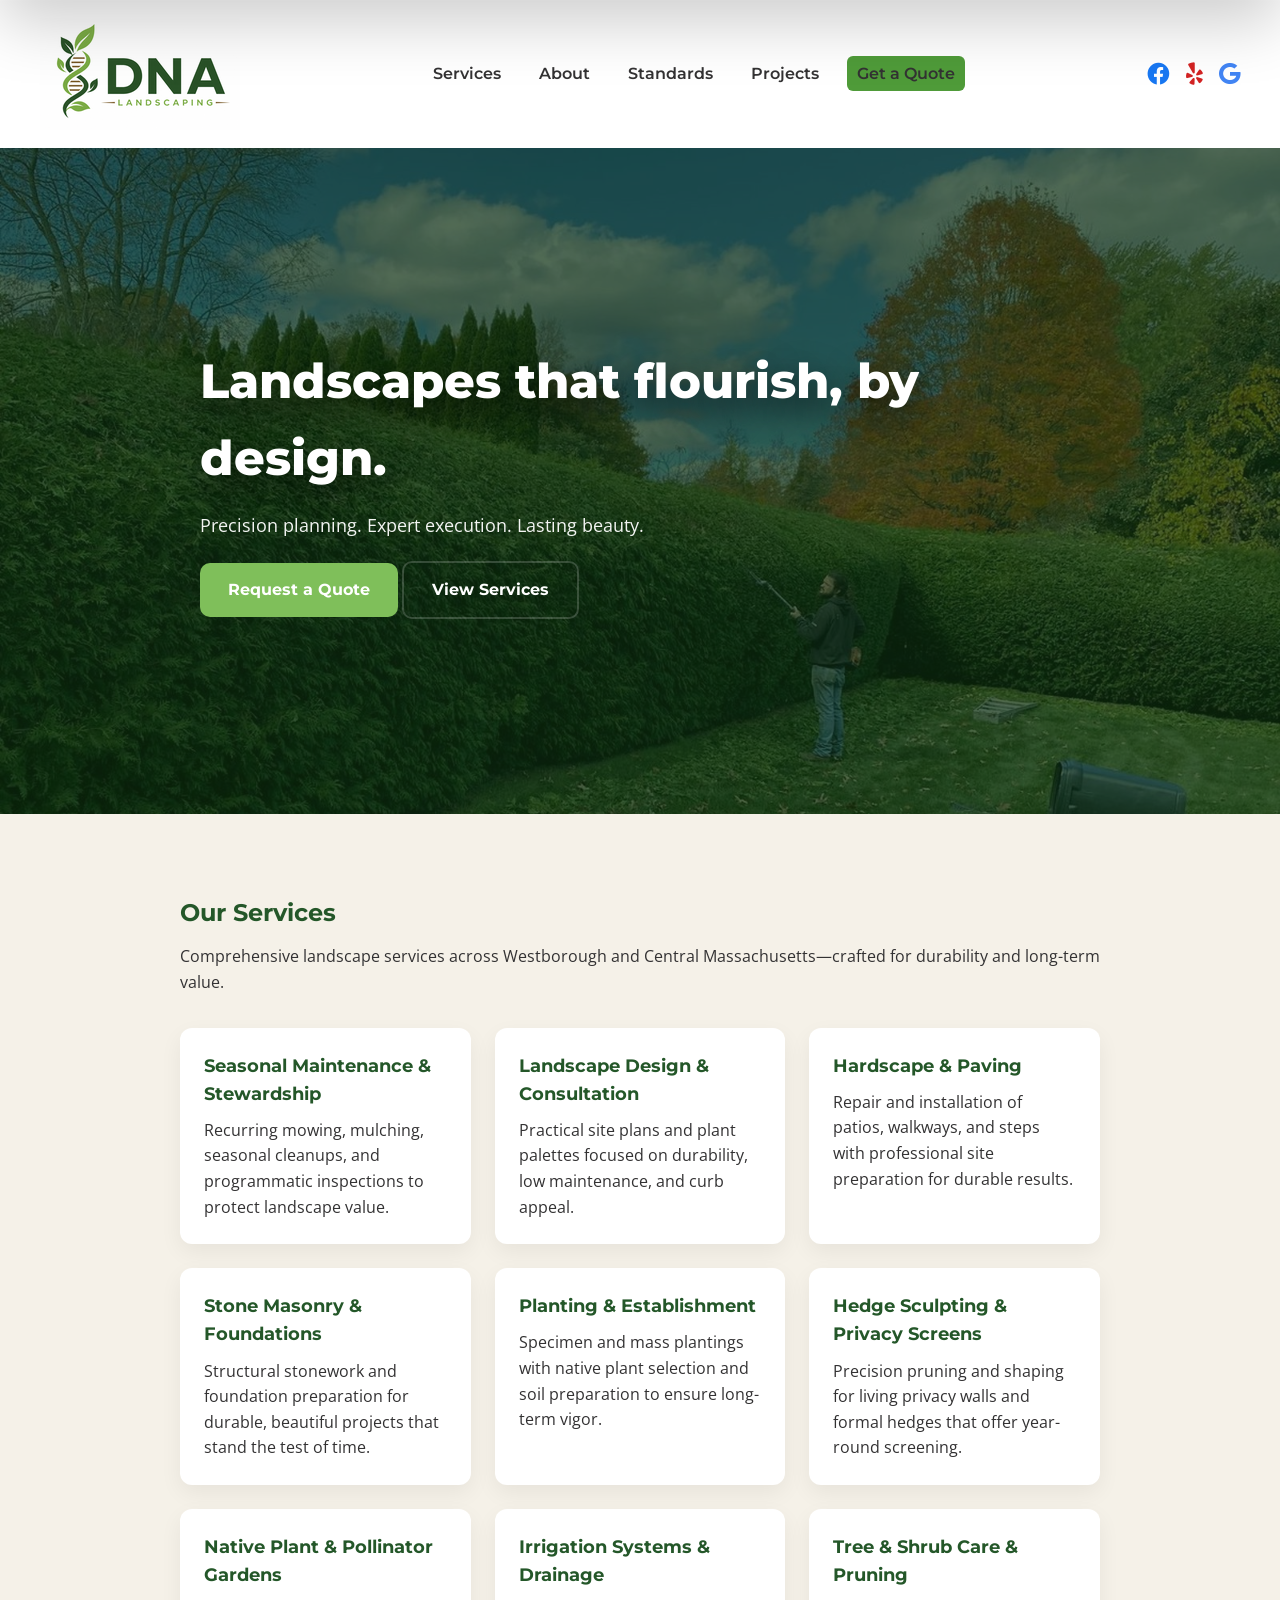
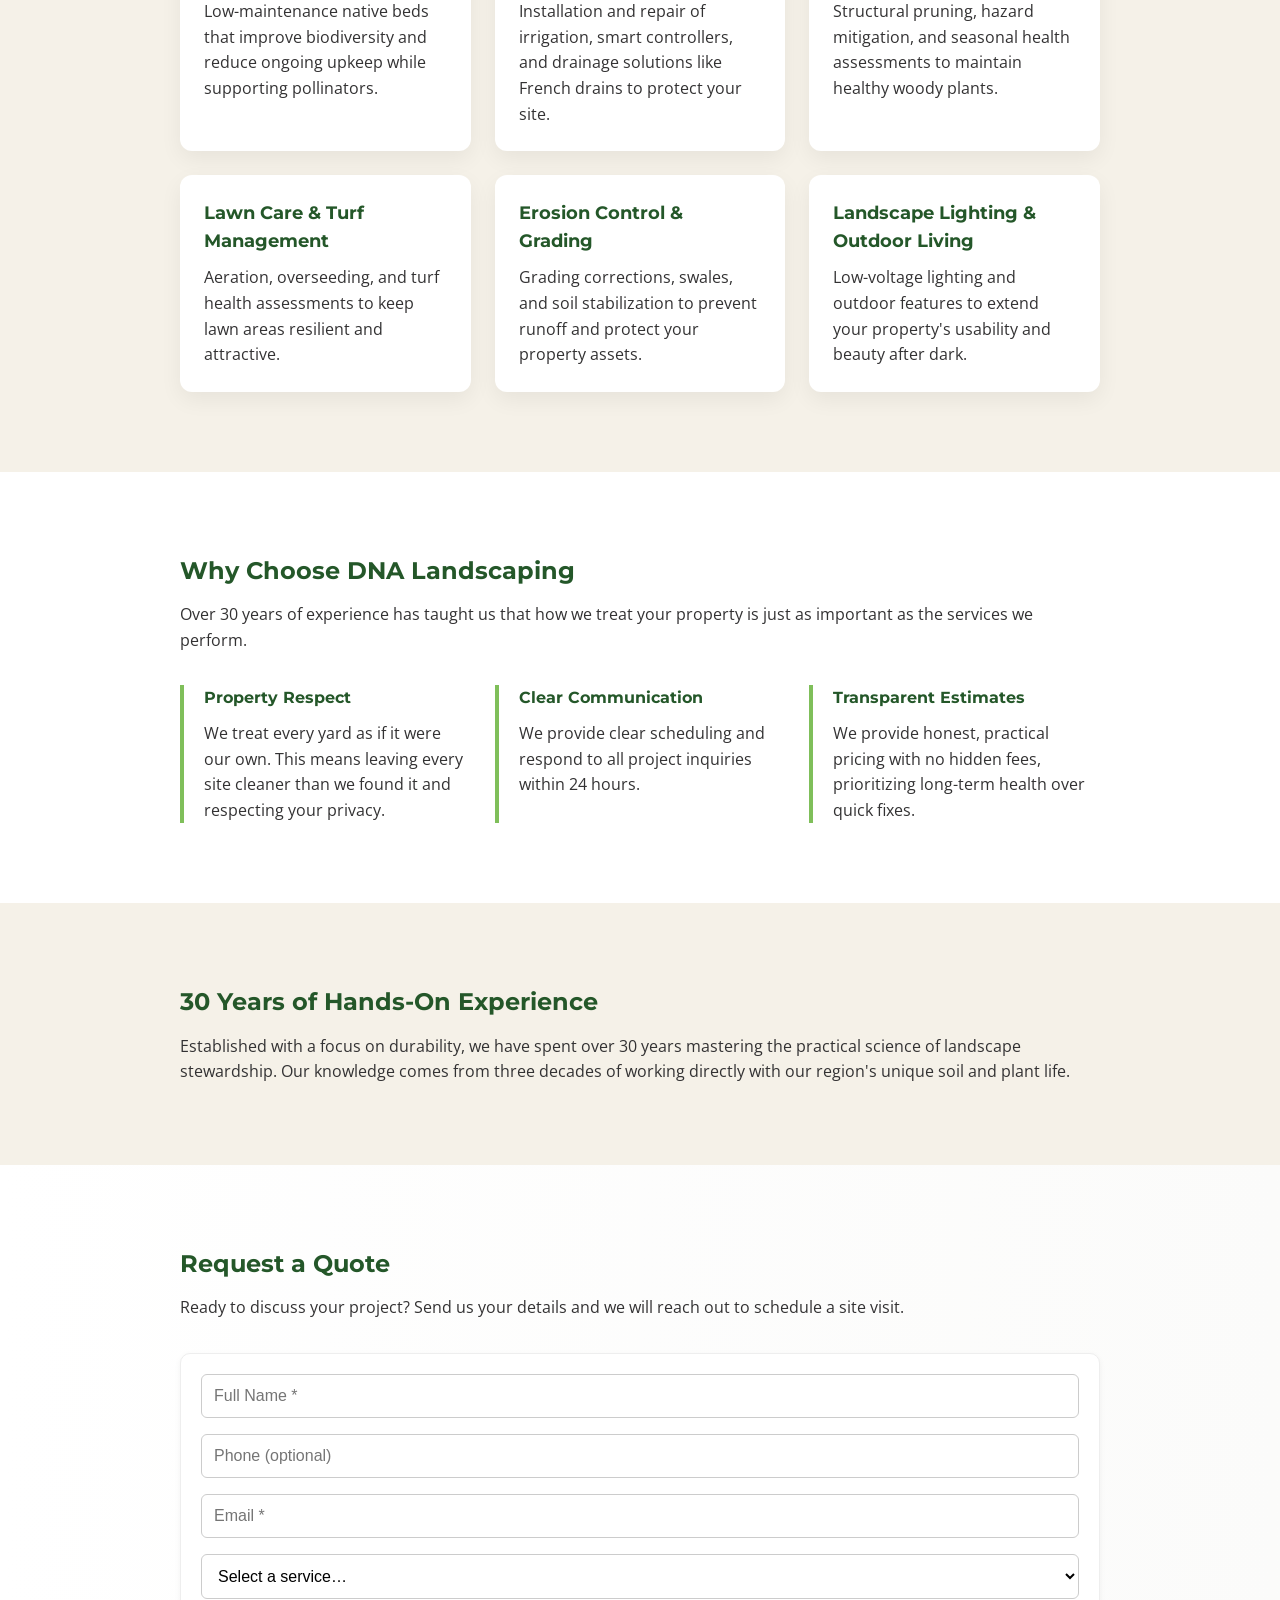
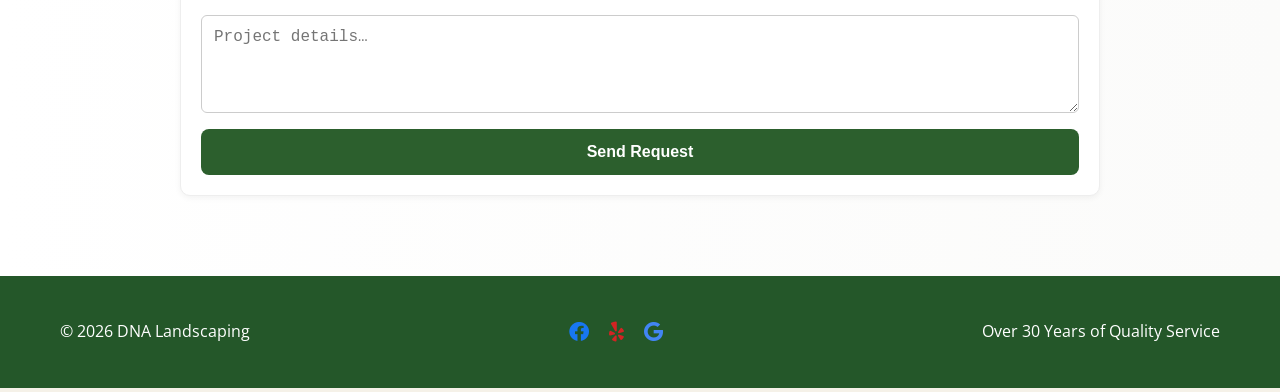
<file: index.html>
<!doctype html>
<html lang="en" class="no-js">
<head>
  <meta charset="utf-8" />
  <meta name="viewport" content="width=device-width, initial-scale=1" />
  <script>document.documentElement.className = document.documentElement.className.replace('no-js','js');</script>
  <title>Landscape Design, Hardscaping & Patios Westborough MA | DNA Landscaping</title>
  <meta name="description" content="DNA Landscaping provides premium landscape design, patio installation, hardscaping, and drainage solutions in Westborough & Central MA. 30+ years of expert service. Request a free quote.">
  <meta name="keywords" content="Landscaping Westborough MA, Stone Masonry Central MA, Hedge Sculpting Massachusetts, Privacy Hedges, Landscape Foundations, Hardscaping Westborough, DNA Landscaping">
  <meta name="author" content="DNA Landscaping">
  <meta name="robots" content="index, follow, max-image-preview:large, max-snippet:-1, max-video-preview:-1">
  <meta name="theme-color" content="#245729">
  <link rel="canonical" href="https://www.dnalandscapingco.com/">
  <meta property="og:type" content="website">
  <meta property="og:site_name" content="DNA Landscaping">
  <meta property="og:locale" content="en_US">
  <meta property="og:title" content="Landscaping &amp; Stone Masonry in Westborough, MA | DNA Landscaping">
  <meta property="og:description" content="Serving Westborough and all of Central Massachusetts with 30+ years of expert masonry, hardscaping, and privacy hedge sculpting.">
  <meta property="og:url" content="https://www.dnalandscapingco.com/">
  <meta property="og:image" content="https://www.dnalandscapingco.com/assets/images/og-cover.jpg">
  <meta property="og:image:width" content="1200">
  <meta property="og:image:height" content="630">
  <meta property="og:image:alt" content="DNA Landscaping — professionally sculpted privacy hedges in Central Massachusetts">
  <meta name="twitter:card" content="summary_large_image">
  <meta name="twitter:title" content="Landscaping &amp; Stone Masonry in Westborough, MA | DNA Landscaping">
  <meta name="twitter:description" content="30+ years of expert masonry, hardscaping, and privacy hedge sculpting across Central Massachusetts.">
  <meta name="twitter:image" content="https://www.dnalandscapingco.com/assets/images/og-cover.jpg">
  <meta name="twitter:image:alt" content="DNA Landscaping — professionally sculpted privacy hedges in Central Massachusetts">
  <link rel="icon" type="image/png" href="/favicons/favicon-96x96.png" sizes="96x96">
  <link rel="icon" type="image/svg+xml" href="/favicons/favicon.svg">
  <link rel="shortcut icon" href="/favicons/favicon.ico">
  <link rel="apple-touch-icon" sizes="180x180" href="/favicons/apple-touch-icon.png">
  <link rel="manifest" href="/favicons/site.webmanifest">
  <link rel="preconnect" href="https://fonts.googleapis.com">
  <link rel="preconnect" href="https://fonts.gstatic.com" crossorigin>
  <link rel="preload" as="image" href="dna_landscaping_brand_assets/web_optimized/hero_1600.webp" type="image/webp">
  <link href="https://fonts.googleapis.com/css2?family=Montserrat:wght@600;700;800&family=Open+Sans:wght@400;600&display=swap" rel="stylesheet">
  <link rel="stylesheet" href="https://cdnjs.cloudflare.com/ajax/libs/font-awesome/6.0.0/css/all.min.css">
  <link rel="stylesheet" href="brand_styles.css" />
  <style>
    .social-icons { display:flex; align-items:center; gap:16px; }
    .social-icons a { color:var(--char); font-size:18px; transition:color 220ms; text-decoration:none; }
    .social-icons a:hover { color:var(--leaf-strong); }
    .social-icons a .fa-facebook { color:#1877F2; }
    .social-icons a .fa-yelp { color:#d32323; }
    .social-icons a .fa-google { color:#4285F4; }
    @media(max-width:640px){ .social-icons { display:none; } }
  </style>
  <script type="application/ld+json">
  {
    "@context": "https://schema.org",
    "@type": "LandscapingBusiness",
    "@id": "https://www.dnalandscapingco.com/#business",
    "name": "DNA Landscaping",
    "url": "https://www.dnalandscapingco.com/",
    "logo": "https://www.dnalandscapingco.com/dna_landscaping_brand_assets/logos/dna_primary_horizontal_400.png",
    "image": "https://www.dnalandscapingco.com/assets/images/og-cover.jpg",
    "telephone": "+1-774-696-7267",
    "email": "andrew@dnalandscapingco.com",
    "priceRange": "$$",
    "foundingDate": "1995",
    "description": "Over 30 years of landscape stewardship in Westborough, MA. Specializing in stone masonry, foundations, hardscaping, and large-scale privacy hedge sculpting.",
    "address": {
      "@type": "PostalAddress",
      "addressLocality": "Westborough",
      "addressRegion": "MA",
      "postalCode": "01581",
      "addressCountry": "US"
    },
    "areaServed": [
      { "@type": "City", "name": "Westborough" },
      { "@type": "AdministrativeArea", "name": "Central Massachusetts" }
    ],
    "knowsAbout": ["Stone Masonry", "Privacy Hedge Sculpting", "Hardscaping", "Landscape Design", "Irrigation", "Lawn Care"],
    "hasOfferCatalog": {
      "@type": "OfferCatalog",
      "name": "Landscaping Services",
      "itemListElement": [
        { "@type": "Offer", "itemOffered": { "@type": "Service", "name": "Stone Masonry & Foundations" } },
        { "@type": "Offer", "itemOffered": { "@type": "Service", "name": "Hedge Sculpting & Privacy Screens" } },
        { "@type": "Offer", "itemOffered": { "@type": "Service", "name": "Hardscape & Paving" } },
        { "@type": "Offer", "itemOffered": { "@type": "Service", "name": "Landscape Design & Consultation" } },
        { "@type": "Offer", "itemOffered": { "@type": "Service", "name": "Seasonal Maintenance & Stewardship" } }
      ]
    },
    "openingHoursSpecification": [
      { "@type": "OpeningHoursSpecification", "dayOfWeek": ["Monday","Tuesday","Wednesday","Thursday","Friday"], "opens": "07:00", "closes": "17:00" },
      { "@type": "OpeningHoursSpecification", "dayOfWeek": "Saturday", "opens": "08:00", "closes": "14:00" }
    ]
  }
  </script>
  <script type="application/ld+json">
  {
    "@context": "https://schema.org",
    "@type": "WebSite",
    "name": "DNA Landscaping",
    "url": "https://www.dnalandscapingco.com/",
    "publisher": { "@id": "https://www.dnalandscapingco.com/#business" }
  }
  </script>
</head>
<body>
  <a class="skip-link" href="#main-content">Skip to main content</a>
  <header class="site-header" id="site-header">
    <div class="container header-row">
      <a class="brand" href="/" aria-label="DNA Landscaping Home">
        <img class="logo" src="dna_landscaping_brand_assets/logos/dna_primary_horizontal_200.png" alt="DNA Landscaping logo" fetchpriority="high" decoding="async">
      </a>
      <nav class="main-nav" aria-label="Main navigation">
        <ul>
          <li><a href="/services/" class="nav-link">Services</a></li>
          <li><a href="#about" class="nav-link">About</a></li>
          <li><a href="#standards" class="nav-link">Standards</a></li>
          <li><a href="projects.html" class="nav-link">Projects</a></li>
          <li><a class="contact-cta nav-link" href="#contact">Get a Quote</a></li>
        </ul>
      </nav>
      <div class="social-icons">
        <a href="https://www.facebook.com/DNAlandscapingco" target="_blank" aria-label="Facebook"><i class="fab fa-facebook fa-lg"></i></a>
        <a href="https://www.yelp.com/biz/dna-landscaping-westborough" target="_blank" aria-label="Yelp"><i class="fab fa-yelp fa-lg"></i></a>
        <a href="https://g.page/r/Cfc1ltPDd40gEBM/review" target="_blank" aria-label="Google Reviews"><i class="fab fa-google fa-lg"></i></a>
      </div>
      <button class="mobile-menu-button" id="mobile-menu-button" aria-controls="mobile-nav" aria-expanded="false" aria-label="Open menu">
        <svg width="28" height="28" viewBox="0 0 24 24" aria-hidden="true" focusable="false">
          <path class="ham-top" d="M3 7h18" stroke="currentColor" stroke-width="2" stroke-linecap="round"></path>
          <path class="ham-mid" d="M3 12h18" stroke="currentColor" stroke-width="2" stroke-linecap="round"></path>
          <path class="ham-btm" d="M3 17h18" stroke="currentColor" stroke-width="2" stroke-linecap="round"></path>
        </svg>
      </button>
    </div>
  </header>

  <div id="mobile-nav" class="mobile-nav" aria-hidden="true" role="dialog" aria-label="Mobile navigation">
    <div class="mobile-overlay" id="mobile-overlay" tabindex="-1" aria-hidden="true"></div>
    <div class="mobile-panel" role="document" aria-modal="true">
      <div class="mobile-panel-inner">
        <button class="mobile-close" id="mobile-close" aria-label="Close menu">&times;</button>
        <ul>
          <li><a href="/services/" class="mobile-nav-link">Services</a></li>
          <li><a href="#about" class="mobile-nav-link">About</a></li>
          <li><a href="#standards" class="mobile-nav-link">Standards</a></li>
          <li><a href="projects.html" class="mobile-nav-link">Projects</a></li>
          <li><a class="mobile-contact" href="#contact">Get a Quote</a></li>
        </ul>
      </div>
    </div>
  </div>

  <main id="main-content">
    <section class="hero" aria-label="Hero">
      <div class="hero-inner container">
        <div class="hero-text reveal-on-load">
          <h1 class="hero-title" data-text="Landscapes that flourish, by design.">Landscapes that flourish, by design.</h1>
          <p class="hero-sub">Precision planning. Expert execution. Lasting beauty.</p>
          <div class="hero-ctas">
            <a class="btn btn-primary" href="#contact">Request a Quote</a>
            <a class="btn btn-ghost" href="#services">View Services</a>
          </div>
        </div>
      </div>
    </section>

    <section id="services" class="content-section">
      <div class="container narrow">
        <h2 class="reveal-on-scroll">Our Services</h2>
        <p class="reveal-on-scroll">Comprehensive landscape services across Westborough and Central Massachusetts—crafted for durability and long-term value.</p>
        <div class="service-cards" aria-label="Service offerings">
          <article class="service-card reveal-on-scroll"><h3>Seasonal Maintenance & Stewardship</h3><p>Recurring mowing, mulching, seasonal cleanups, and programmatic inspections to protect landscape value.</p></article>
          <article class="service-card reveal-on-scroll"><h3>Landscape Design & Consultation</h3><p>Practical site plans and plant palettes focused on durability, low maintenance, and curb appeal.</p></article>
          <article class="service-card reveal-on-scroll"><h3>Hardscape & Paving</h3><p>Repair and installation of patios, walkways, and steps with professional site preparation for durable results.</p></article>
          <article class="service-card reveal-on-scroll"><h3>Stone Masonry & Foundations</h3><p>Structural stonework and foundation preparation for durable, beautiful projects that stand the test of time.</p></article>
          <article class="service-card reveal-on-scroll"><h3>Planting & Establishment</h3><p>Specimen and mass plantings with native plant selection and soil preparation to ensure long-term vigor.</p></article>
          <article class="service-card reveal-on-scroll"><h3>Hedge Sculpting & Privacy Screens</h3><p>Precision pruning and shaping for living privacy walls and formal hedges that offer year-round screening.</p></article>
          <article class="service-card reveal-on-scroll"><h3>Native Plant & Pollinator Gardens</h3><p>Low-maintenance native beds that improve biodiversity and reduce ongoing upkeep while supporting pollinators.</p></article>
          <article class="service-card reveal-on-scroll"><h3>Irrigation Systems & Drainage</h3><p>Installation and repair of irrigation, smart controllers, and drainage solutions like French drains to protect your site.</p></article>
          <article class="service-card reveal-on-scroll"><h3>Tree & Shrub Care & Pruning</h3><p>Structural pruning, hazard mitigation, and seasonal health assessments to maintain healthy woody plants.</p></article>
          <article class="service-card reveal-on-scroll"><h3>Lawn Care & Turf Management</h3><p>Aeration, overseeding, and turf health assessments to keep lawn areas resilient and attractive.</p></article>
          <article class="service-card reveal-on-scroll"><h3>Erosion Control & Grading</h3><p>Grading corrections, swales, and soil stabilization to prevent runoff and protect your property assets.</p></article>
          <article class="service-card reveal-on-scroll"><h3>Landscape Lighting & Outdoor Living</h3><p>Low-voltage lighting and outdoor features to extend your property's usability and beauty after dark.</p></article>
        </div>
      </div>
    </section>

    <section id="standards" class="content-section bg-soft">
      <div class="container narrow">
        <h2 class="reveal-on-scroll">Why Choose DNA Landscaping</h2>
        <p class="reveal-on-scroll" style="margin-bottom:32px;">Over 30 years of experience has taught us that how we treat your property is just as important as the services we perform.</p>
        <div class="service-cards" style="grid-template-columns:repeat(auto-fit, minmax(280px, 1fr));">
          <div class="reveal-on-scroll" style="border-left:4px solid var(--leaf);padding-left:20px;"><h4 style="font-family:'Montserrat';color:var(--forest);margin-bottom:10px;">Property Respect</h4><p>We treat every yard as if it were our own. This means leaving every site cleaner than we found it and respecting your privacy.</p></div>
          <div class="reveal-on-scroll" style="border-left:4px solid var(--leaf);padding-left:20px;"><h4 style="font-family:'Montserrat';color:var(--forest);margin-bottom:10px;">Clear Communication</h4><p>We provide clear scheduling and respond to all project inquiries within 24 hours.</p></div>
          <div class="reveal-on-scroll" style="border-left:4px solid var(--leaf);padding-left:20px;"><h4 style="font-family:'Montserrat';color:var(--forest);margin-bottom:10px;">Transparent Estimates</h4><p>We provide honest, practical pricing with no hidden fees, prioritizing long-term health over quick fixes.</p></div>
        </div>
      </div>
    </section>

    <section id="about" class="content-section">
      <div class="container narrow">
        <h2 class="reveal-on-scroll">30 Years of Hands-On Experience</h2>
        <p class="reveal-on-scroll">Established with a focus on durability, we have spent over 30 years mastering the practical science of landscape stewardship. Our knowledge comes from three decades of working directly with our region's unique soil and plant life.</p>
      </div>
    </section>

    <section id="contact" class="content-section bg-accent">
      <div class="container narrow">
        <h2 class="reveal-on-scroll">Request a Quote</h2>
        <p class="reveal-on-scroll" style="margin-bottom:32px;">Ready to discuss your project? Send us your details and we will reach out to schedule a site visit.</p>
        <form action="https://formsubmit.co/andrew@dnalandscapingco.com" method="POST" style="background:#fff;border-radius:10px;padding:20px;box-shadow:0 2px 6px rgba(0,0,0,0.05);border:1px solid #eee;margin-top:20px;">
          <input type="hidden" name="_cc" value="dennis@dnalandscapingco.com">
          <input type="hidden" name="_subject" value="New DNA Landscaping Quote Request">
          <input type="hidden" name="_next" value="https://www.dnalandscapingco.com/thanks">
          <div style="display:grid;gap:16px;">
            <label for="cf-name" class="visually-hidden">Full Name</label>
            <input id="cf-name" name="name" type="text" autocomplete="name" placeholder="Full Name *" required style="padding:12px;border:1px solid #ccc;border-radius:6px;font-size:1rem;">
            <label for="cf-phone" class="visually-hidden">Phone (optional)</label>
            <input id="cf-phone" name="phone" type="tel" autocomplete="tel" placeholder="Phone (optional)" style="padding:12px;border:1px solid #ccc;border-radius:6px;font-size:1rem;">
            <label for="cf-email" class="visually-hidden">Email</label>
            <input id="cf-email" name="email" type="email" autocomplete="email" placeholder="Email *" required style="padding:12px;border:1px solid #ccc;border-radius:6px;font-size:1rem;">
            <label for="cf-service" class="visually-hidden">Service needed</label>
            <select id="cf-service" name="service" required style="padding:12px;border:1px solid #ccc;border-radius:6px;font-size:1rem;background:#fff;">
              <option value="" disabled selected>Select a service…</option>
              <option value="maintenance">Maintenance</option>
              <option value="hardscape">Hardscape</option>
              <option value="planting">Planting</option>
              <option value="other">Other</option>
            </select>
            <label for="cf-message" class="visually-hidden">Project details</label>
            <textarea id="cf-message" name="message" rows="4" placeholder="Project details…" required style="padding:12px;border:1px solid #ccc;border-radius:6px;font-size:1rem;"></textarea>
            <button type="submit" style="background:#2C5F2D;color:#fff;border:none;padding:14px;border-radius:8px;font-weight:bold;font-size:1rem;cursor:pointer;">Send Request</button>
          </div>
        </form>
      </div>
    </section>
  </main>

  <footer class="site-footer">
    <div class="container footer-row">
      <div class="footer-left">© <span id="year"></span> DNA Landscaping</div>
      <div class="social-icons" style="gap:20px;">
        <a href="https://www.facebook.com/DNAlandscapingco" target="_blank" aria-label="Facebook" style="color:white;font-size:20px;"><i class="fab fa-facebook"></i></a>
        <a href="https://www.yelp.com/biz/dna-landscaping-westborough" target="_blank" aria-label="Yelp" style="color:white;font-size:20px;"><i class="fab fa-yelp"></i></a>
        <a href="https://g.page/r/Cfc1ltPDd40gEBM/review" target="_blank" aria-label="Google Reviews" style="color:white;font-size:20px;"><i class="fab fa-google"></i></a>
      </div>
      <div class="footer-right">Over 30 Years of Quality Service</div>
    </div>
  </footer>

  <script>
    document.getElementById('year').textContent = new Date().getFullYear();
    function scrollToTarget(targetId) {
      const target = document.getElementById(targetId);
      if (!target) return;
      const header = document.getElementById('site-header');
      const headerHeight = header ? header.getBoundingClientRect().height : 0;
      const offsetTop = target.getBoundingClientRect().top + window.pageYOffset - headerHeight - 24;
      window.scrollTo({ top: offsetTop, behavior: 'smooth' });
    }
    document.querySelectorAll('a[href^="#"]').forEach(anchor => {
      anchor.addEventListener('click', function(e) {
        const href = this.getAttribute('href');
        if (href && href.startsWith('#')) { e.preventDefault(); scrollToTarget(href.substring(1)); }
      });
    });
    window.addEventListener('load', () => {
      document.querySelectorAll('.reveal-on-load').forEach(el => el.classList.add('reveal'));
    });
    (function(){
      const observer = new IntersectionObserver((entries) => {
        entries.forEach(entry => { if (entry.isIntersecting) { entry.target.classList.add('reveal'); observer.unobserve(entry.target); } });
      }, { threshold: 0.1 });
      document.querySelectorAll('.reveal-on-scroll').forEach(el => observer.observe(el));
    })();
    (function(){
      const openClass = 'mobile-open';
      const button = document.getElementById('mobile-menu-button');
      const mobileNav = document.getElementById('mobile-nav');
      const overlay = document.getElementById('mobile-overlay');
      const closeBtn = document.getElementById('mobile-close');
      function setOpen(isOpen) {
        button.setAttribute('aria-expanded', String(isOpen));
        mobileNav.setAttribute('aria-hidden', String(!isOpen));
        document.documentElement.classList.toggle(openClass, isOpen);
        document.body.style.overflow = isOpen ? 'hidden' : '';
      }
      button.addEventListener('click', () => setOpen(button.getAttribute('aria-expanded') !== 'true'));
      closeBtn.addEventListener('click', () => setOpen(false));
      overlay.addEventListener('click', () => setOpen(false));
      mobileNav.querySelectorAll('a[href^="#"]').forEach(link => {
        link.addEventListener('click', function(e) {
          const href = this.getAttribute('href');
          if (href && href.startsWith('#')) { e.preventDefault(); setOpen(false); setTimeout(() => scrollToTarget(href.substring(1)), 260); }
        });
      });
    })();
  </script>
</body>
</html>
</file>
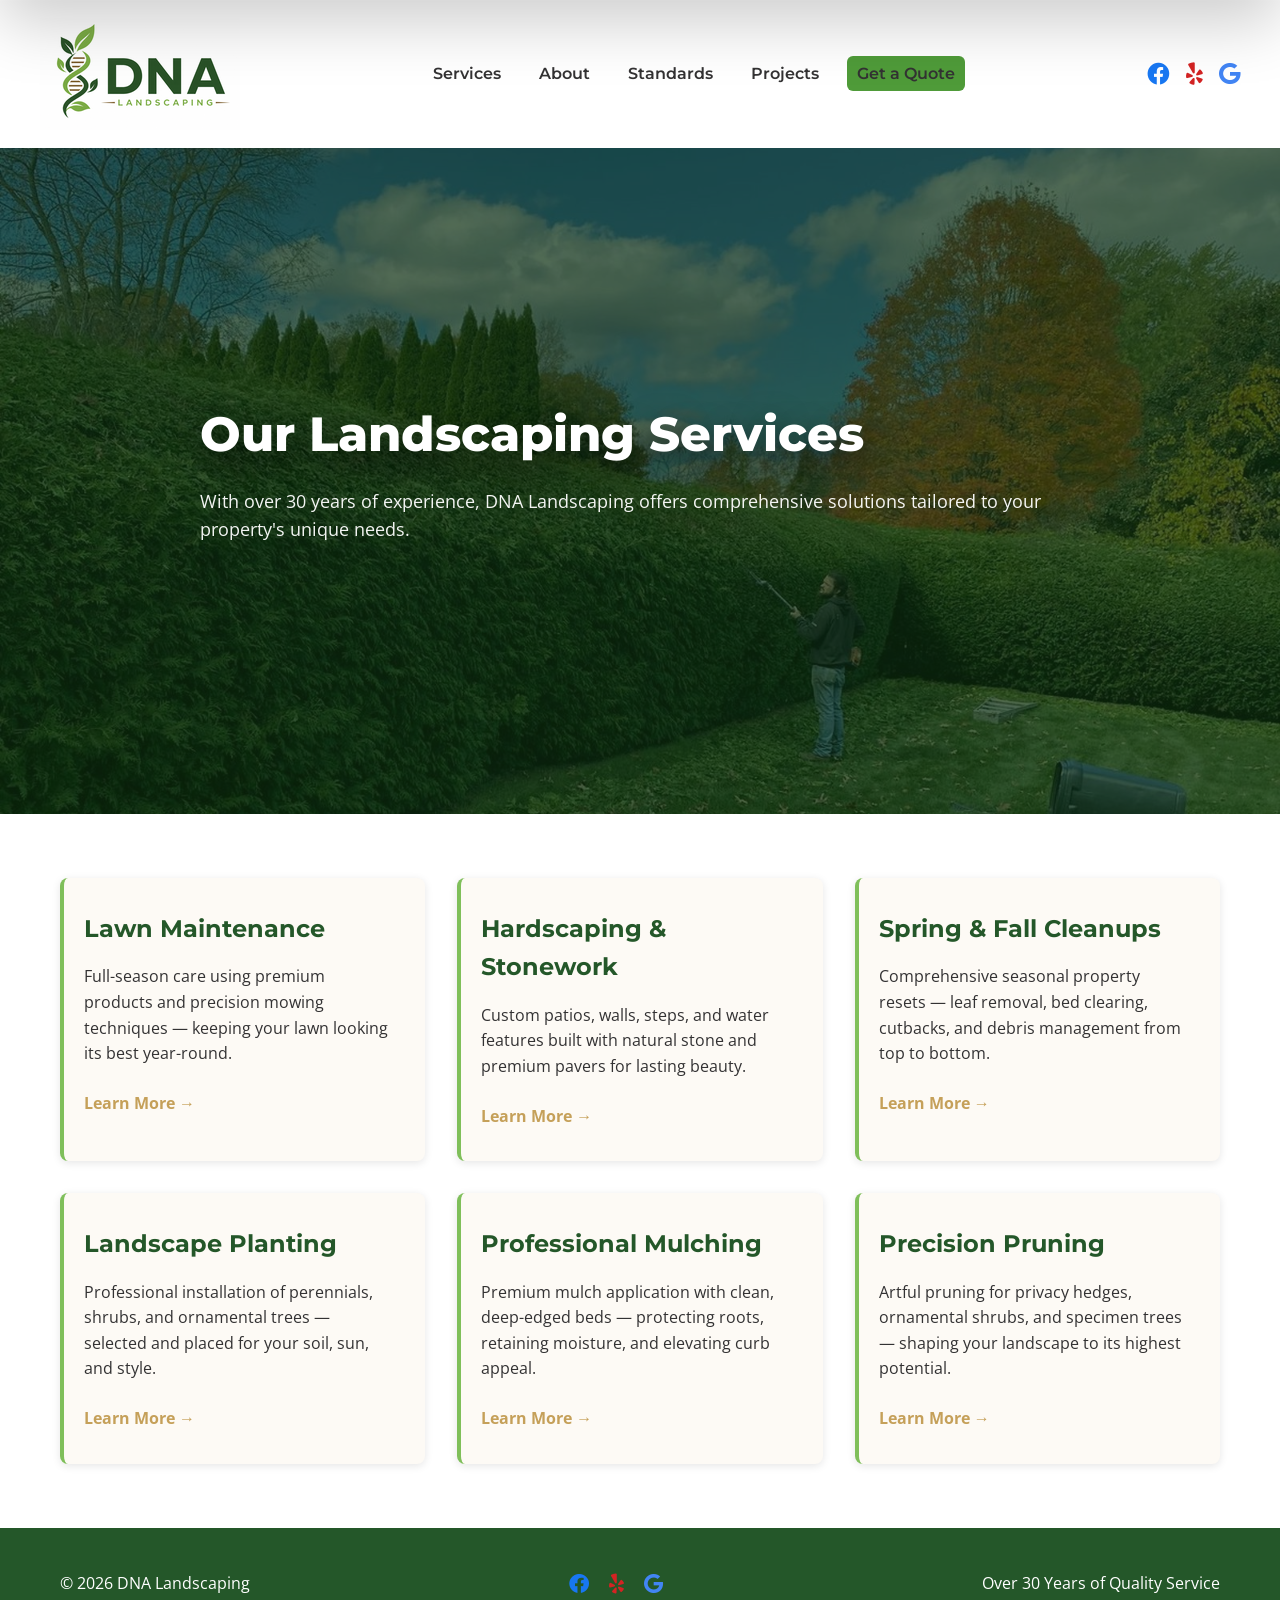
<file: services/index.html>
<!doctype html>
<html lang="en" class="no-js">
<head>
  <meta charset="utf-8" />
  <meta name="viewport" content="width=device-width, initial-scale=1" />
  <script>document.documentElement.className = document.documentElement.className.replace('no-js','js');</script>
  <title>Landscaping Services | DNA Landscaping</title>
  <meta name="author" content="DNA Landscaping">
  <meta name="robots" content="index, follow, max-image-preview:large, max-snippet:-1, max-video-preview:-1">
  <meta name="theme-color" content="#245729">
  <meta property="og:type" content="website">
  <meta property="og:site_name" content="DNA Landscaping">
  <meta property="og:locale" content="en_US">
  <meta property="og:title" content="Landscaping Services | DNA Landscaping">
  <meta property="og:image" content="https://www.dnalandscapingco.com/assets/images/og-cover.jpg">
  <meta property="og:image:width" content="1200">
  <meta property="og:image:height" content="630">
  <meta name="twitter:card" content="summary_large_image">
  <meta name="twitter:title" content="Landscaping Services | DNA Landscaping">
  <meta name="twitter:image" content="https://www.dnalandscapingco.com/assets/images/og-cover.jpg">
  <link rel="icon" type="image/png" href="/favicons/favicon-96x96.png" sizes="96x96">
  <link rel="icon" type="image/svg+xml" href="/favicons/favicon.svg">
  <link rel="shortcut icon" href="/favicons/favicon.ico">
  <link rel="apple-touch-icon" sizes="180x180" href="/favicons/apple-touch-icon.png">
  <link rel="manifest" href="/favicons/site.webmanifest">
  <link rel="preconnect" href="https://fonts.googleapis.com">
  <link rel="preconnect" href="https://fonts.gstatic.com" crossorigin>
  <link href="https://fonts.googleapis.com/css2?family=Montserrat:wght@600;700;800&family=Open+Sans:wght@400;600&display=swap" rel="stylesheet">
  <link rel="stylesheet" href="https://cdnjs.cloudflare.com/ajax/libs/font-awesome/6.0.0/css/all.min.css">
  <link rel="stylesheet" href="/brand_styles.css" />
  <style>
    .social-icons { display:flex; align-items:center; gap:16px; }
    .social-icons a { color:var(--char); font-size:18px; transition:color 220ms; text-decoration:none; }
    .social-icons a:hover { color:var(--leaf-strong); }
    .social-icons a .fa-facebook { color:#1877F2; }
    .social-icons a .fa-yelp { color:#d32323; }
    .social-icons a .fa-google { color:#4285F4; }
    @media(max-width:640px){ .social-icons { display:none; } }
  </style>
</head>
<body>
  <a class="skip-link" href="#main-content">Skip to main content</a>
  <header class="site-header" id="site-header">
    <div class="container header-row">
      <a class="brand" href="/" aria-label="DNA Landscaping Home">
        <img class="logo" src="/dna_landscaping_brand_assets/logos/dna_primary_horizontal_200.png" alt="DNA Landscaping logo" fetchpriority="high" decoding="async">
      </a>
      <nav class="main-nav" aria-label="Main navigation">
        <ul>
          <li><a href="/services/" class="nav-link">Services</a></li>
          <li><a href="/index.html#about" class="nav-link">About</a></li>
          <li><a href="/index.html#standards" class="nav-link">Standards</a></li>
          <li><a href="/projects.html" class="nav-link">Projects</a></li>
          <li><a class="contact-cta nav-link" href="/index.html#contact">Get a Quote</a></li>
        </ul>
      </nav>
      <div class="social-icons">
        <a href="https://www.facebook.com/DNAlandscapingco" target="_blank" aria-label="Facebook"><i class="fab fa-facebook fa-lg"></i></a>
        <a href="https://www.yelp.com/biz/dna-landscaping-westborough" target="_blank" aria-label="Yelp"><i class="fab fa-yelp fa-lg"></i></a>
        <a href="https://g.page/r/Cfc1ltPDd40gEBM/review" target="_blank" aria-label="Google Reviews"><i class="fab fa-google fa-lg"></i></a>
      </div>
      <button class="mobile-menu-button" id="mobile-menu-button" aria-controls="mobile-nav" aria-expanded="false" aria-label="Open menu">
        <svg width="28" height="28" viewBox="0 0 24 24" aria-hidden="true" focusable="false">
          <path class="ham-top" d="M3 7h18" stroke="currentColor" stroke-width="2" stroke-linecap="round"></path>
          <path class="ham-mid" d="M3 12h18" stroke="currentColor" stroke-width="2" stroke-linecap="round"></path>
          <path class="ham-btm" d="M3 17h18" stroke="currentColor" stroke-width="2" stroke-linecap="round"></path>
        </svg>
      </button>
    </div>
  </header>

  <div id="mobile-nav" class="mobile-nav" aria-hidden="true" role="dialog" aria-label="Mobile navigation">
    <div class="mobile-overlay" id="mobile-overlay" tabindex="-1" aria-hidden="true"></div>
    <div class="mobile-panel" role="document" aria-modal="true">
      <div class="mobile-panel-inner">
        <button class="mobile-close" id="mobile-close" aria-label="Close menu">&times;</button>
        <ul>
          <li><a href="/services/" class="mobile-nav-link">Services</a></li>
          <li><a href="/index.html#about" class="mobile-nav-link">About</a></li>
          <li><a href="/index.html#standards" class="mobile-nav-link">Standards</a></li>
          <li><a href="/projects.html" class="mobile-nav-link">Projects</a></li>
          <li><a class="mobile-contact" href="/index.html#contact">Get a Quote</a></li>
        </ul>
      </div>
    </div>
  </div>

  <main id="main-content">
    <section class="hero" aria-label="Hero">
      <div class="hero-inner container">
        <div class="hero-text reveal-on-load">
          <h1 class="hero-title" data-text="Our Landscaping Services">Our Landscaping Services</h1>
          <p class="hero-sub">With over 30 years of experience, DNA Landscaping offers comprehensive solutions tailored to your property's unique needs.</p>
        </div>
      </div>
    </section>


        <section style="padding: 4rem 0; background: white;">
            <div class="container">
                <div style="display: grid; grid-template-columns: repeat(auto-fit, minmax(300px, 1fr)); gap: 2rem;">

                    <article style="background: #fdfaf5; border-radius: 8px; padding: 2rem; box-shadow: 0 2px 8px rgba(0,0,0,0.1); border-left: 4px solid var(--leaf); padding-left: 20px;">
                        <h2 style="font-family: 'Montserrat'; color: #245729; margin-bottom: 1rem;">Lawn Maintenance</h2>
                        <p style="margin-bottom: 1.5rem; line-height: 1.6;">Full-season care using premium products and precision mowing techniques — keeping your lawn looking its best year-round.</p>
                        <a href="lawn-care.html" style="color: #c5a059; font-weight: bold; text-decoration: none;">Learn More →</a>
                    </article>

                    <article style="background: #fdfaf5; border-radius: 8px; padding: 2rem; box-shadow: 0 2px 8px rgba(0,0,0,0.1); border-left: 4px solid var(--leaf); padding-left: 20px;">
                        <h2 style="font-family: 'Montserrat'; color: #245729; margin-bottom: 1rem;">Hardscaping & Stonework</h2>
                        <p style="margin-bottom: 1.5rem; line-height: 1.6;">Custom patios, walls, steps, and water features built with natural stone and premium pavers for lasting beauty.</p>
                        <a href="hardscaping.html" style="color: #c5a059; font-weight: bold; text-decoration: none;">Learn More →</a>
                    </article>

                    <article style="background: #fdfaf5; border-radius: 8px; padding: 2rem; box-shadow: 0 2px 8px rgba(0,0,0,0.1); border-left: 4px solid var(--leaf); padding-left: 20px;">
                        <h2 style="font-family: 'Montserrat'; color: #245729; margin-bottom: 1rem;">Spring & Fall Cleanups</h2>
                        <p style="margin-bottom: 1.5rem; line-height: 1.6;">Comprehensive seasonal property resets — leaf removal, bed clearing, cutbacks, and debris management from top to bottom.</p>
                        <a href="cleanups.html" style="color: #c5a059; font-weight: bold; text-decoration: none;">Learn More →</a>
                    </article>

                    <article style="background: #fdfaf5; border-radius: 8px; padding: 2rem; box-shadow: 0 2px 8px rgba(0,0,0,0.1); border-left: 4px solid var(--leaf); padding-left: 20px;">
                        <h2 style="font-family: 'Montserrat'; color: #245729; margin-bottom: 1rem;">Landscape Planting</h2>
                        <p style="margin-bottom: 1.5rem; line-height: 1.6;">Professional installation of perennials, shrubs, and ornamental trees — selected and placed for your soil, sun, and style.</p>
                        <a href="planting.html" style="color: #c5a059; font-weight: bold; text-decoration: none;">Learn More →</a>
                    </article>

                    <article style="background: #fdfaf5; border-radius: 8px; padding: 2rem; box-shadow: 0 2px 8px rgba(0,0,0,0.1); border-left: 4px solid var(--leaf); padding-left: 20px;">
                        <h2 style="font-family: 'Montserrat'; color: #245729; margin-bottom: 1rem;">Professional Mulching</h2>
                        <p style="margin-bottom: 1.5rem; line-height: 1.6;">Premium mulch application with clean, deep-edged beds — protecting roots, retaining moisture, and elevating curb appeal.</p>
                        <a href="mulching.html" style="color: #c5a059; font-weight: bold; text-decoration: none;">Learn More →</a>
                    </article>

                    <article style="background: #fdfaf5; border-radius: 8px; padding: 2rem; box-shadow: 0 2px 8px rgba(0,0,0,0.1); border-left: 4px solid var(--leaf); padding-left: 20px;">
                        <h2 style="font-family: 'Montserrat'; color: #245729; margin-bottom: 1rem;">Precision Pruning</h2>
                        <p style="margin-bottom: 1.5rem; line-height: 1.6;">Artful pruning for privacy hedges, ornamental shrubs, and specimen trees — shaping your landscape to its highest potential.</p>
                        <a href="hedge-sculpting.html" style="color: #c5a059; font-weight: bold; text-decoration: none;">Learn More →</a>
                    </article>

                </div>
            </div>
        </section>
    </main>

  <footer class="site-footer">
    <div class="container footer-row">
      <div class="footer-left">&copy; <span id="year"></span> DNA Landscaping</div>
      <div class="social-icons" style="gap:20px;">
        <a href="https://www.facebook.com/DNAlandscapingco" target="_blank" aria-label="Facebook" style="color:white;font-size:20px;"><i class="fab fa-facebook"></i></a>
        <a href="https://www.yelp.com/biz/dna-landscaping-westborough" target="_blank" aria-label="Yelp" style="color:white;font-size:20px;"><i class="fab fa-yelp"></i></a>
        <a href="https://g.page/r/Cfc1ltPDd40gEBM/review" target="_blank" aria-label="Google Reviews" style="color:white;font-size:20px;"><i class="fab fa-google"></i></a>
      </div>
      <div class="footer-right">Over 30 Years of Quality Service</div>
    </div>
  </footer>

  <script>
    document.getElementById('year').textContent = new Date().getFullYear();
    function scrollToTarget(targetId) {
      const target = document.getElementById(targetId);
      if (!target) return;
      const header = document.getElementById('site-header');
      const headerHeight = header ? header.getBoundingClientRect().height : 0;
      const offsetTop = target.getBoundingClientRect().top + window.pageYOffset - headerHeight - 24;
      window.scrollTo({ top: offsetTop, behavior: 'smooth' });
    }
    document.querySelectorAll('a[href^="#"]').forEach(anchor => {
      anchor.addEventListener('click', function(e) {
        const href = this.getAttribute('href');
        if (href && href.startsWith('#')) { e.preventDefault(); scrollToTarget(href.substring(1)); }
      });
    });
    window.addEventListener('load', () => {
      document.querySelectorAll('.reveal-on-load').forEach(el => el.classList.add('reveal'));
    });
    (function(){
      const observer = new IntersectionObserver((entries) => {
        entries.forEach(entry => { if (entry.isIntersecting) { entry.target.classList.add('reveal'); observer.unobserve(entry.target); } });
      }, { threshold: 0.1 });
      document.querySelectorAll('.reveal-on-scroll').forEach(el => observer.observe(el));
    })();
    (function(){
      const openClass = 'mobile-open';
      const button = document.getElementById('mobile-menu-button');
      const mobileNav = document.getElementById('mobile-nav');
      const overlay = document.getElementById('mobile-overlay');
      const closeBtn = document.getElementById('mobile-close');
      if (!button || !mobileNav) return;
      function setOpen(isOpen) {
        button.setAttribute('aria-expanded', String(isOpen));
        mobileNav.setAttribute('aria-hidden', String(!isOpen));
        document.documentElement.classList.toggle(openClass, isOpen);
        document.body.style.overflow = isOpen ? 'hidden' : '';
      }
      button.addEventListener('click', () => setOpen(button.getAttribute('aria-expanded') !== 'true'));
      closeBtn.addEventListener('click', () => setOpen(false));
      overlay.addEventListener('click', () => setOpen(false));
      mobileNav.querySelectorAll('a[href^="#"]').forEach(link => {
        link.addEventListener('click', function(e) {
          const href = this.getAttribute('href');
          if (href && href.startsWith('#')) { e.preventDefault(); setOpen(false); setTimeout(() => scrollToTarget(href.substring(1)), 260); }
        });
      });
    })();
  </script>
</body>
</html>
</file>
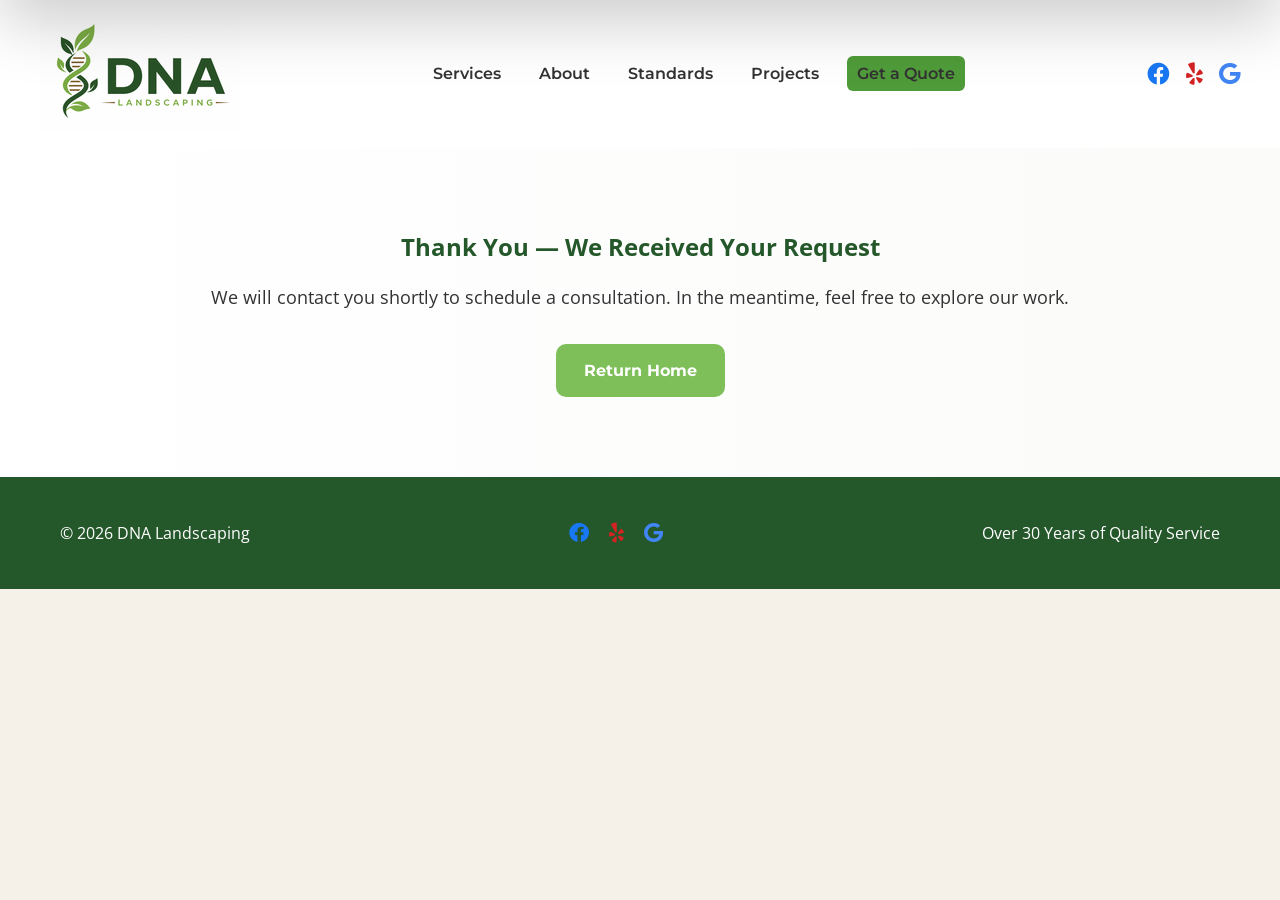
<file: thanks/index.html>
<!doctype html>
<html lang="en" class="no-js">
<head>
  <meta charset="utf-8" />
  <meta name="viewport" content="width=device-width, initial-scale=1" />
  <script>document.documentElement.className = document.documentElement.className.replace('no-js','js');</script>
  <title>Thank You | DNA Landscaping</title>
  <meta name="description" content="Thank you for contacting DNA Landscaping. We received your request and will be in touch shortly.">
  <meta name="author" content="DNA Landscaping">
  <meta name="robots" content="noindex, nofollow">
  <meta name="theme-color" content="#245729">
  <meta property="og:type" content="website">
  <meta property="og:site_name" content="DNA Landscaping">
  <meta property="og:locale" content="en_US">
  <meta property="og:title" content="Thank You | DNA Landscaping">
  <meta property="og:description" content="Thank you for contacting DNA Landscaping. We will be in touch shortly.">
  <link rel="icon" type="image/png" href="/favicons/favicon-96x96.png" sizes="96x96">
  <link rel="icon" type="image/svg+xml" href="/favicons/favicon.svg">
  <link rel="shortcut icon" href="/favicons/favicon.ico">
  <link rel="apple-touch-icon" sizes="180x180" href="/favicons/apple-touch-icon.png">
  <link rel="manifest" href="/favicons/site.webmanifest">
  <link rel="preconnect" href="https://fonts.googleapis.com">
  <link rel="preconnect" href="https://fonts.gstatic.com" crossorigin>
  <link href="https://fonts.googleapis.com/css2?family=Montserrat:wght@600;700;800&family=Open+Sans:wght@400;600&display=swap" rel="stylesheet">
  <link rel="stylesheet" href="https://cdnjs.cloudflare.com/ajax/libs/font-awesome/6.0.0/css/all.min.css">
  <link rel="stylesheet" href="/brand_styles.css" />
  <style>
    .social-icons { display:flex; align-items:center; gap:16px; }
    .social-icons a { color:var(--char); font-size:18px; transition:color 220ms; text-decoration:none; }
    .social-icons a:hover { color:var(--leaf-strong); }
    .social-icons a .fa-facebook { color:#1877F2; }
    .social-icons a .fa-yelp { color:#d32323; }
    .social-icons a .fa-google { color:#4285F4; }
    @media(max-width:640px){ .social-icons { display:none; } }
  </style>
</head>
<body>
  <a class="skip-link" href="#main-content">Skip to main content</a>
  <header class="site-header" id="site-header">
    <div class="container header-row">
      <a class="brand" href="/" aria-label="DNA Landscaping Home">
        <img class="logo" src="/dna_landscaping_brand_assets/logos/dna_primary_horizontal_200.png" alt="DNA Landscaping logo" fetchpriority="high" decoding="async">
      </a>
      <nav class="main-nav" aria-label="Main navigation">
        <ul>
          <li><a href="/services/" class="nav-link">Services</a></li>
          <li><a href="/index.html#about" class="nav-link">About</a></li>
          <li><a href="/index.html#standards" class="nav-link">Standards</a></li>
          <li><a href="/projects.html" class="nav-link">Projects</a></li>
          <li><a class="contact-cta nav-link" href="/index.html#contact">Get a Quote</a></li>
        </ul>
      </nav>
      <div class="social-icons">
        <a href="https://www.facebook.com/DNAlandscapingco" target="_blank" aria-label="Facebook"><i class="fab fa-facebook fa-lg"></i></a>
        <a href="https://www.yelp.com/biz/dna-landscaping-westborough" target="_blank" aria-label="Yelp"><i class="fab fa-yelp fa-lg"></i></a>
        <a href="https://g.page/r/Cfc1ltPDd40gEBM/review" target="_blank" aria-label="Google Reviews"><i class="fab fa-google fa-lg"></i></a>
      </div>
      <button class="mobile-menu-button" id="mobile-menu-button" aria-controls="mobile-nav" aria-expanded="false" aria-label="Open menu">
        <svg width="28" height="28" viewBox="0 0 24 24" aria-hidden="true" focusable="false">
          <path class="ham-top" d="M3 7h18" stroke="currentColor" stroke-width="2" stroke-linecap="round"></path>
          <path class="ham-mid" d="M3 12h18" stroke="currentColor" stroke-width="2" stroke-linecap="round"></path>
          <path class="ham-btm" d="M3 17h18" stroke="currentColor" stroke-width="2" stroke-linecap="round"></path>
        </svg>
      </button>
    </div>
  </header>

  <div id="mobile-nav" class="mobile-nav" aria-hidden="true" role="dialog" aria-label="Mobile navigation">
    <div class="mobile-overlay" id="mobile-overlay" tabindex="-1" aria-hidden="true"></div>
    <div class="mobile-panel" role="document" aria-modal="true">
      <div class="mobile-panel-inner">
        <button class="mobile-close" id="mobile-close" aria-label="Close menu">&times;</button>
        <ul>
          <li><a href="/services/" class="mobile-nav-link">Services</a></li>
          <li><a href="/index.html#about" class="mobile-nav-link">About</a></li>
          <li><a href="/index.html#standards" class="mobile-nav-link">Standards</a></li>
          <li><a href="/projects.html" class="mobile-nav-link">Projects</a></li>
          <li><a class="mobile-contact" href="/index.html#contact">Get a Quote</a></li>
        </ul>
      </div>
    </div>
  </div>

  <main id="main-content">
    <section class="content-section bg-accent" style="text-align:center; padding:5rem 0;">
      <div class="container narrow">
        <h1 class="reveal-on-load" style="color:var(--forest); margin-bottom:1rem;">Thank You — We Received Your Request</h1>
        <p class="reveal-on-load" style="font-size:1.15rem; margin-bottom:2rem;">We will contact you shortly to schedule a consultation. In the meantime, feel free to explore our work.</p>
        <div class="reveal-on-load">
          <a class="btn btn-primary" href="/">Return Home</a>
        </div>
      </div>
    </section>
  </main>

  <footer class="site-footer">
    <div class="container footer-row">
      <div class="footer-left">&copy; <span id="year"></span> DNA Landscaping</div>
      <div class="social-icons" style="gap:20px;">
        <a href="https://www.facebook.com/DNAlandscapingco" target="_blank" aria-label="Facebook" style="color:white;font-size:20px;"><i class="fab fa-facebook"></i></a>
        <a href="https://www.yelp.com/biz/dna-landscaping-westborough" target="_blank" aria-label="Yelp" style="color:white;font-size:20px;"><i class="fab fa-yelp"></i></a>
        <a href="https://g.page/r/Cfc1ltPDd40gEBM/review" target="_blank" aria-label="Google Reviews" style="color:white;font-size:20px;"><i class="fab fa-google"></i></a>
      </div>
      <div class="footer-right">Over 30 Years of Quality Service</div>
    </div>
  </footer>

  <script>
    document.getElementById('year').textContent = new Date().getFullYear();
    window.addEventListener('load', () => {
      document.querySelectorAll('.reveal-on-load').forEach(el => el.classList.add('reveal'));
    });
    (function(){
      const openClass = 'mobile-open';
      const button = document.getElementById('mobile-menu-button');
      const mobileNav = document.getElementById('mobile-nav');
      const overlay = document.getElementById('mobile-overlay');
      const closeBtn = document.getElementById('mobile-close');
      if (!button || !mobileNav) return;
      function setOpen(isOpen) {
        button.setAttribute('aria-expanded', String(isOpen));
        mobileNav.setAttribute('aria-hidden', String(!isOpen));
        document.documentElement.classList.toggle(openClass, isOpen);
        document.body.style.overflow = isOpen ? 'hidden' : '';
      }
      button.addEventListener('click', () => setOpen(button.getAttribute('aria-expanded') !== 'true'));
      closeBtn.addEventListener('click', () => setOpen(false));
      overlay.addEventListener('click', () => setOpen(false));
    })();
  </script>
</body>
</html>
</file>
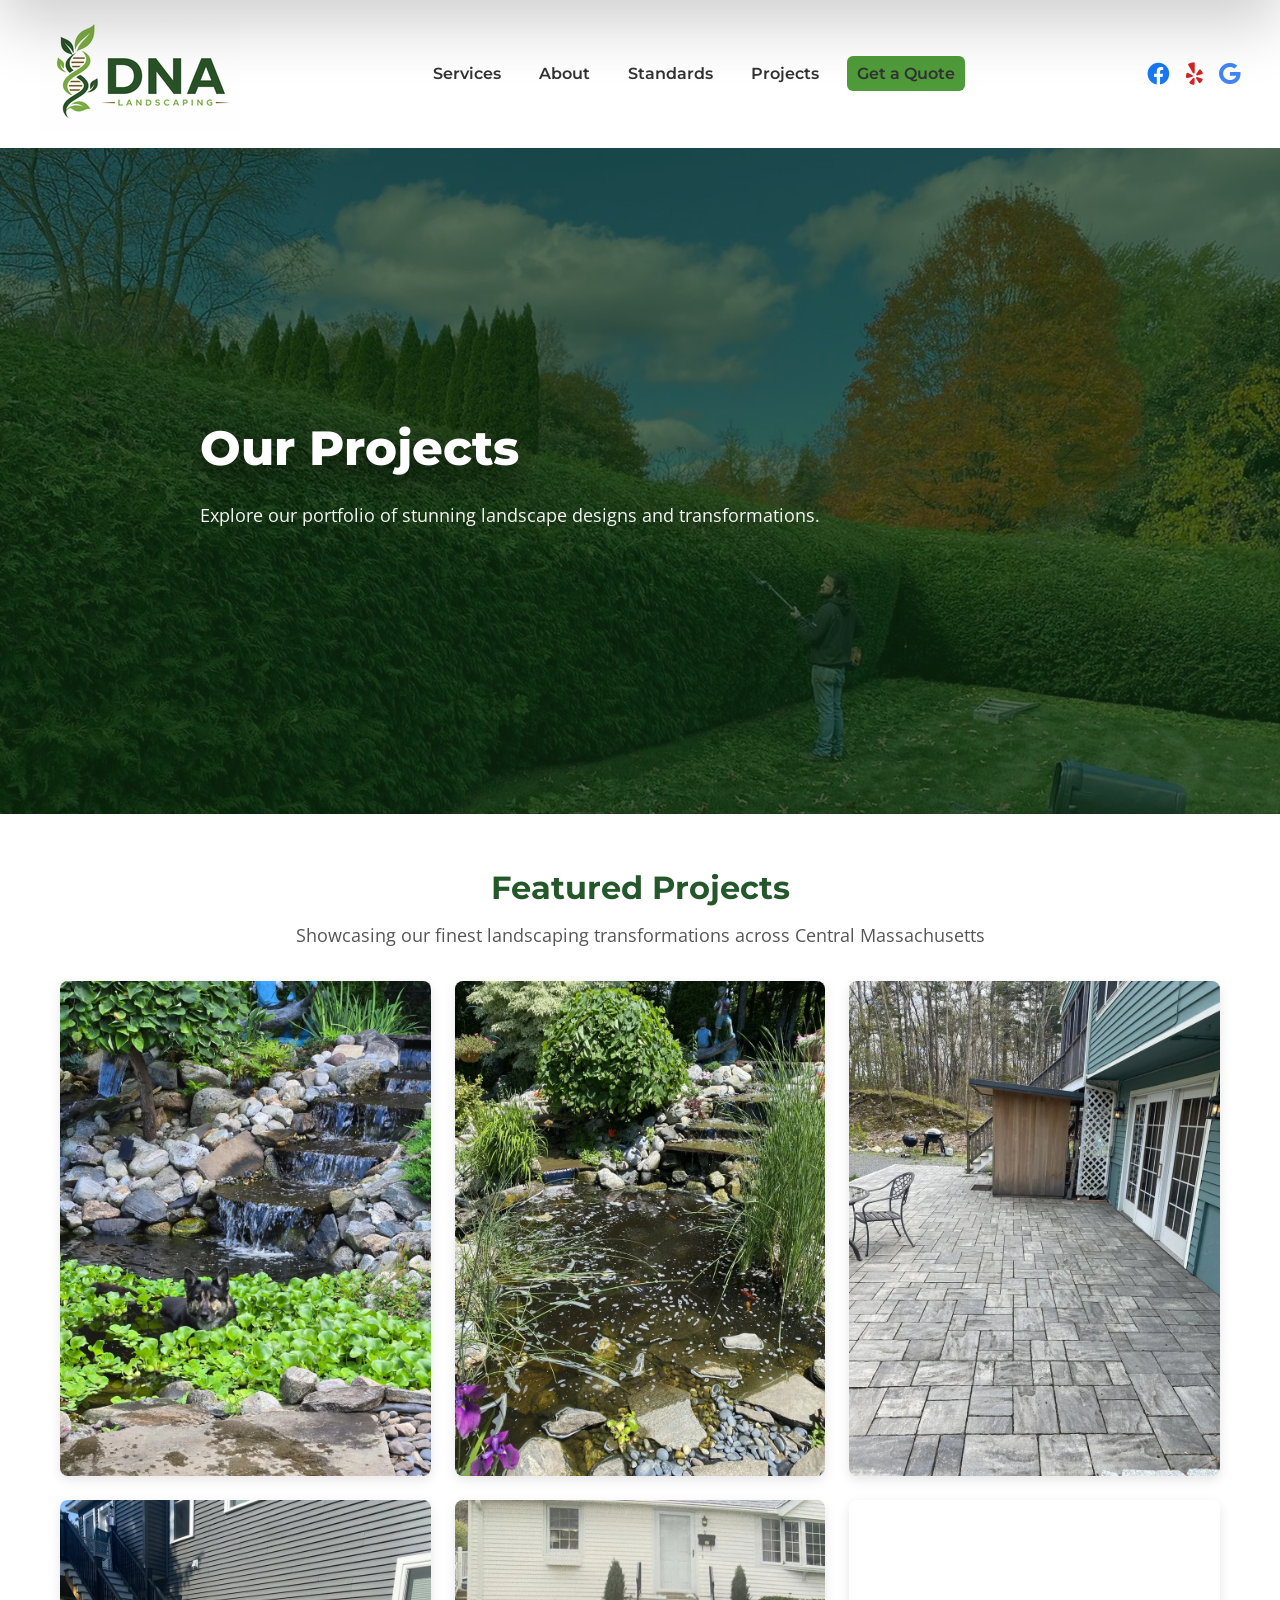
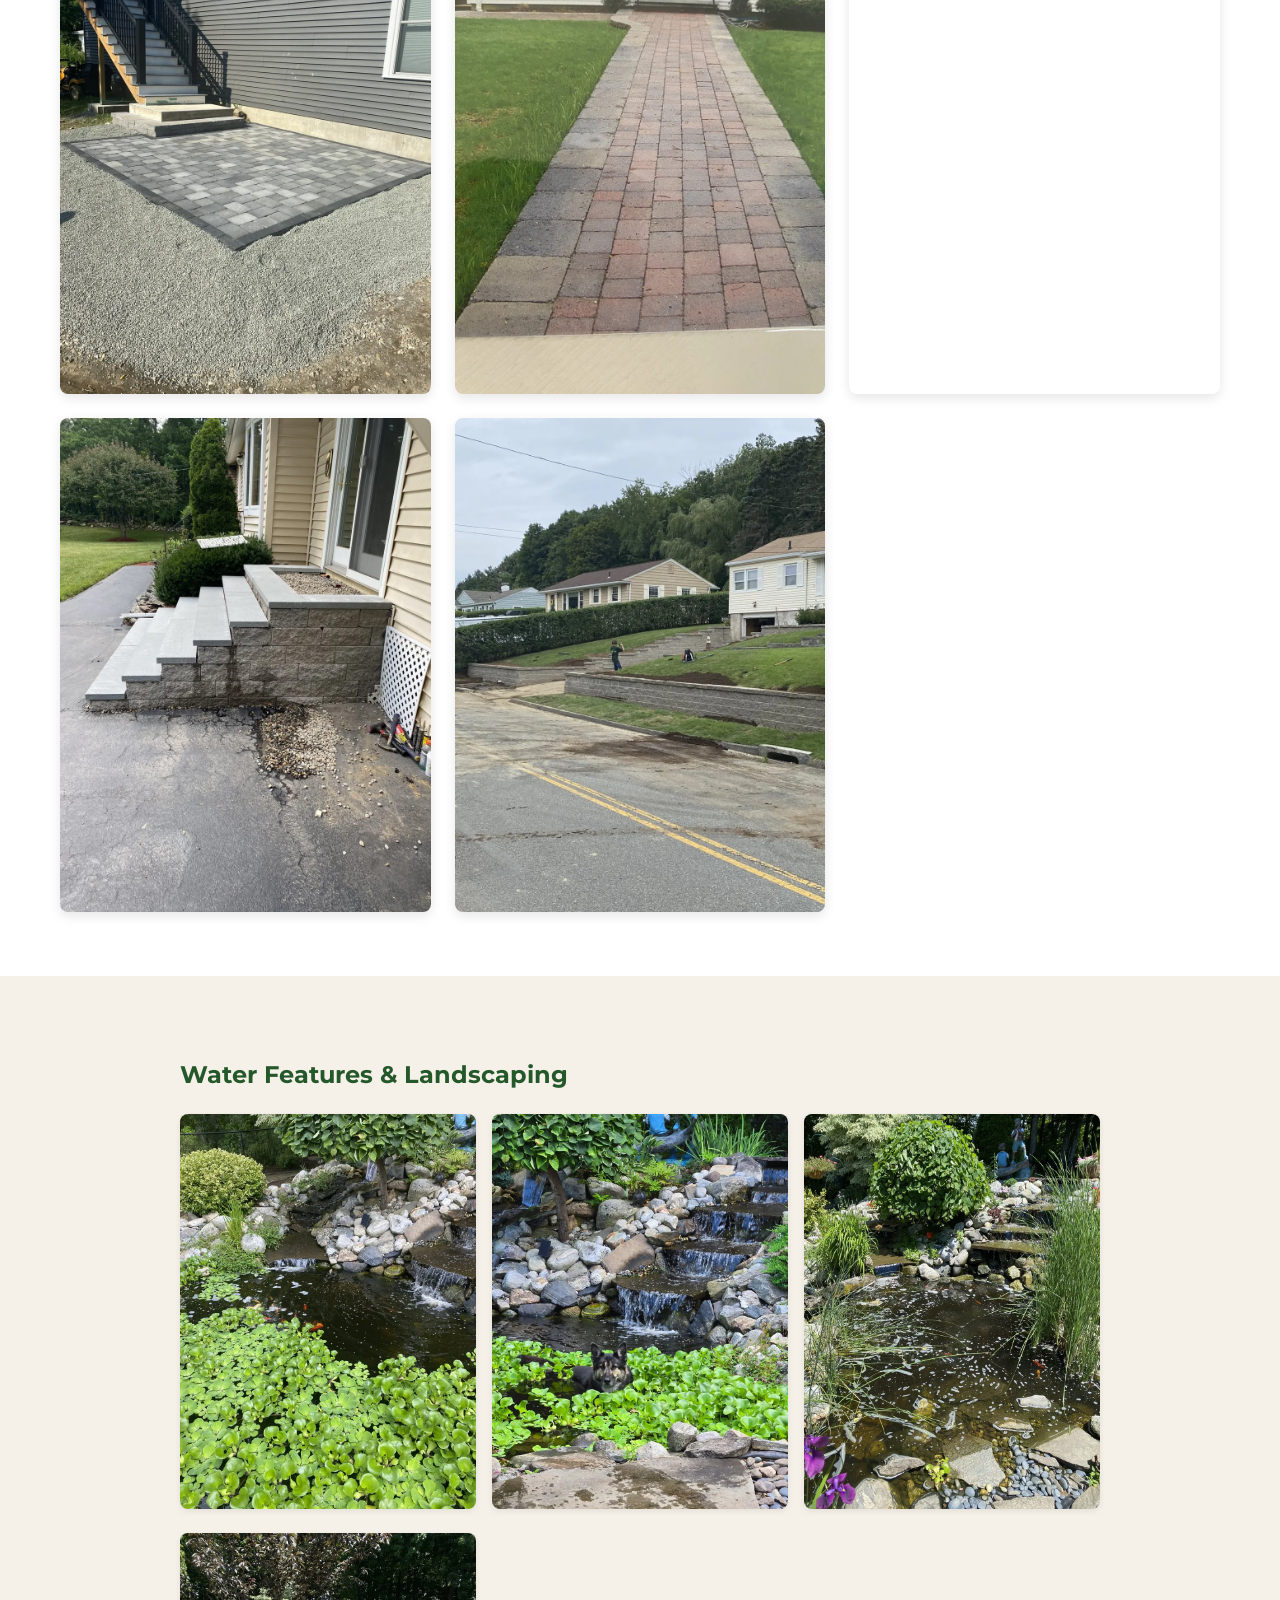
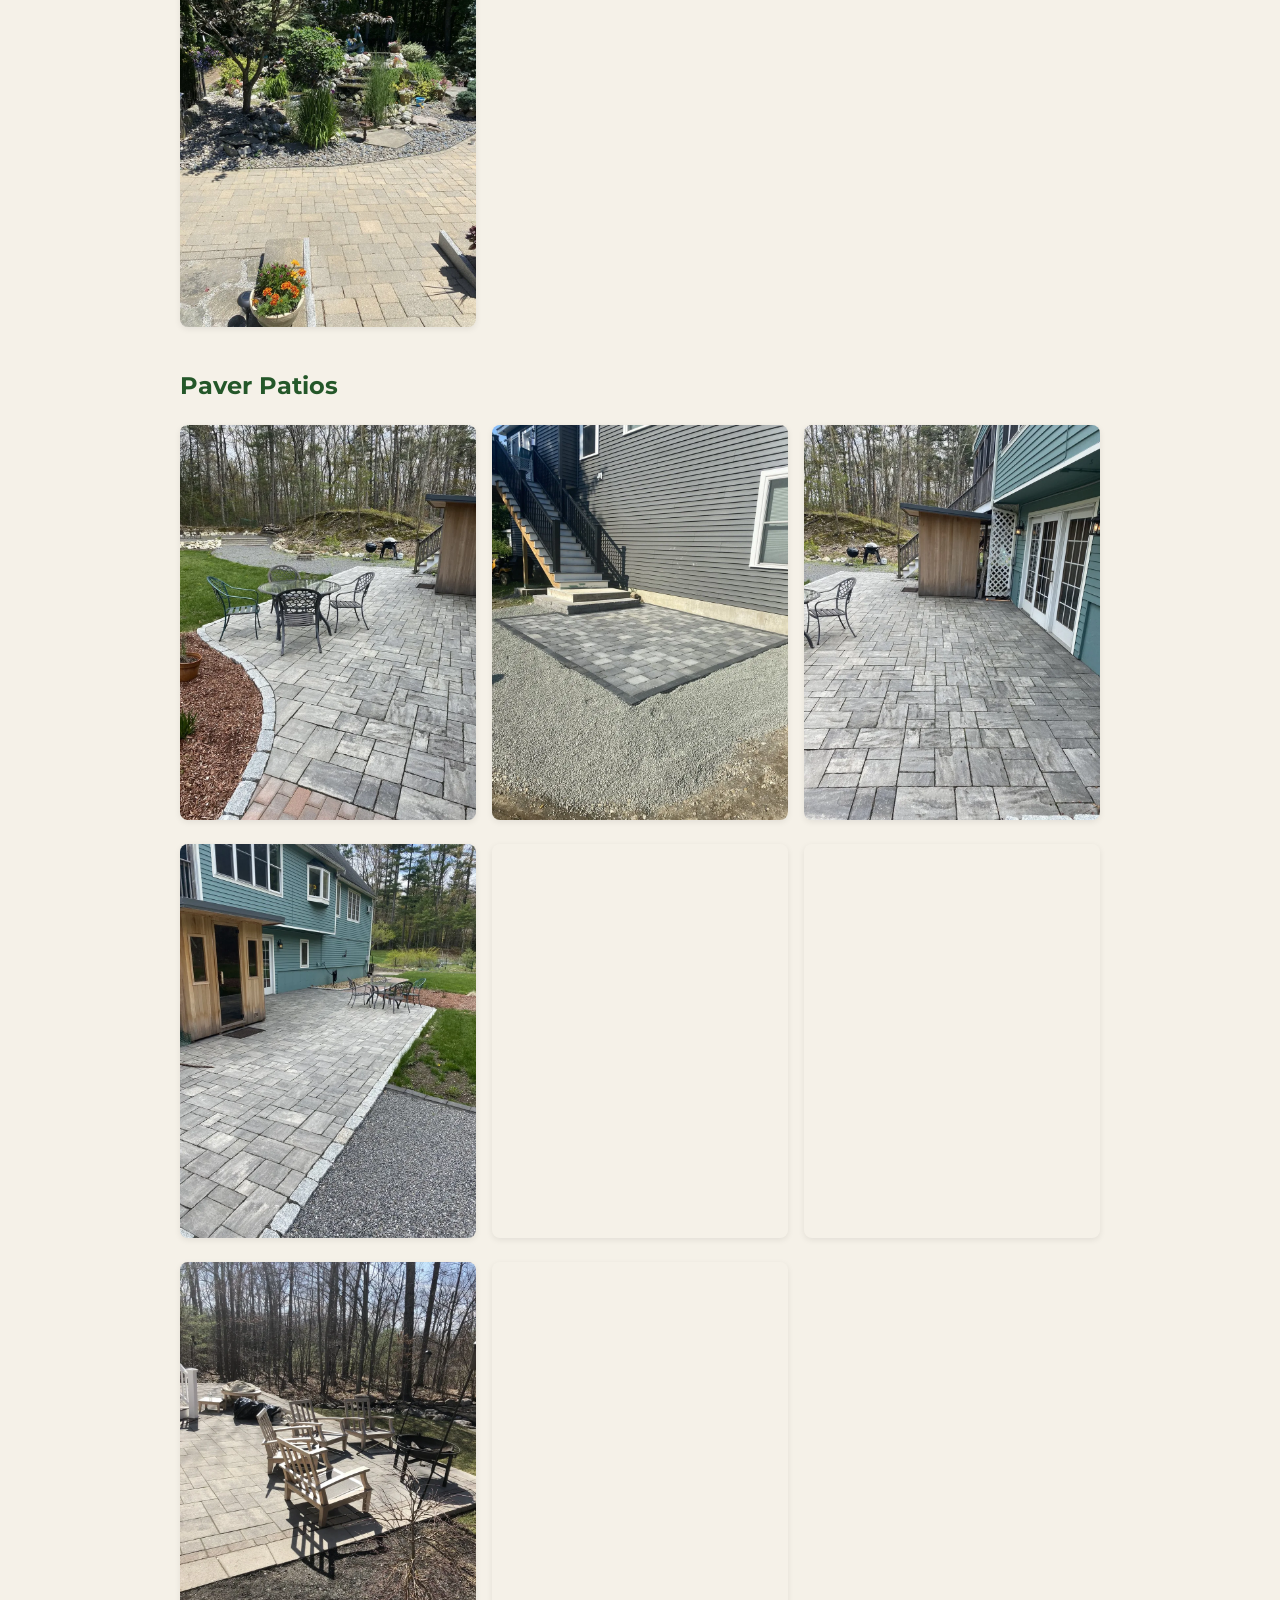
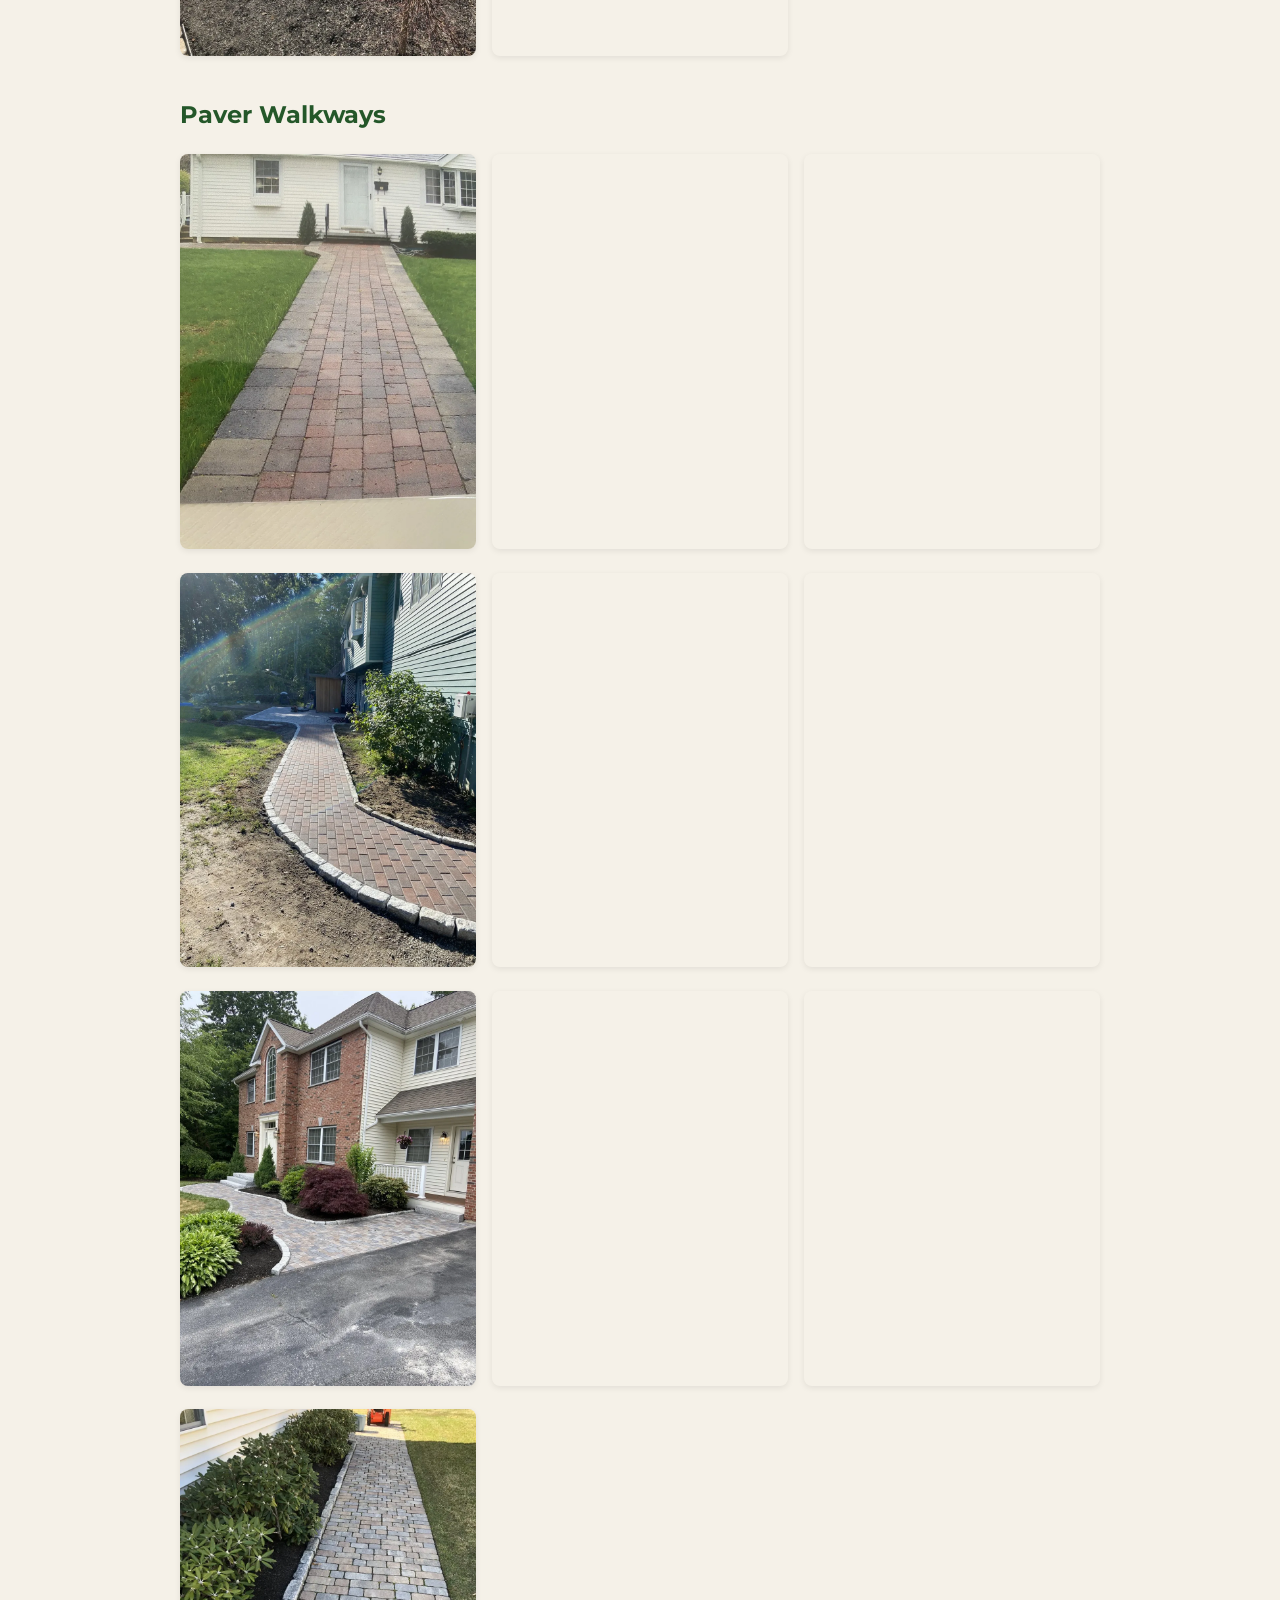
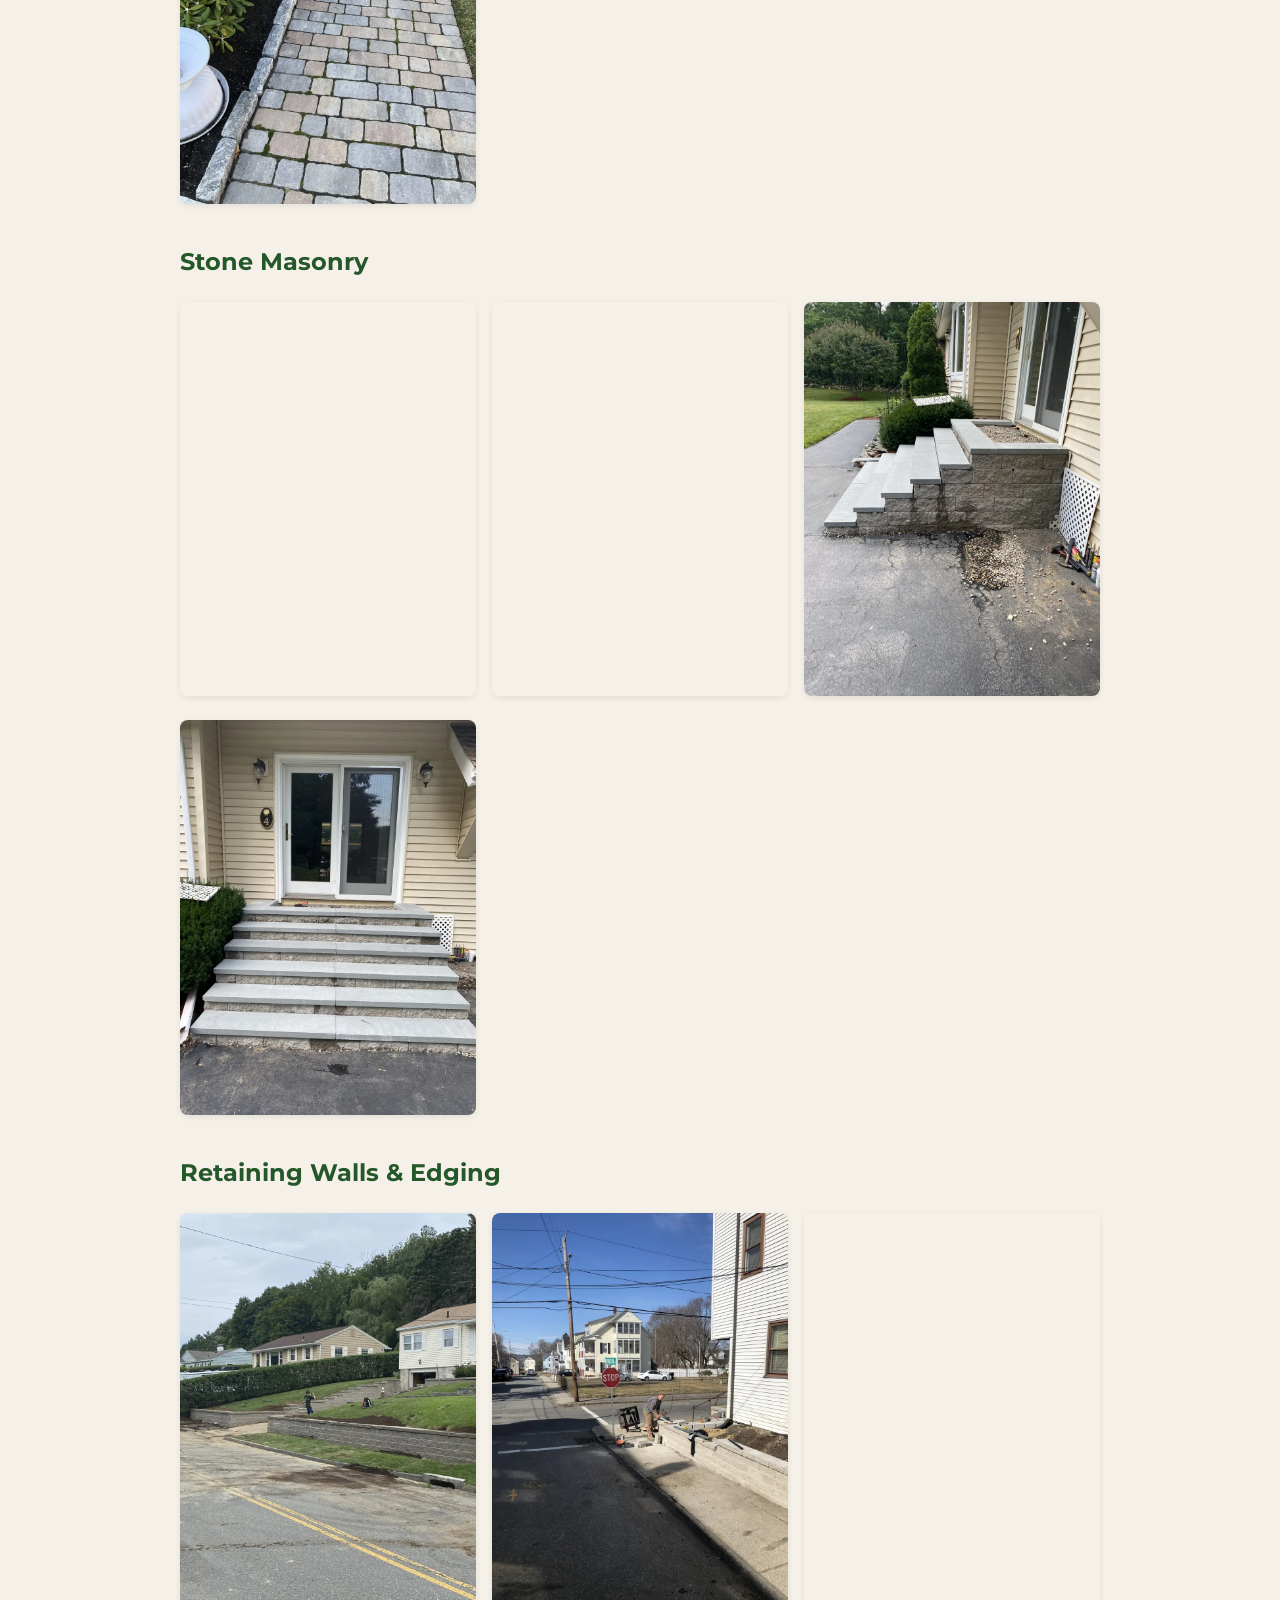
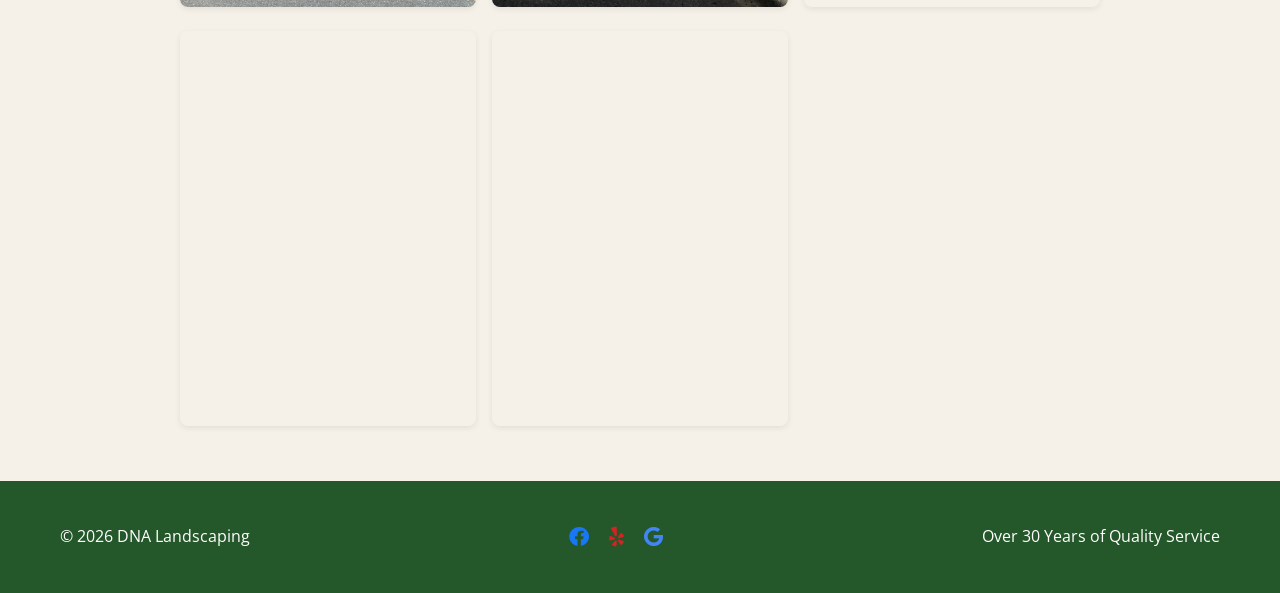
<file: projects.html>
<!DOCTYPE html>
<html lang="en" class="no-js">
<head>
  <meta charset="utf-8" />
  <meta name="viewport" content="width=device-width, initial-scale=1" />
  <script>document.documentElement.className = document.documentElement.className.replace('no-js','js');</script>
  <title>Project Portfolio &#8211; Masonry &amp; Hedge Sculpting | DNA Landscaping</title>
  <meta name="description" content="View DNA Landscaping's portfolio of stone masonry, foundations, and large-scale privacy hedge sculpting projects across Westborough and Central Massachusetts.">
  <meta name="keywords" content="Landscaping portfolio Westborough MA, Stone masonry projects, Privacy hedge sculpting Massachusetts, DNA Landscaping projects">
  <meta name="author" content="DNA Landscaping">
  <meta name="robots" content="index, follow, max-image-preview:large, max-snippet:-1">
  <meta name="theme-color" content="#245729">
  <link rel="canonical" href="https://www.dnalandscapingco.com/projects.html">
  <meta property="og:type" content="website">
  <meta property="og:site_name" content="DNA Landscaping">
  <meta property="og:locale" content="en_US">
  <meta property="og:title" content="Project Portfolio &#8211; Masonry &amp; Hedge Sculpting | DNA Landscaping">
  <meta property="og:description" content="See why Massachusetts homeowners trust DNA Landscaping for high-end stone masonry and large-scale privacy hedge work.">
  <meta property="og:url" content="https://www.dnalandscapingco.com/projects.html">
  <meta property="og:image" content="https://www.dnalandscapingco.com/assets/images/og-cover.jpg">
  <meta property="og:image:width" content="1200">
  <meta property="og:image:height" content="630">
  <meta name="twitter:card" content="summary_large_image">
  <meta name="twitter:title" content="Project Portfolio &#8211; Masonry &amp; Hedge Sculpting | DNA Landscaping">
  <meta name="twitter:description" content="High-end stone masonry and large-scale privacy hedge work across Central Massachusetts.">
  <meta name="twitter:image" content="https://www.dnalandscapingco.com/assets/images/og-cover.jpg">
  <link rel="icon" type="image/png" href="/favicons/favicon-96x96.png" sizes="96x96">
  <link rel="icon" type="image/svg+xml" href="/favicons/favicon.svg">
  <link rel="shortcut icon" href="/favicons/favicon.ico">
  <link rel="apple-touch-icon" sizes="180x180" href="/favicons/apple-touch-icon.png">
  <link rel="manifest" href="/favicons/site.webmanifest">
  <link rel="preconnect" href="https://fonts.googleapis.com">
  <link rel="preconnect" href="https://fonts.gstatic.com" crossorigin>
  <link href="https://fonts.googleapis.com/css2?family=Montserrat:wght@600;700;800&family=Open+Sans:wght@400;600&display=swap" rel="stylesheet">
  <link rel="stylesheet" href="https://cdnjs.cloudflare.com/ajax/libs/font-awesome/6.0.0/css/all.min.css">
  <link rel="stylesheet" href="brand_styles.css" />
  <style>
    .social-icons { display:flex; align-items:center; gap:16px; }
    .social-icons a { color:var(--char); font-size:18px; transition:color 220ms; text-decoration:none; }
    .social-icons a:hover { color:var(--leaf-strong); }
    .social-icons a .fa-facebook { color:#1877F2; }
    .social-icons a .fa-yelp { color:#d32323; }
    .social-icons a .fa-google { color:#4285F4; }
    @media(max-width:640px){ .social-icons { display:none; } }
    .project-images {
      display: grid;
      grid-template-columns: repeat(auto-fit, minmax(260px, 1fr));
      gap: 16px;
      margin-top: 20px;
    }
    .project-images img {
      width: 100%;
      height: auto;
      object-fit: cover;
      border-radius: 8px;
      box-shadow: 0 2px 6px rgba(0,0,0,0.08);
    }
    .project h2 { margin-top: 32px; }
  </style>
  <script type="application/ld+json">
  {
    "@context": "https://schema.org",
    "@type": "BreadcrumbList",
    "itemListElement": [
      { "@type": "ListItem", "position": 1, "name": "Home", "item": "https://www.dnalandscapingco.com/" },
      { "@type": "ListItem", "position": 2, "name": "Projects", "item": "https://www.dnalandscapingco.com/projects.html" }
    ]
  }
  </script>
</head>
<body>
  <a class="skip-link" href="#main-content">Skip to main content</a>
  <header class="site-header" id="site-header">
    <div class="container header-row">
      <a class="brand" href="/" aria-label="DNA Landscaping Home">
        <img class="logo" src="dna_landscaping_brand_assets/logos/dna_primary_horizontal_200.png" alt="DNA Landscaping logo" fetchpriority="high" decoding="async">
      </a>
      <nav class="main-nav" aria-label="Main navigation">
        <ul>
          <li><a href="/services/" class="nav-link">Services</a></li>
          <li><a href="index.html#about" class="nav-link">About</a></li>
          <li><a href="index.html#standards" class="nav-link">Standards</a></li>
          <li><a href="projects.html" class="nav-link">Projects</a></li>
          <li><a class="contact-cta nav-link" href="index.html#contact">Get a Quote</a></li>
        </ul>
      </nav>
      <div class="social-icons">
        <a href="https://www.facebook.com/DNAlandscapingco" target="_blank" aria-label="Facebook"><i class="fab fa-facebook fa-lg"></i></a>
        <a href="https://www.yelp.com/biz/dna-landscaping-westborough" target="_blank" aria-label="Yelp"><i class="fab fa-yelp fa-lg"></i></a>
        <a href="https://g.page/r/Cfc1ltPDd40gEBM/review" target="_blank" aria-label="Google Reviews"><i class="fab fa-google fa-lg"></i></a>
      </div>
      <button class="mobile-menu-button" id="mobile-menu-button" aria-controls="mobile-nav" aria-expanded="false" aria-label="Open menu">
        <svg width="28" height="28" viewBox="0 0 24 24" aria-hidden="true" focusable="false">
          <path class="ham-top" d="M3 7h18" stroke="currentColor" stroke-width="2" stroke-linecap="round"></path>
          <path class="ham-mid" d="M3 12h18" stroke="currentColor" stroke-width="2" stroke-linecap="round"></path>
          <path class="ham-btm" d="M3 17h18" stroke="currentColor" stroke-width="2" stroke-linecap="round"></path>
        </svg>
      </button>
    </div>
  </header>

  <div id="mobile-nav" class="mobile-nav" aria-hidden="true" role="dialog" aria-label="Mobile navigation">
    <div class="mobile-overlay" id="mobile-overlay" tabindex="-1" aria-hidden="true"></div>
    <div class="mobile-panel" role="document" aria-modal="true">
      <div class="mobile-panel-inner">
        <button class="mobile-close" id="mobile-close" aria-label="Close menu">&times;</button>
        <ul>
          <li><a href="/services/" class="mobile-nav-link">Services</a></li>
          <li><a href="index.html#about" class="mobile-nav-link">About</a></li>
          <li><a href="index.html#standards" class="mobile-nav-link">Standards</a></li>
          <li><a href="projects.html" class="mobile-nav-link">Projects</a></li>
          <li><a class="mobile-contact" href="index.html#contact">Get a Quote</a></li>
        </ul>
      </div>
    </div>
  </div>

  <main id="main-content">
    <section class="hero" aria-label="Hero">
      <div class="hero-inner container">
        <div class="hero-text reveal-on-load">
          <h1 class="hero-title" data-text="Our Projects">Our Projects</h1>
          <p class="hero-sub">Explore our portfolio of stunning landscape designs and transformations.</p>
        </div>
      </div>
    </section>

    <section class="content-section bg-soft" style="padding: 3rem 0 1rem;">
      <div class="container">
        <div class="reveal-on-scroll" style="text-align: center; margin-bottom: 2rem;">
          <h2 style="color: var(--forest); font-size: 2rem; margin-bottom: 0.5rem;">Featured Projects</h2>
          <p style="color: #555; font-size: 1.1rem;">Showcasing our finest landscaping transformations across Central Massachusetts</p>
        </div>
        <div style="display: grid; grid-template-columns: repeat(auto-fit, minmax(280px, 1fr)); gap: 1.5rem; margin-bottom: 3rem;">
          <figure class="reveal-on-scroll" style="margin:0; border-radius: 8px; overflow: hidden; box-shadow: 0 4px 12px rgba(0,0,0,0.1);"><picture><source type="image/webp" srcset="assets/images/projects/dna_project_03.webp"><img src="assets/images/projects/dna_project_03.jpg" alt="Custom water feature with natural stone landscaping in Central Massachusetts" width="1200" height="900" loading="lazy" decoding="async" style="width: 100%; height: auto; display: block;"></picture></figure>
          <figure class="reveal-on-scroll" style="margin:0; border-radius: 8px; overflow: hidden; box-shadow: 0 4px 12px rgba(0,0,0,0.1);"><picture><source type="image/webp" srcset="assets/images/projects/dna_project_16.webp"><img src="assets/images/projects/dna_project_16.jpg" alt="Custom water feature with natural stone landscaping in Central Massachusetts" width="1200" height="900" loading="lazy" decoding="async" style="width: 100%; height: auto; display: block;"></picture></figure>
          <figure class="reveal-on-scroll" style="margin:0; border-radius: 8px; overflow: hidden; box-shadow: 0 4px 12px rgba(0,0,0,0.1);"><picture><source type="image/webp" srcset="assets/images/projects/dna_project_10.webp"><img src="assets/images/projects/dna_project_10.jpg" alt="Paver patio installation by DNA Landscaping in Westborough, Massachusetts" width="1200" height="900" loading="lazy" decoding="async" style="width: 100%; height: auto; display: block;"></picture></figure>
          <figure class="reveal-on-scroll" style="margin:0; border-radius: 8px; overflow: hidden; box-shadow: 0 4px 12px rgba(0,0,0,0.1);"><picture><source type="image/webp" srcset="assets/images/projects/dna_project_09.webp"><img src="assets/images/projects/dna_project_09.jpg" alt="Paver patio installation by DNA Landscaping in Westborough, Massachusetts" width="1200" height="900" loading="lazy" decoding="async" style="width: 100%; height: auto; display: block;"></picture></figure>
          <figure class="reveal-on-scroll" style="margin:0; border-radius: 8px; overflow: hidden; box-shadow: 0 4px 12px rgba(0,0,0,0.1);"><picture><source type="image/webp" srcset="assets/images/projects/dna_project_04.webp"><img src="assets/images/projects/dna_project_04.jpg" alt="Paver walkway with professional edging in Central Massachusetts" width="1200" height="900" loading="lazy" decoding="async" style="width: 100%; height: auto; display: block;"></picture></figure>
          <figure class="reveal-on-scroll" style="margin:0; border-radius: 8px; overflow: hidden; box-shadow: 0 4px 12px rgba(0,0,0,0.1);"><picture><source type="image/webp" srcset="assets/images/projects/dna_project_05.webp"><img src="assets/images/projects/dna_project_05.jpg" alt="Paver walkway with professional edging in Central Massachusetts" width="1200" height="900" loading="lazy" decoding="async" style="width: 100%; height: auto; display: block;"></picture></figure>
          <figure class="reveal-on-scroll" style="margin:0; border-radius: 8px; overflow: hidden; box-shadow: 0 4px 12px rgba(0,0,0,0.1);"><picture><source type="image/webp" srcset="assets/images/projects/dna_project_22.webp"><img src="assets/images/projects/dna_project_22.jpg" alt="Natural stone masonry by DNA Landscaping in Westborough, Massachusetts" width="1200" height="900" loading="lazy" decoding="async" style="width: 100%; height: auto; display: block;"></picture></figure>
          <figure class="reveal-on-scroll" style="margin:0; border-radius: 8px; overflow: hidden; box-shadow: 0 4px 12px rgba(0,0,0,0.1);"><picture><source type="image/webp" srcset="assets/images/projects/dna_project_12.webp"><img src="assets/images/projects/dna_project_12.jpg" alt="Retaining wall and landscape edging in Central Massachusetts" width="1200" height="900" loading="lazy" decoding="async" style="width: 100%; height: auto; display: block;"></picture></figure>
        </div>
      </div>
    </section>

    <section class="content-section" style="padding: 3rem 0;">
      <div class="container narrow">
        <div class="project reveal-on-scroll">
          <h2>Water Features &amp; Landscaping</h2>
          <div class="project-images">
            <figure style="margin:0"><picture><source type="image/webp" srcset="assets/images/projects/dna_project_02.webp"><img src="assets/images/projects/dna_project_02.jpg" alt="Custom water feature with natural stone landscaping in Central Massachusetts" width="1200" height="900" loading="lazy" decoding="async"></picture></figure>
            <figure style="margin:0"><picture><source type="image/webp" srcset="assets/images/projects/dna_project_03.webp"><img src="assets/images/projects/dna_project_03.jpg" alt="Custom water feature with natural stone landscaping in Central Massachusetts" width="1200" height="900" loading="lazy" decoding="async"></picture></figure>
            <figure style="margin:0"><picture><source type="image/webp" srcset="assets/images/projects/dna_project_16.webp"><img src="assets/images/projects/dna_project_16.jpg" alt="Custom water feature with natural stone landscaping in Central Massachusetts" width="1200" height="900" loading="lazy" decoding="async"></picture></figure>
            <figure style="margin:0"><picture><source type="image/webp" srcset="assets/images/projects/dna_project_17.webp"><img src="assets/images/projects/dna_project_17.jpg" alt="Custom water feature with natural stone landscaping in Central Massachusetts" width="1200" height="900" loading="lazy" decoding="async"></picture></figure>
          </div>
        </div>
        <div class="project reveal-on-scroll">
          <h2>Paver Patios</h2>
          <div class="project-images">
            <figure style="margin:0"><picture><source type="image/webp" srcset="assets/images/projects/dna_project_08.webp"><img src="assets/images/projects/dna_project_08.jpg" alt="Paver patio installation by DNA Landscaping in Westborough, Massachusetts" width="1200" height="900" loading="lazy" decoding="async"></picture></figure>
            <figure style="margin:0"><picture><source type="image/webp" srcset="assets/images/projects/dna_project_09.webp"><img src="assets/images/projects/dna_project_09.jpg" alt="Paver patio installation by DNA Landscaping in Westborough, Massachusetts" width="1200" height="900" loading="lazy" decoding="async"></picture></figure>
            <figure style="margin:0"><picture><source type="image/webp" srcset="assets/images/projects/dna_project_10.webp"><img src="assets/images/projects/dna_project_10.jpg" alt="Paver patio installation by DNA Landscaping in Westborough, Massachusetts" width="1200" height="900" loading="lazy" decoding="async"></picture></figure>
            <figure style="margin:0"><picture><source type="image/webp" srcset="assets/images/projects/dna_project_11.webp"><img src="assets/images/projects/dna_project_11.jpg" alt="Paver patio installation by DNA Landscaping in Westborough, Massachusetts" width="1200" height="900" loading="lazy" decoding="async"></picture></figure>
            <figure style="margin:0"><picture><source type="image/webp" srcset="assets/images/projects/dna_project_15.webp"><img src="assets/images/projects/dna_project_15.jpg" alt="Paver patio installation by DNA Landscaping in Westborough, Massachusetts" width="1200" height="900" loading="lazy" decoding="async"></picture></figure>
            <figure style="margin:0"><picture><source type="image/webp" srcset="assets/images/projects/dna_project_25.webp"><img src="assets/images/projects/dna_project_25.jpg" alt="Paver patio installation by DNA Landscaping in Westborough, Massachusetts" width="1200" height="900" loading="lazy" decoding="async"></picture></figure>
            <figure style="margin:0"><picture><source type="image/webp" srcset="assets/images/projects/dna_project_36.webp"><img src="assets/images/projects/dna_project_36.jpg" alt="Paver patio installation by DNA Landscaping in Westborough, Massachusetts" width="1200" height="900" loading="lazy" decoding="async"></picture></figure>
            <figure style="margin:0"><picture><source type="image/webp" srcset="assets/images/projects/dna_project_37.webp"><img src="assets/images/projects/dna_project_37.jpg" alt="Paver patio installation by DNA Landscaping in Westborough, Massachusetts" width="1200" height="900" loading="lazy" decoding="async"></picture></figure>
          </div>
        </div>
        <div class="project reveal-on-scroll">
          <h2>Paver Walkways</h2>
          <div class="project-images">
            <figure style="margin:0"><picture><source type="image/webp" srcset="assets/images/projects/dna_project_04.webp"><img src="assets/images/projects/dna_project_04.jpg" alt="Paver walkway with professional edging in Central Massachusetts" width="1200" height="900" loading="lazy" decoding="async"></picture></figure>
            <figure style="margin:0"><picture><source type="image/webp" srcset="assets/images/projects/dna_project_05.webp"><img src="assets/images/projects/dna_project_05.jpg" alt="Paver walkway with professional edging in Central Massachusetts" width="1200" height="900" loading="lazy" decoding="async"></picture></figure>
            <figure style="margin:0"><picture><source type="image/webp" srcset="assets/images/projects/dna_project_07.webp"><img src="assets/images/projects/dna_project_07.jpg" alt="Paver walkway with professional edging in Central Massachusetts" width="1200" height="900" loading="lazy" decoding="async"></picture></figure>
            <figure style="margin:0"><picture><source type="image/webp" srcset="assets/images/projects/dna_project_13.webp"><img src="assets/images/projects/dna_project_13.jpg" alt="Paver walkway with professional edging in Central Massachusetts" width="1200" height="900" loading="lazy" decoding="async"></picture></figure>
            <figure style="margin:0"><picture><source type="image/webp" srcset="assets/images/projects/dna_project_14.webp"><img src="assets/images/projects/dna_project_14.jpg" alt="Paver walkway with professional edging in Central Massachusetts" width="1200" height="900" loading="lazy" decoding="async"></picture></figure>
            <figure style="margin:0"><picture><source type="image/webp" srcset="assets/images/projects/dna_project_20.webp"><img src="assets/images/projects/dna_project_20.jpg" alt="Paver walkway with professional edging in Central Massachusetts" width="1200" height="900" loading="lazy" decoding="async"></picture></figure>
            <figure style="margin:0"><picture><source type="image/webp" srcset="assets/images/projects/dna_project_26.webp"><img src="assets/images/projects/dna_project_26.jpg" alt="Paver walkway with professional edging in Central Massachusetts" width="1200" height="900" loading="lazy" decoding="async"></picture></figure>
            <figure style="margin:0"><picture><source type="image/webp" srcset="assets/images/projects/dna_project_27.webp"><img src="assets/images/projects/dna_project_27.jpg" alt="Paver walkway with professional edging in Central Massachusetts" width="1200" height="900" loading="lazy" decoding="async"></picture></figure>
            <figure style="margin:0"><picture><source type="image/webp" srcset="assets/images/projects/dna_project_29.webp"><img src="assets/images/projects/dna_project_29.jpg" alt="Paver walkway with professional edging in Central Massachusetts" width="1200" height="900" loading="lazy" decoding="async"></picture></figure>
            <figure style="margin:0"><picture><source type="image/webp" srcset="assets/images/projects/dna_project_35.webp"><img src="assets/images/projects/dna_project_35.jpg" alt="Paver walkway with professional edging in Central Massachusetts" width="1200" height="900" loading="lazy" decoding="async"></picture></figure>
          </div>
        </div>
        <div class="project reveal-on-scroll">
          <h2>Stone Masonry</h2>
          <div class="project-images">
            <figure style="margin:0"><picture><source type="image/webp" srcset="assets/images/projects/dna_project_06.webp"><img src="assets/images/projects/dna_project_06.jpg" alt="Natural stone masonry by DNA Landscaping in Westborough, Massachusetts" width="1200" height="900" loading="lazy" decoding="async"></picture></figure>
            <figure style="margin:0"><picture><source type="image/webp" srcset="assets/images/projects/dna_project_18.webp"><img src="assets/images/projects/dna_project_18.jpg" alt="Natural stone masonry by DNA Landscaping in Westborough, Massachusetts" width="1200" height="900" loading="lazy" decoding="async"></picture></figure>
            <figure style="margin:0"><picture><source type="image/webp" srcset="assets/images/projects/dna_project_22.webp"><img src="assets/images/projects/dna_project_22.jpg" alt="Natural stone masonry by DNA Landscaping in Westborough, Massachusetts" width="1200" height="900" loading="lazy" decoding="async"></picture></figure>
            <figure style="margin:0"><picture><source type="image/webp" srcset="assets/images/projects/dna_project_23.webp"><img src="assets/images/projects/dna_project_23.jpg" alt="Natural stone masonry by DNA Landscaping in Westborough, Massachusetts" width="1200" height="900" loading="lazy" decoding="async"></picture></figure>
          </div>
        </div>
        <div class="project reveal-on-scroll">
          <h2>Retaining Walls &amp; Edging</h2>
          <div class="project-images">
            <figure style="margin:0"><picture><source type="image/webp" srcset="assets/images/projects/dna_project_12.webp"><img src="assets/images/projects/dna_project_12.jpg" alt="Retaining wall and landscape edging in Central Massachusetts" width="1200" height="900" loading="lazy" decoding="async"></picture></figure>
            <figure style="margin:0"><picture><source type="image/webp" srcset="assets/images/projects/dna_project_31.webp"><img src="assets/images/projects/dna_project_31.jpg" alt="Retaining wall and landscape edging in Central Massachusetts" width="1200" height="900" loading="lazy" decoding="async"></picture></figure>
            <figure style="margin:0"><picture><source type="image/webp" srcset="assets/images/projects/dna_project_33.webp"><img src="assets/images/projects/dna_project_33.jpg" alt="Retaining wall and landscape edging in Central Massachusetts" width="1200" height="900" loading="lazy" decoding="async"></picture></figure>
            <figure style="margin:0"><picture><source type="image/webp" srcset="assets/images/projects/dna_project_34.webp"><img src="assets/images/projects/dna_project_34.jpg" alt="Retaining wall and landscape edging in Central Massachusetts" width="1200" height="900" loading="lazy" decoding="async"></picture></figure>
            <figure style="margin:0"><picture><source type="image/webp" srcset="assets/images/projects/dna_project_38.webp"><img src="assets/images/projects/dna_project_38.jpg" alt="Retaining wall and landscape edging in Central Massachusetts" width="1200" height="900" loading="lazy" decoding="async"></picture></figure>
          </div>
        </div>
      </div>
    </section>
  </main>

  <footer class="site-footer">
    <div class="container footer-row">
      <div class="footer-left">&copy; <span id="year"></span> DNA Landscaping</div>
      <div class="social-icons" style="gap:20px;">
        <a href="https://www.facebook.com/DNAlandscapingco" target="_blank" aria-label="Facebook" style="color:white;font-size:20px;"><i class="fab fa-facebook"></i></a>
        <a href="https://www.yelp.com/biz/dna-landscaping-westborough" target="_blank" aria-label="Yelp" style="color:white;font-size:20px;"><i class="fab fa-yelp"></i></a>
        <a href="https://g.page/r/Cfc1ltPDd40gEBM/review" target="_blank" aria-label="Google Reviews" style="color:white;font-size:20px;"><i class="fab fa-google"></i></a>
      </div>
      <div class="footer-right">Over 30 Years of Quality Service</div>
    </div>
  </footer>

  <script>
    document.getElementById('year').textContent = new Date().getFullYear();
    (function(){
      const openClass = 'mobile-open';
      const button = document.getElementById('mobile-menu-button');
      const mobileNav = document.getElementById('mobile-nav');
      const overlay = document.getElementById('mobile-overlay');
      const closeBtn = document.getElementById('mobile-close');
      function setOpen(isOpen) {
        button.setAttribute('aria-expanded', String(isOpen));
        mobileNav.setAttribute('aria-hidden', String(!isOpen));
        document.documentElement.classList.toggle(openClass, isOpen);
        document.body.style.overflow = isOpen ? 'hidden' : '';
      }
      button.addEventListener('click', () => setOpen(button.getAttribute('aria-expanded') !== 'true'));
      closeBtn.addEventListener('click', () => setOpen(false));
      overlay.addEventListener('click', () => setOpen(false));
    })();
    window.addEventListener("load", () => {
      document.querySelectorAll(".reveal-on-load").forEach((el) => el.classList.add("reveal"));
    });
    (function () {
      var els = document.querySelectorAll(".reveal-on-scroll");
      if (!("IntersectionObserver" in window)) { els.forEach(function (el) { el.classList.add("reveal"); }); return; }
      var observer = new IntersectionObserver(function (entries) {
        entries.forEach(function (entry) {
          if (entry.isIntersecting) { entry.target.classList.add("reveal"); observer.unobserve(entry.target); }
        });
      }, { threshold: 0.05, rootMargin: "0px 0px -5% 0px" });
      els.forEach(function (el) { observer.observe(el); });
    })();
  </script>
</body>
</html>
</file>
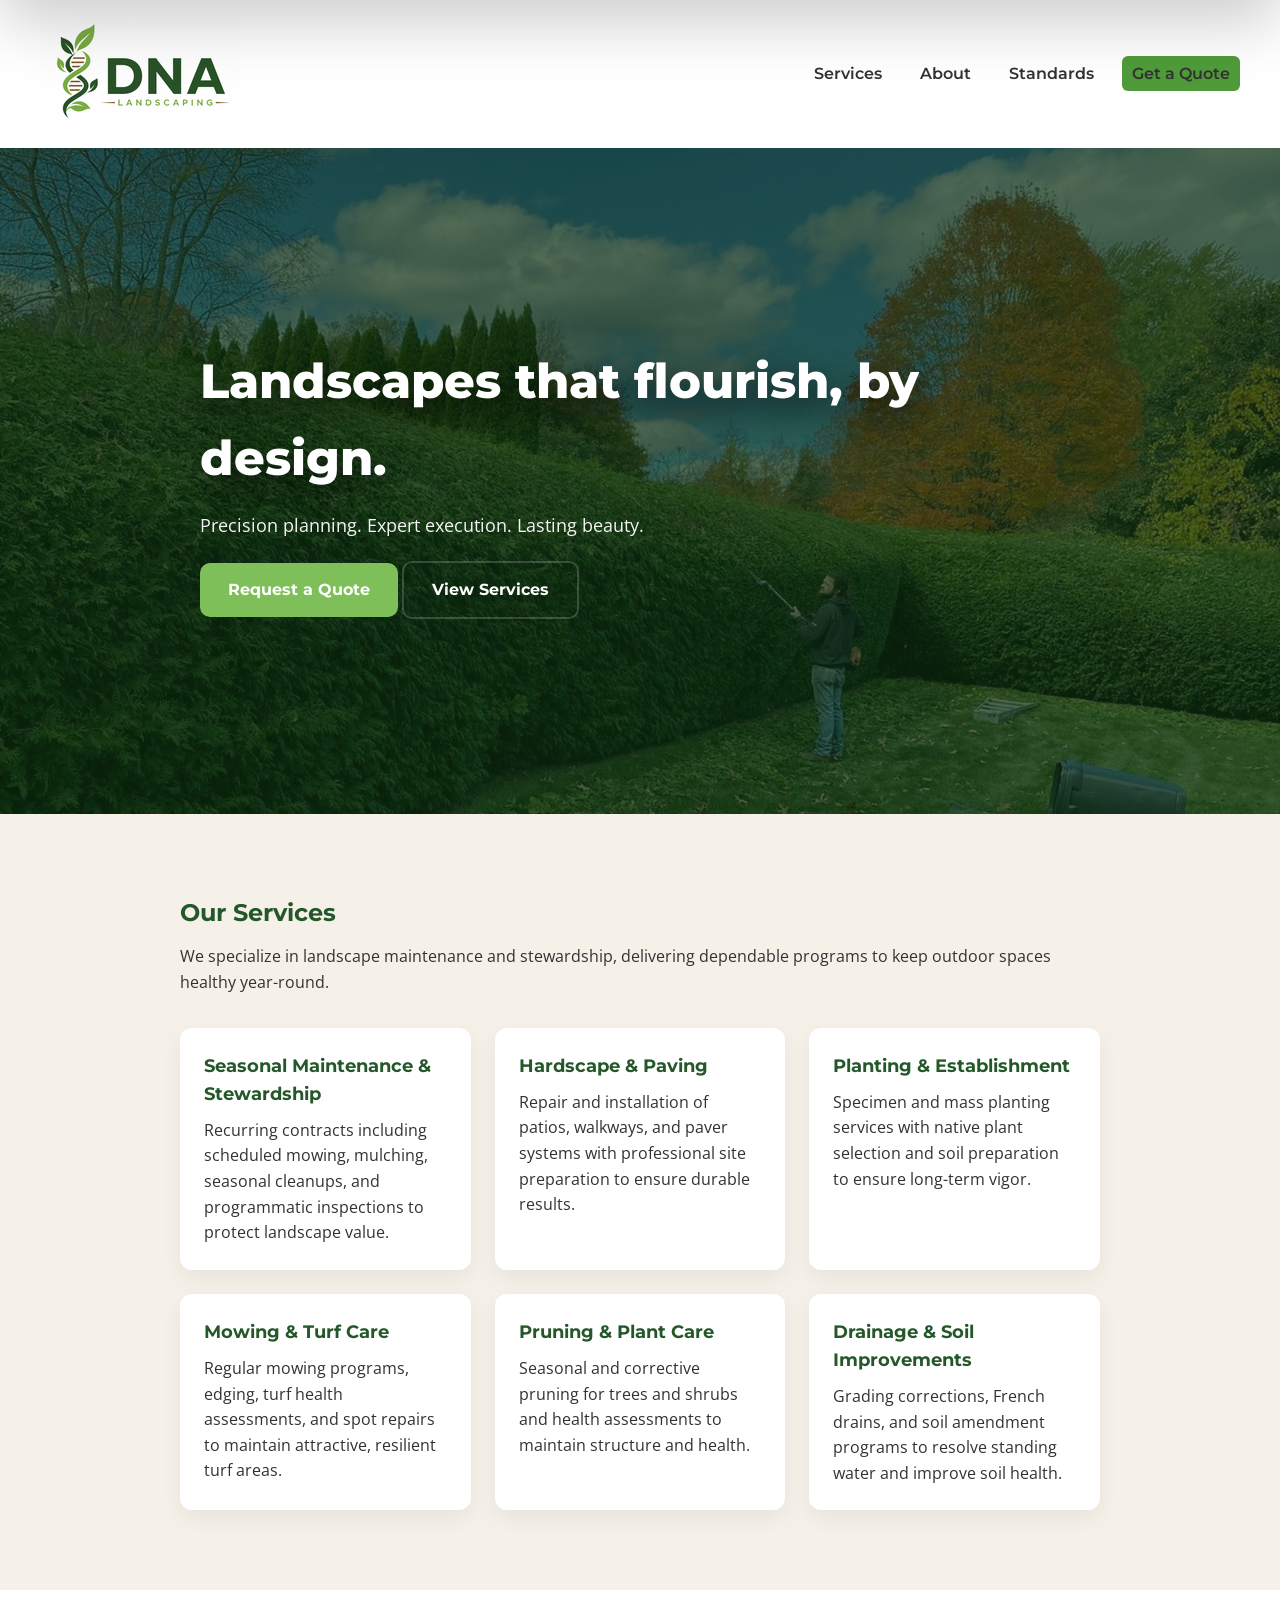
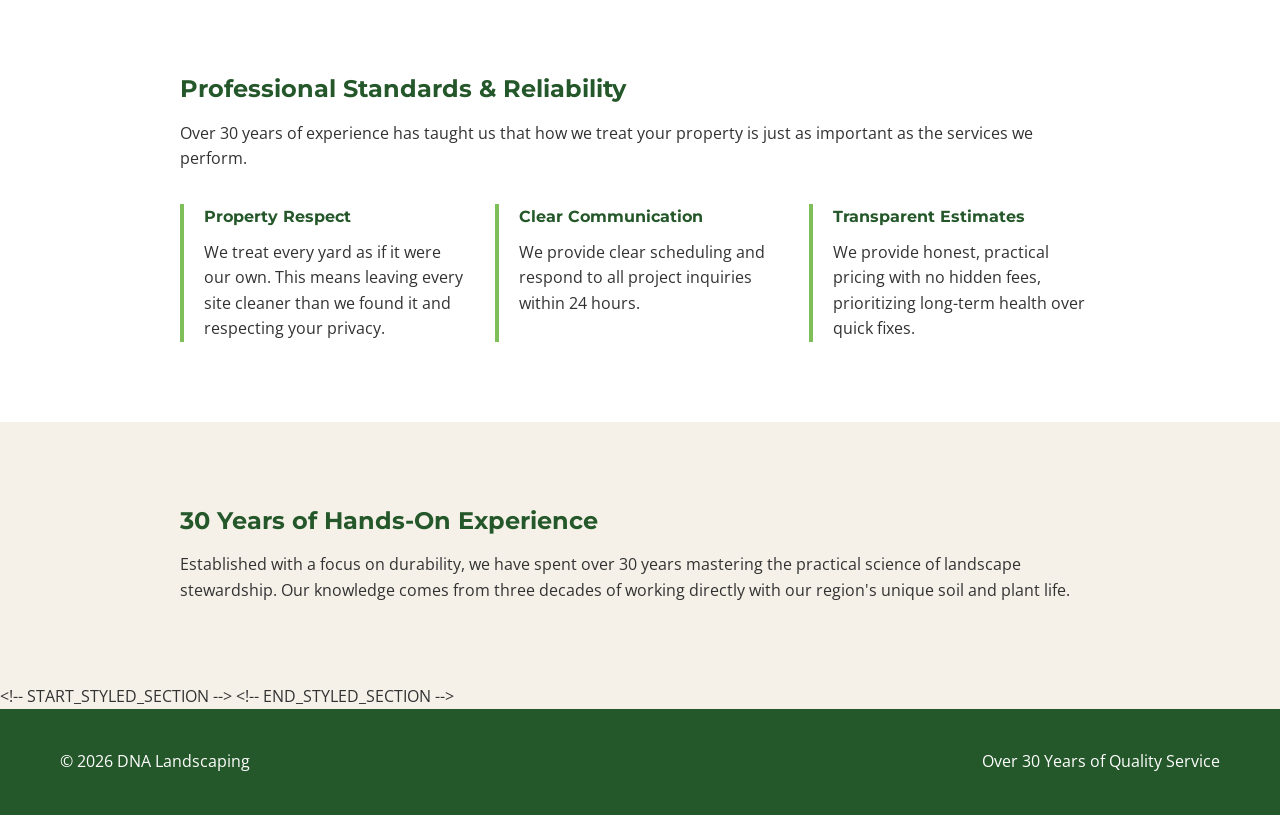
<file: temp_index.html>
<!doctype html>
<html lang="en">
<head>
  <meta charset="utf-8" />
  <meta name="viewport" content="width=device-width,initial-scale=1" />
  <title>DNA Landscaping</title>

  <!-- Google Fonts -->
  <link href="https://fonts.googleapis.com/css2?family=Montserrat:wght@600;700;800&family=Open+Sans:wght@400;600&display=swap" rel="stylesheet">

  <link rel="stylesheet" href="brand_styles.css" />
  <link rel="icon" href="dna_landscaping_brand_assets/logos/dna_favicon.ico" type="image/x-icon" />
</head>
<body>
  <header class="site-header" id="site-header">
    <div class="container header-row">
      <a class="brand" href="/" aria-label="DNA Landscaping Home">
        <img class="logo" src="dna_landscaping_brand_assets/logos/dna_primary_horizontal_200.png" alt="DNA Landscaping">
      </a>

      <nav class="main-nav" aria-label="Main navigation">
        <ul>
          <li><a href="#services" class="nav-link">Services</a></li>
          <li><a href="#about" class="nav-link">About</a></li>
          <li><a href="#standards" class="nav-link">Standards</a></li>
          <li><a class="contact-cta nav-link" href="#contact">Get a Quote</a></li>
        </ul>
      </nav>

      <button class="mobile-menu-button" id="mobile-menu-button" aria-controls="mobile-nav" aria-expanded="false" aria-label="Open menu">
        <svg width="28" height="28" viewBox="0 0 24 24" aria-hidden="true" focusable="false">
          <path class="ham-top" d="M3 7h18" stroke="currentColor" stroke-width="2" stroke-linecap="round"></path>
          <path class="ham-mid" d="M3 12h18" stroke="currentColor" stroke-width="2" stroke-linecap="round"></path>
          <path class="ham-btm" d="M3 17h18" stroke="currentColor" stroke-width="2" stroke-linecap="round"></path>
        </svg>
      </button>
    </div>
  </header>

  <div id="mobile-nav" class="mobile-nav" aria-hidden="true" role="dialog" aria-label="Mobile navigation">
    <div class="mobile-overlay" id="mobile-overlay" tabindex="-1" aria-hidden="true"></div>
    <div class="mobile-panel" role="document" aria-modal="true">
      <div class="mobile-panel-inner">
        <button class="mobile-close" id="mobile-close" aria-label="Close menu">&times;</button>
        <ul>
          <li><a href="#services" class="mobile-nav-link">Services</a></li>
          <li><a href="#about" class="mobile-nav-link">About</a></li>
          <li><a href="#standards" class="mobile-nav-link">Standards</a></li>
          <li><a class="mobile-contact" href="#contact">Get a Quote</a></li>
        </ul>
      </div>
    </div>
  </div>

  <main>
    <section class="hero" aria-label="Hero">
      <div class="hero-inner container">
        <div class="hero-text reveal-on-load">
          <h1 class="hero-title" data-text="Landscapes that flourish, by design.">Landscapes that flourish, by design.</h1>
          <p class="hero-sub">Precision planning. Expert execution. Lasting beauty.</p>
          <div class="hero-ctas">
            <a class="btn btn-primary" href="#contact">Request a Quote</a>
            <a class="btn btn-ghost" href="#services">View Services</a>
          </div>
        </div>
      </div>
    </section>

    <section id="services" class="content-section">
      <div class="container narrow">
        <h2 class="reveal-on-scroll">Our Services</h2>
        <p class="reveal-on-scroll">We specialize in landscape maintenance and stewardship, delivering dependable programs to keep outdoor spaces healthy year-round.</p>

        <div class="service-cards" aria-label="Service offerings">
          <article class="service-card reveal-on-scroll">
            <h3>Seasonal Maintenance & Stewardship</h3>
            <p>Recurring contracts including scheduled mowing, mulching, seasonal cleanups, and programmatic inspections to protect landscape value.</p>
          </article>

          <article class="service-card reveal-on-scroll">
            <h3>Hardscape & Paving</h3>
            <p>Repair and installation of patios, walkways, and paver systems with professional site preparation to ensure durable results.</p>
          </article>

          <article class="service-card reveal-on-scroll">
            <h3>Planting & Establishment</h3>
            <p>Specimen and mass planting services with native plant selection and soil preparation to ensure long-term vigor.</p>
          </article>

          <article class="service-card reveal-on-scroll">
            <h3>Mowing & Turf Care</h3>
            <p>Regular mowing programs, edging, turf health assessments, and spot repairs to maintain attractive, resilient turf areas.</p>
          </article>

          <article class="service-card reveal-on-scroll">
            <h3>Pruning & Plant Care</h3>
            <p>Seasonal and corrective pruning for trees and shrubs and health assessments to maintain structure and health.</p>
          </article>

          <article class="service-card reveal-on-scroll">
            <h3>Drainage & Soil Improvements</h3>
            <p>Grading corrections, French drains, and soil amendment programs to resolve standing water and improve soil health.</p>
          </article>
        </div>
      </div>
    </section>

    <section id="standards" class="content-section bg-soft">
      <div class="container narrow">
        <h2 class="reveal-on-scroll">Professional Standards & Reliability</h2>
        <p class="reveal-on-scroll" style="margin-bottom: 32px;">Over 30 years of experience has taught us that how we treat your property is just as important as the services we perform.</p>
        
        <div class="service-cards" style="grid-template-columns: repeat(auto-fit, minmax(280px, 1fr));">
           <div class="reveal-on-scroll" style="border-left: 4px solid var(--leaf); padding-left: 20px;">
              <h4 style="font-family:'Montserrat'; color:var(--forest); margin-bottom:10px;">Property Respect</h4>
              <p>We treat every yard as if it were our own. This means leaving every site cleaner than we found it and respecting your privacy.</p>
           </div>
           <div class="reveal-on-scroll" style="border-left: 4px solid var(--leaf); padding-left: 20px;">
              <h4 style="font-family:'Montserrat'; color:var(--forest); margin-bottom:10px;">Clear Communication</h4>
              <p>We provide clear scheduling and respond to all project inquiries within 24 hours.</p>
           </div>
           <div class="reveal-on-scroll" style="border-left: 4px solid var(--leaf); padding-left: 20px;">
              <h4 style="font-family:'Montserrat'; color:var(--forest); margin-bottom:10px;">Transparent Estimates</h4>
              <p>We provide honest, practical pricing with no hidden fees, prioritizing long-term health over quick fixes.</p>
           </div>
        </div>
      </div>
    </section>

    <section id="about" class="content-section">
      <div class="container narrow">
        <h2 class="reveal-on-scroll">30 Years of Hands-On Experience</h2>
        <p class="reveal-on-scroll">Established with a focus on durability, we have spent over 30 years mastering the practical science of landscape stewardship. Our knowledge comes from three decades of working directly with our region's unique soil and plant life.</p>
      </div>
    </section>

<​!-- START_STYLED_SECTION -->
<​!-- END_STYLED_SECTION -->
  </main>

  <footer class="site-footer">
    <div class="container footer-row">
      <div class="footer-left">© <span id="year"></span> DNA Landscaping</div>
      <div class="footer-right">Over 30 Years of Quality Service</div>
    </div>
  </footer>

  <script>
    document.getElementById('year').textContent = new Date().getFullYear();

    // Scroll Offset Fix
    function scrollToTarget(targetId) {
      const target = document.getElementById(targetId);
      if (!target) return;
      const header = document.getElementById('site-header');
      const headerHeight = header ? header.getBoundingClientRect().height : 0;
      const offsetTop = target.getBoundingClientRect().top + window.pageYOffset - headerHeight - 24;
      window.scrollTo({ top: offsetTop, behavior: 'smooth' });
    }

    // Smooth Scroll for Nav Links
    document.querySelectorAll('a[href^="#"]').forEach(anchor => {
      anchor.addEventListener('click', function(e) {
        const href = this.getAttribute('href');
        if (href && href.startsWith('#')) {
          e.preventDefault();
          scrollToTarget(href.substring(1));
        }
      });
    });

    // Reveal Animations
    window.addEventListener('load', () => {
      document.querySelectorAll('.reveal-on-load').forEach(el => el.classList.add('reveal'));
    });

    (function(){
      const observer = new IntersectionObserver((entries) => {
        entries.forEach(entry => {
          if (entry.isIntersecting) {
            entry.target.classList.add('reveal');
            observer.unobserve(entry.target);
          }
        });
      }, { threshold: 0.1 });
      document.querySelectorAll('.reveal-on-scroll').forEach(el => observer.observe(el));
    })();

    // Mobile Menu Toggle
    (function(){
      const openClass = 'mobile-open';
      const button = document.getElementById('mobile-menu-button');
      const mobileNav = document.getElementById('mobile-nav');
      const overlay = document.getElementById('mobile-overlay');
      const closeBtn = document.getElementById('mobile-close');

      function setOpen(isOpen) {
        button.setAttribute('aria-expanded', String(isOpen));
        mobileNav.setAttribute('aria-hidden', String(!isOpen));
        document.documentElement.classList.toggle(openClass, isOpen);
        document.body.style.overflow = isOpen ? 'hidden' : '';
      }

      button.addEventListener('click', () => setOpen(button.getAttribute('aria-expanded') !== 'true'));
      closeBtn.addEventListener('click', () => setOpen(false));
      overlay.addEventListener('click', () => setOpen(false));
      
      mobileNav.querySelectorAll('a[href^="#"]').forEach(link => {
        link.addEventListener('click', function(e) {
          const href = this.getAttribute('href');
          if (href && href.startsWith('#')) {
            e.preventDefault();
            setOpen(false);
            setTimeout(() => scrollToTarget(href.substring(1)), 260);
          }
        });
      });
    })();
  </script>
</body>
</html>
</file>
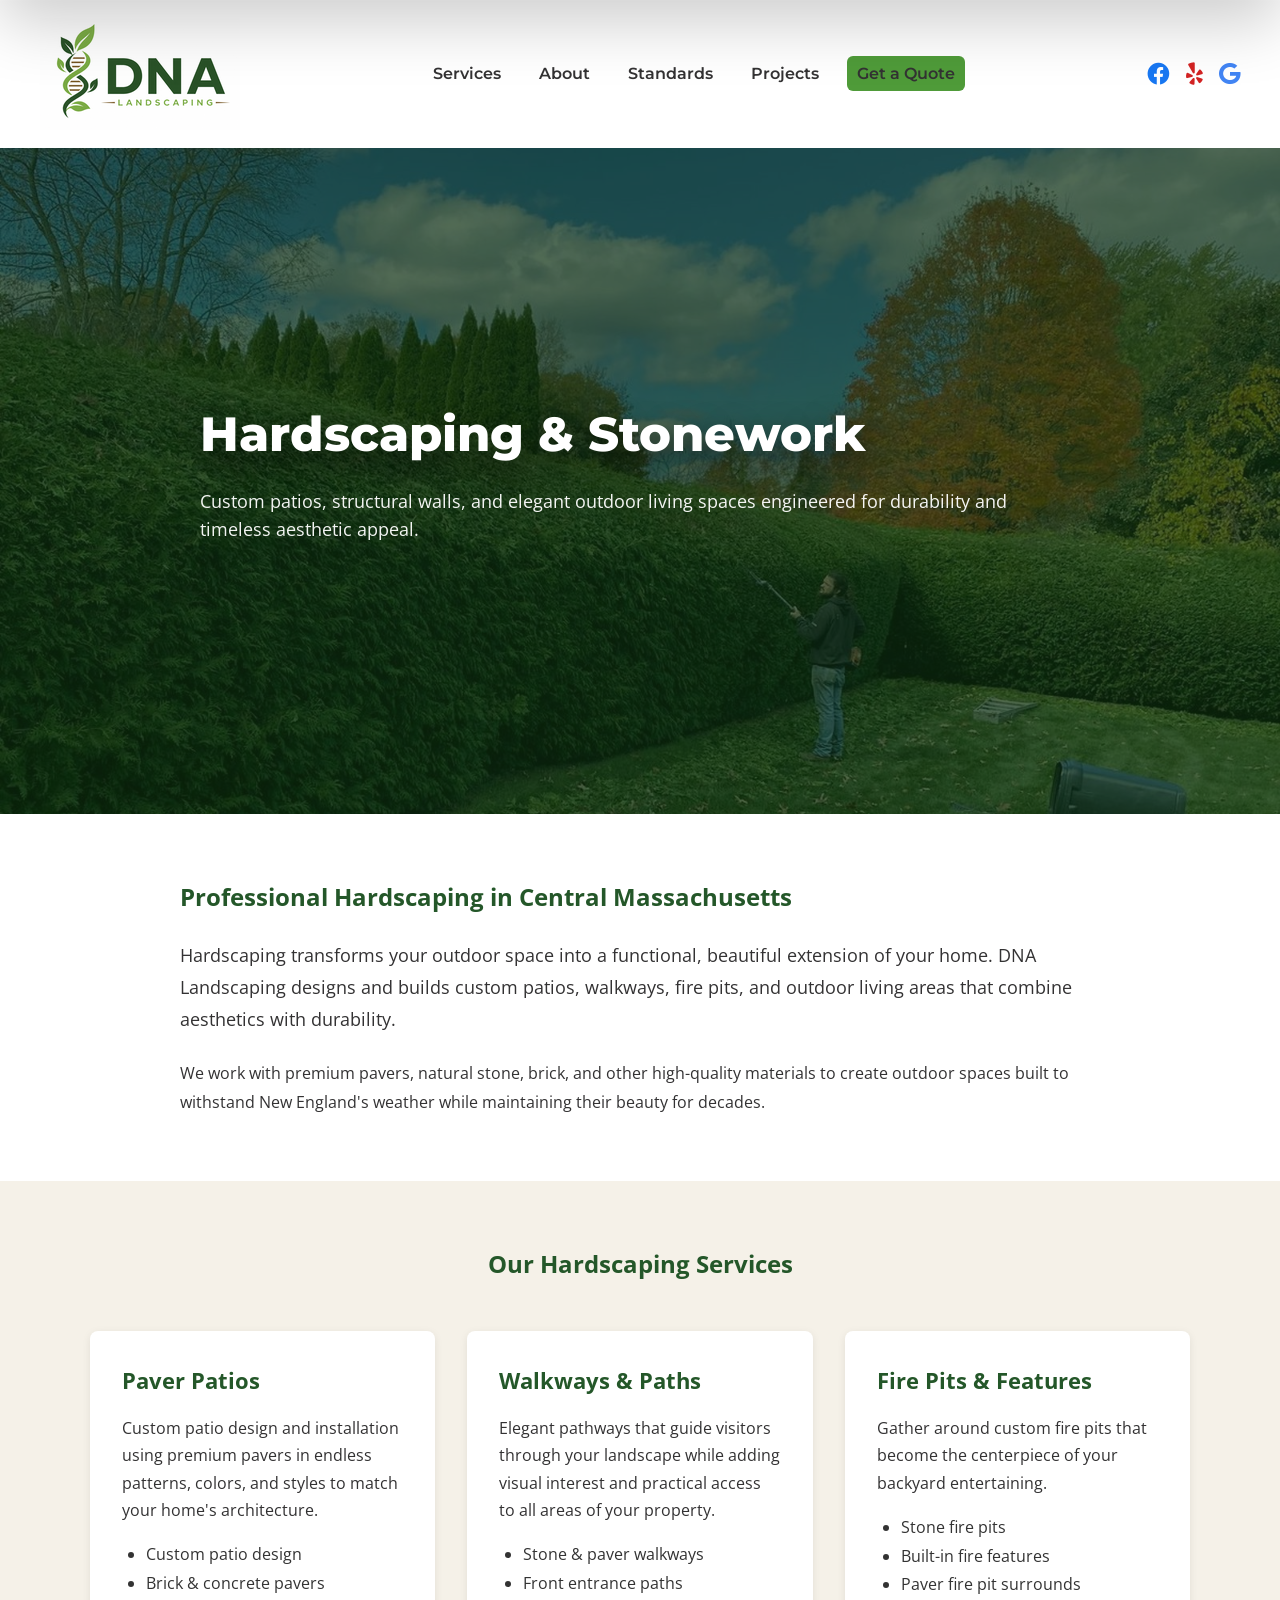
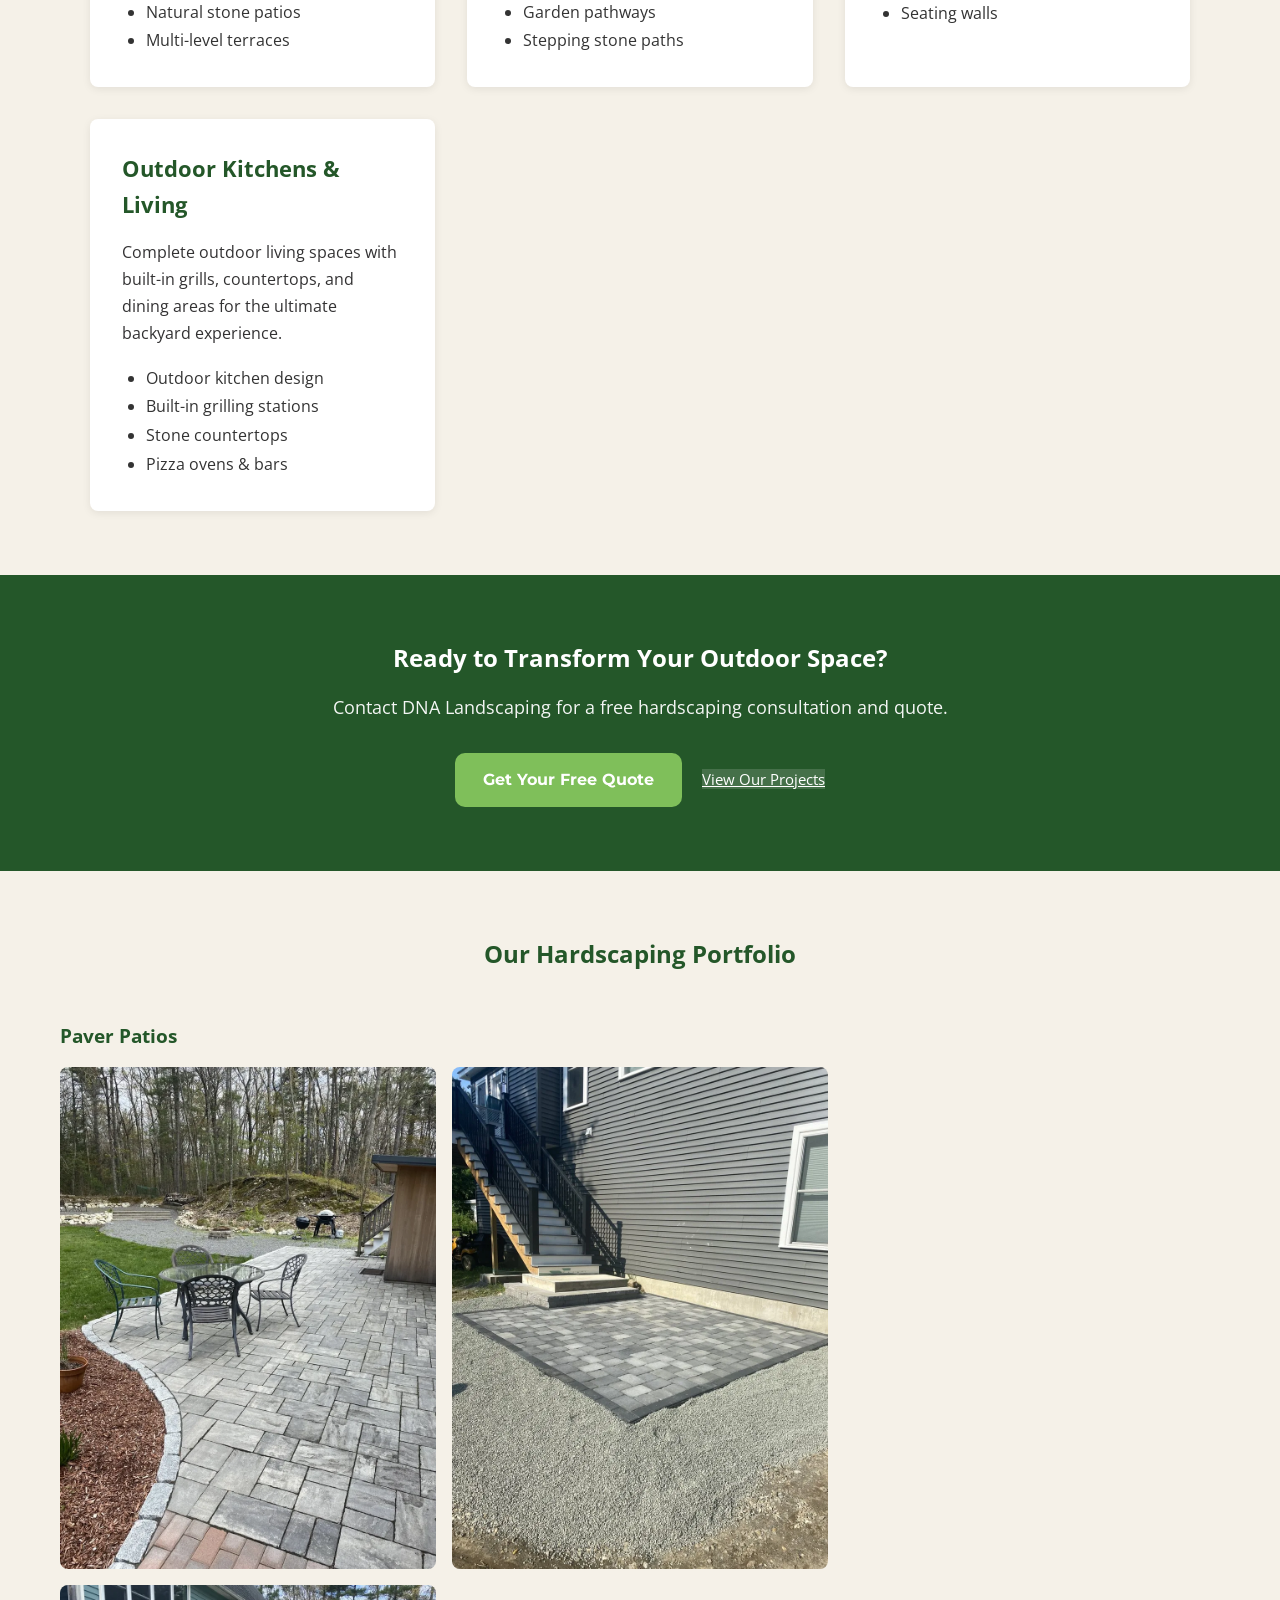
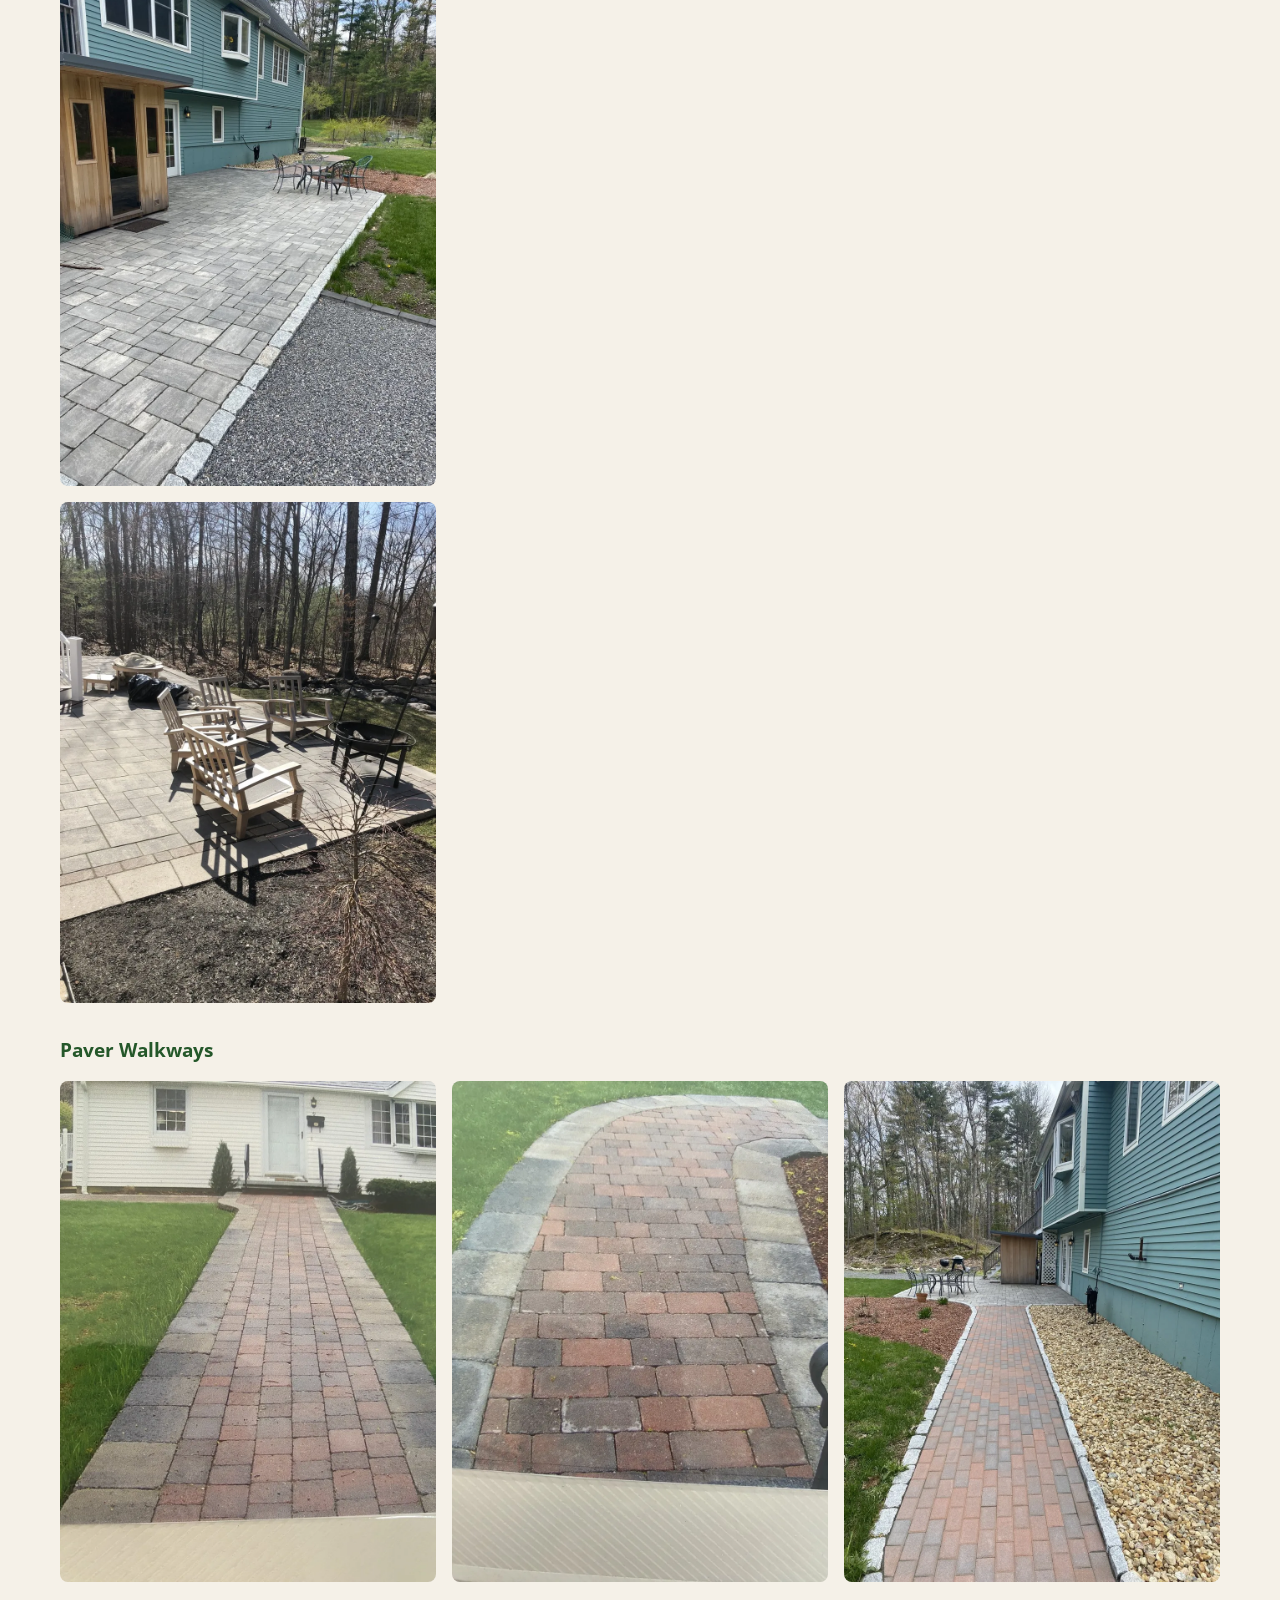
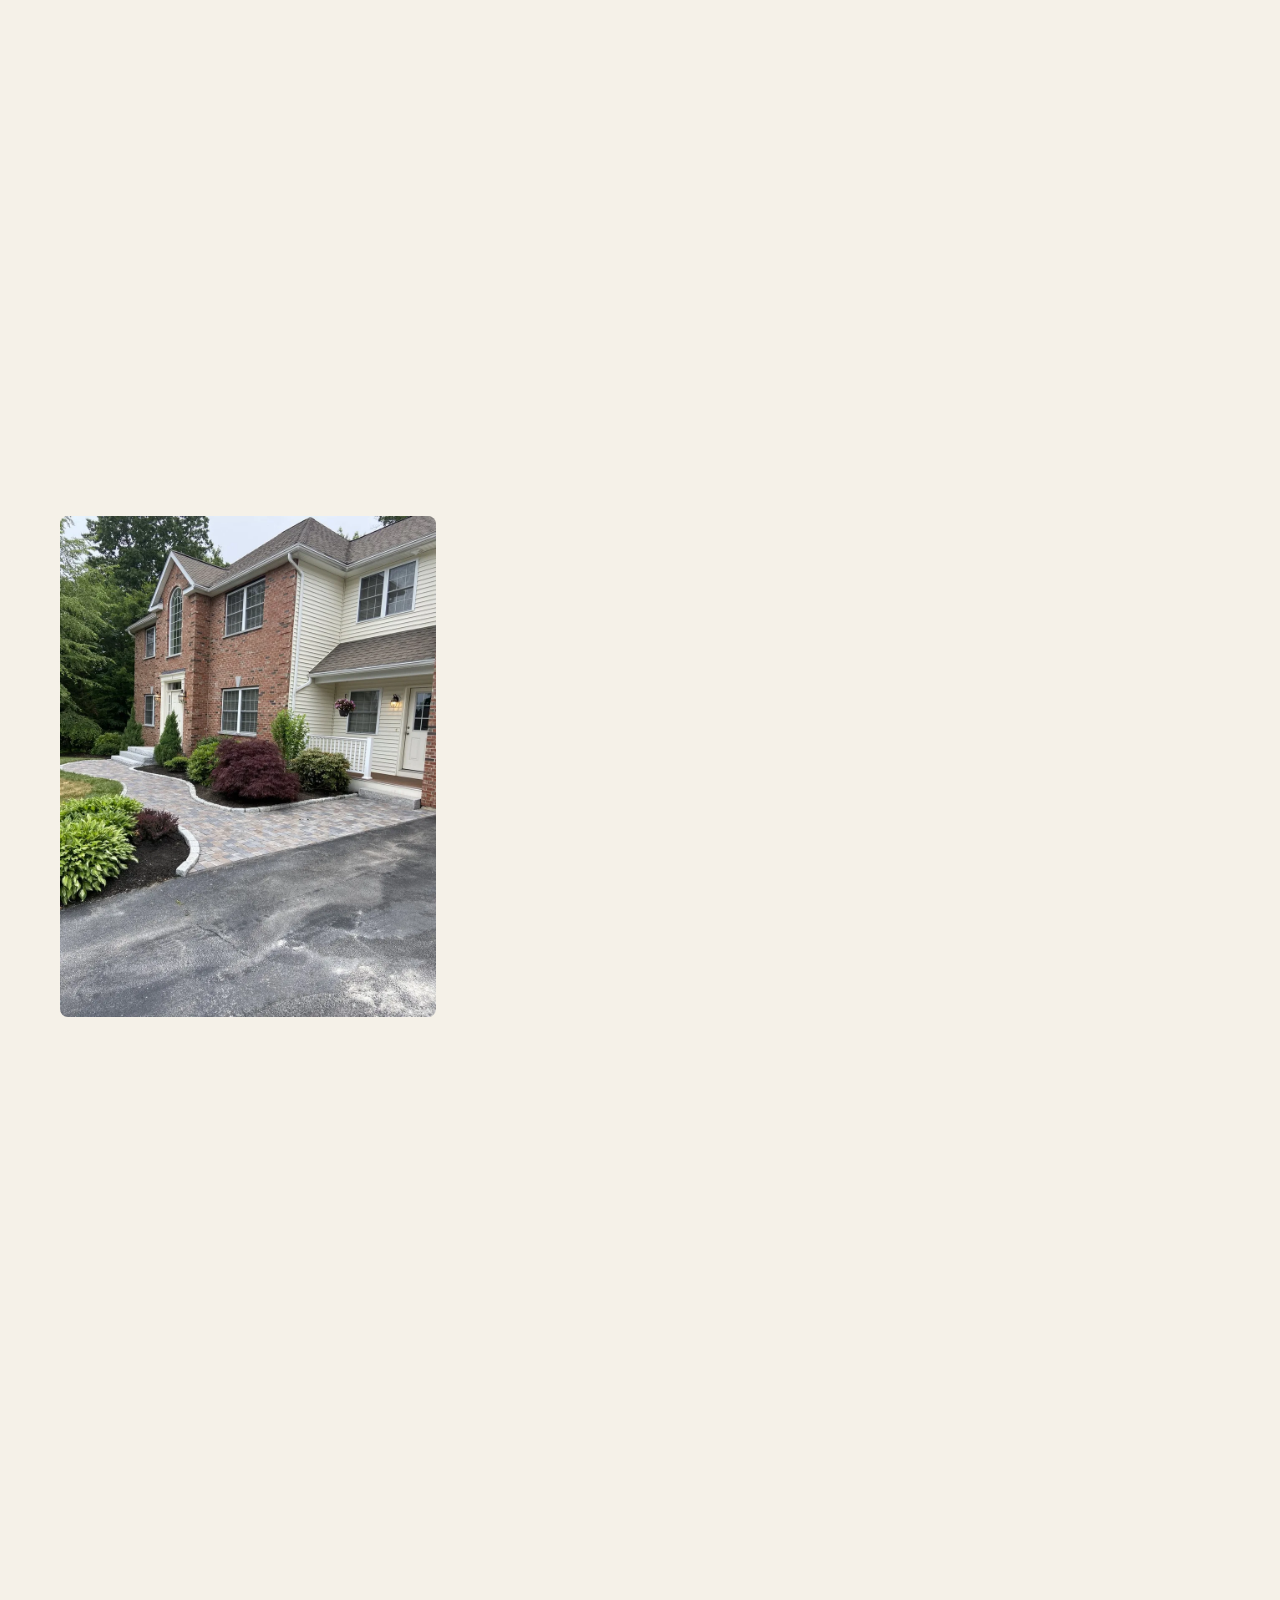
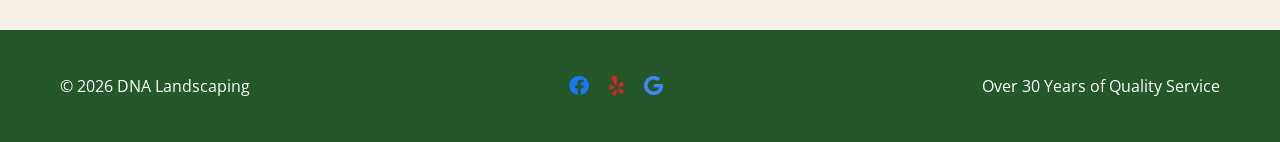
<file: services/hardscaping.html>
<!doctype html>
<html lang="en" class="no-js">
<head>
  <meta charset="utf-8" />
  <meta name="viewport" content="width=device-width, initial-scale=1" />
  <script>document.documentElement.className = document.documentElement.className.replace('no-js','js');</script>
  <title>Hardscaping — Patios & Walkways in Westborough, MA | DNA Landscaping</title>
  <meta name="description" content="Expert hardscaping services in Central Massachusetts: paver patios, stone walkways, fire pits, outdoor kitchens, and driveway pavers. Transform your outdoor space. Free quotes.">
  <meta name="keywords" content="Hardscaping Westborough MA, Paver Patios Central MA, Stone Walkways, Fire Pits, Outdoor Kitchens, Driveway Pavers Massachusetts">
  <meta name="author" content="DNA Landscaping">
  <meta name="robots" content="index, follow, max-image-preview:large, max-snippet:-1, max-video-preview:-1">
  <meta name="theme-color" content="#245729">
  <link rel="canonical" href="https://www.dnalandscapingco.com/services/hardscaping.html">
  <meta property="og:type" content="website">
  <meta property="og:site_name" content="DNA Landscaping">
  <meta property="og:locale" content="en_US">
  <meta property="og:title" content="Hardscaping — Patios & Walkways | DNA Landscaping">
  <meta property="og:description" content="Expert hardscaping: paver patios, stone walkways, fire pits, and outdoor living spaces in Central Massachusetts.">
  <meta property="og:url" content="https://www.dnalandscapingco.com/services/hardscaping.html">
  <meta property="og:image" content="https://www.dnalandscapingco.com/assets/images/og-cover.jpg">
  <meta property="og:image:width" content="1200">
  <meta property="og:image:height" content="630">
  <meta name="twitter:card" content="summary_large_image">
  <meta name="twitter:title" content="Hardscaping — Patios & Walkways | DNA Landscaping">
  <meta name="twitter:description" content="Expert hardscaping services in Central Massachusetts.">
  <meta name="twitter:image" content="https://www.dnalandscapingco.com/assets/images/og-cover.jpg">
  <link rel="icon" type="image/png" href="/favicons/favicon-96x96.png" sizes="96x96">
  <link rel="icon" type="image/svg+xml" href="/favicons/favicon.svg">
  <link rel="shortcut icon" href="/favicons/favicon.ico">
  <link rel="apple-touch-icon" sizes="180x180" href="/favicons/apple-touch-icon.png">
  <link rel="manifest" href="/favicons/site.webmanifest">
  <link rel="preconnect" href="https://fonts.googleapis.com">
  <link rel="preconnect" href="https://fonts.gstatic.com" crossorigin>
  <link href="https://fonts.googleapis.com/css2?family=Montserrat:wght@600;700;800&family=Open+Sans:wght@400;600&display=swap" rel="stylesheet">
  <link rel="stylesheet" href="https://cdnjs.cloudflare.com/ajax/libs/font-awesome/6.0.0/css/all.min.css">
  <link rel="stylesheet" href="/brand_styles.css" />
  <style>
    .social-icons { display:flex; align-items:center; gap:16px; }
    .social-icons a { color:var(--char); font-size:18px; transition:color 220ms; text-decoration:none; }
    .social-icons a:hover { color:var(--leaf-strong); }
    .social-icons a .fa-facebook { color:#1877F2; }
    .social-icons a .fa-yelp { color:#d32323; }
    .social-icons a .fa-google { color:#4285F4; }
    @media(max-width:640px){ .social-icons { display:none; } }
  </style>
  <script type="application/ld+json">
  {"@context": "https://schema.org", "@type": "Service", "@id": "https://www.dnalandscapingco.com/services/hardscaping.html", "serviceType": "Hardscaping", "name": "Hardscaping — Patios & Walkways", "description": "Professional hardscaping including paver patios, stone walkways, fire pits, outdoor kitchens, and driveway pavers.", "provider": {"@type": "LandscapingBusiness", "@id": "https://www.dnalandscapingco.com/#business", "name": "DNA Landscaping", "telephone": "+1-508-366-7283"}}
  </script>
  <script type="application/ld+json">
  {"@context": "https://schema.org", "@type": "BreadcrumbList", "itemListElement": [{"@type": "ListItem", "position": 1, "name": "Home", "item": "https://www.dnalandscapingco.com/"}, {"@type": "ListItem", "position": 2, "name": "Services", "item": "https://www.dnalandscapingco.com/services/"}, {"@type": "ListItem", "position": 3, "name": "Hardscaping", "item": "https://www.dnalandscapingco.com/services/hardscaping.html"}]}
  </script>
</head>
<body>
  <a class="skip-link" href="#main-content">Skip to main content</a>
  <header class="site-header" id="site-header">
    <div class="container header-row">
      <a class="brand" href="/" aria-label="DNA Landscaping Home">
        <img class="logo" src="/dna_landscaping_brand_assets/logos/dna_primary_horizontal_200.png" alt="DNA Landscaping logo" fetchpriority="high" decoding="async">
      </a>
      <nav class="main-nav" aria-label="Main navigation">
        <ul>
          <li><a href="/services/" class="nav-link">Services</a></li>
          <li><a href="/index.html#about" class="nav-link">About</a></li>
          <li><a href="/index.html#standards" class="nav-link">Standards</a></li>
          <li><a href="/projects.html" class="nav-link">Projects</a></li>
          <li><a class="contact-cta nav-link" href="/index.html#contact">Get a Quote</a></li>
        </ul>
      </nav>
      <div class="social-icons">
        <a href="https://www.facebook.com/DNAlandscapingco" target="_blank" aria-label="Facebook"><i class="fab fa-facebook fa-lg"></i></a>
        <a href="https://www.yelp.com/biz/dna-landscaping-westborough" target="_blank" aria-label="Yelp"><i class="fab fa-yelp fa-lg"></i></a>
        <a href="https://g.page/r/Cfc1ltPDd40gEBM/review" target="_blank" aria-label="Google Reviews"><i class="fab fa-google fa-lg"></i></a>
      </div>
      <button class="mobile-menu-button" id="mobile-menu-button" aria-controls="mobile-nav" aria-expanded="false" aria-label="Open menu">
        <svg width="28" height="28" viewBox="0 0 24 24" aria-hidden="true" focusable="false">
          <path class="ham-top" d="M3 7h18" stroke="currentColor" stroke-width="2" stroke-linecap="round"></path>
          <path class="ham-mid" d="M3 12h18" stroke="currentColor" stroke-width="2" stroke-linecap="round"></path>
          <path class="ham-btm" d="M3 17h18" stroke="currentColor" stroke-width="2" stroke-linecap="round"></path>
        </svg>
      </button>
    </div>
  </header>

  <div id="mobile-nav" class="mobile-nav" aria-hidden="true" role="dialog" aria-label="Mobile navigation">
    <div class="mobile-overlay" id="mobile-overlay" tabindex="-1" aria-hidden="true"></div>
    <div class="mobile-panel" role="document" aria-modal="true">
      <div class="mobile-panel-inner">
        <button class="mobile-close" id="mobile-close" aria-label="Close menu">&times;</button>
        <ul>
          <li><a href="/services/" class="mobile-nav-link">Services</a></li>
          <li><a href="/index.html#about" class="mobile-nav-link">About</a></li>
          <li><a href="/index.html#standards" class="mobile-nav-link">Standards</a></li>
          <li><a href="/projects.html" class="mobile-nav-link">Projects</a></li>
          <li><a class="mobile-contact" href="/index.html#contact">Get a Quote</a></li>
        </ul>
      </div>
    </div>
  </div>

  <main id="main-content">
    <section class="hero" aria-label="Hero">
      <div class="hero-inner container">
        <div class="hero-text reveal-on-load">
          <h1 class="hero-title" data-text="Hardscaping & Stonework">Hardscaping & Stonework</h1>
          <p class="hero-sub">Custom patios, structural walls, and elegant outdoor living spaces engineered for durability and timeless aesthetic appeal.</p>
        </div>
      </div>
    </section>

    <section style="padding: 4rem 0; background: white;">
      <div class="container narrow">
        <div class="reveal-on-scroll">
          <h2 style="color: var(--forest); margin-bottom: 1.5rem;">Professional Hardscaping in Central Massachusetts</h2>
          <p style="font-size: 1.1rem; line-height: 1.8; margin-bottom: 1.5rem;">
            Hardscaping transforms your outdoor space into a functional, beautiful extension of your home. DNA Landscaping designs and builds custom patios, walkways, fire pits, and outdoor living areas that combine aesthetics with durability.
          </p>
          <p style="line-height: 1.8;">
            We work with premium pavers, natural stone, brick, and other high-quality materials to create outdoor spaces built to withstand New England's weather while maintaining their beauty for decades.
          </p>
        </div>
      </div>
    </section>

    <section style="padding: 4rem 0; background: var(--cream);">
      <div class="container">
        <h2 class="reveal-on-scroll" style="text-align: center; color: var(--forest); margin-bottom: 3rem;">Our Hardscaping Services</h2>
        <div style="display: grid; grid-template-columns: repeat(auto-fit, minmax(300px, 1fr)); gap: 2rem; max-width: 1100px; margin: 0 auto;">
          
          <div class="reveal-on-scroll" style="background: white; padding: 2rem; border-radius: 8px; box-shadow: 0 2px 8px rgba(0,0,0,0.08);">
            <h3 style="color: var(--forest); margin-bottom: 1rem; font-size: 1.4rem;">Paver Patios</h3>
            <p style="line-height: 1.7; margin-bottom: 1rem;">Custom patio design and installation using premium pavers in endless patterns, colors, and styles to match your home's architecture.</p>
            <ul style="padding-left: 1.5rem; line-height: 1.8; color: #333;">
              <li>Custom patio design</li>
              <li>Brick & concrete pavers</li>
              <li>Natural stone patios</li>
              <li>Multi-level terraces</li>
            </ul>
          </div>

          <div class="reveal-on-scroll" style="background: white; padding: 2rem; border-radius: 8px; box-shadow: 0 2px 8px rgba(0,0,0,0.08);">
            <h3 style="color: var(--forest); margin-bottom: 1rem; font-size: 1.4rem;">Walkways & Paths</h3>
            <p style="line-height: 1.7; margin-bottom: 1rem;">Elegant pathways that guide visitors through your landscape while adding visual interest and practical access to all areas of your property.</p>
            <ul style="padding-left: 1.5rem; line-height: 1.8; color: #333;">
              <li>Stone & paver walkways</li>
              <li>Front entrance paths</li>
              <li>Garden pathways</li>
              <li>Stepping stone paths</li>
            </ul>
          </div>

          <div class="reveal-on-scroll" style="background: white; padding: 2rem; border-radius: 8px; box-shadow: 0 2px 8px rgba(0,0,0,0.08);">
            <h3 style="color: var(--forest); margin-bottom: 1rem; font-size: 1.4rem;">Fire Pits & Features</h3>
            <p style="line-height: 1.7; margin-bottom: 1rem;">Gather around custom fire pits that become the centerpiece of your backyard entertaining.</p>
            <ul style="padding-left: 1.5rem; line-height: 1.8; color: #333;">
              <li>Stone fire pits</li>
              <li>Built-in fire features</li>
              <li>Paver fire pit surrounds</li>
              <li>Seating walls</li>
            </ul>
          </div>

          <div class="reveal-on-scroll" style="background: white; padding: 2rem; border-radius: 8px; box-shadow: 0 2px 8px rgba(0,0,0,0.08);">
            <h3 style="color: var(--forest); margin-bottom: 1rem; font-size: 1.4rem;">Outdoor Kitchens & Living</h3>
            <p style="line-height: 1.7; margin-bottom: 1rem;">Complete outdoor living spaces with built-in grills, countertops, and dining areas for the ultimate backyard experience.</p>
            <ul style="padding-left: 1.5rem; line-height: 1.8; color: #333;">
              <li>Outdoor kitchen design</li>
              <li>Built-in grilling stations</li>
              <li>Stone countertops</li>
              <li>Pizza ovens & bars</li>
            </ul>
          </div>

        </div>
      </div>
    </section>

    <section class="cta-section" style="background: var(--forest); color: white; padding: 4rem 0; text-align: center;">
      <div class="container narrow">
        <h2 class="reveal-on-scroll" style="color: white; margin-bottom: 1rem;">Ready to Transform Your Outdoor Space?</h2>
        <p class="reveal-on-scroll" style="font-size: 1.1rem; margin-bottom: 2rem; opacity: 0.95;">Contact DNA Landscaping for a free hardscaping consultation and quote.</p>
        <div class="reveal-on-scroll">
          <a href="/#contact" class="btn btn-primary" style="margin-right: 1rem;">Get Your Free Quote</a>
          <a href="/projects.html" class="btn-secondary" style="background: rgba(255,255,255,0.15); color: white; border-color: white;">View Our Projects</a>
        </div>
      </div>
    </section>

    <!-- Project Gallery -->
    <section style="padding: 4rem 0; background: var(--cream);">
      <div class="container">
        <h2 class="reveal-on-scroll" style="text-align: center; color: var(--forest); margin-bottom: 3rem;">Our Hardscaping Portfolio</h2>

        <div class="reveal-on-scroll" style="margin-bottom: 2rem;">
          <h3 style="color: var(--forest); margin-bottom: 1rem;">Paver Patios</h3>
          <div style="display: grid; grid-template-columns: repeat(auto-fit, minmax(280px, 1fr)); gap: 1rem;">
            <figure style="margin:0; border-radius: 8px; overflow: hidden;">
              <picture>
                <source type="image/webp" srcset="../assets/images/projects/dna_project_08.webp">
                <img src="../assets/images/projects/dna_project_08.jpg" alt="Paver patio installation by DNA Landscaping in Westborough, Massachusetts (project 1)" width="1200" height="900" loading="lazy" decoding="async" style="width:100%;height:auto;display:block;">
              </picture>
            </figure>
            <figure style="margin:0; border-radius: 8px; overflow: hidden;">
              <picture>
                <source type="image/webp" srcset="../assets/images/projects/dna_project_09.webp">
                <img src="../assets/images/projects/dna_project_09.jpg" alt="Paver patio installation by DNA Landscaping in Westborough, Massachusetts (project 2)" width="1200" height="900" loading="lazy" decoding="async" style="width:100%;height:auto;display:block;">
              </picture>
            </figure>
            <figure style="margin:0; border-radius: 8px; overflow: hidden;">
              <picture>
                <source type="image/webp" srcset="../assets/images/projects/dna_project_10.webp">
                <img src="../assets/images/projects/dna_project_10.jpg" alt="Paver patio installation by DNA Landscaping in Westborough, Massachusetts (project 3)" width="1200" height="900" loading="lazy" decoding="async" style="width:100%;height:auto;display:block;">
              </picture>
            </figure>
            <figure style="margin:0; border-radius: 8px; overflow: hidden;">
              <picture>
                <source type="image/webp" srcset="../assets/images/projects/dna_project_11.webp">
                <img src="../assets/images/projects/dna_project_11.jpg" alt="Paver patio installation by DNA Landscaping in Westborough, Massachusetts (project 4)" width="1200" height="900" loading="lazy" decoding="async" style="width:100%;height:auto;display:block;">
              </picture>
            </figure>
            <figure style="margin:0; border-radius: 8px; overflow: hidden;">
              <picture>
                <source type="image/webp" srcset="../assets/images/projects/dna_project_15.webp">
                <img src="../assets/images/projects/dna_project_15.jpg" alt="Paver patio installation by DNA Landscaping in Westborough, Massachusetts (project 5)" width="1200" height="900" loading="lazy" decoding="async" style="width:100%;height:auto;display:block;">
              </picture>
            </figure>
            <figure style="margin:0; border-radius: 8px; overflow: hidden;">
              <picture>
                <source type="image/webp" srcset="../assets/images/projects/dna_project_25.webp">
                <img src="../assets/images/projects/dna_project_25.jpg" alt="Paver patio installation by DNA Landscaping in Westborough, Massachusetts (project 6)" width="1200" height="900" loading="lazy" decoding="async" style="width:100%;height:auto;display:block;">
              </picture>
            </figure>
            <figure style="margin:0; border-radius: 8px; overflow: hidden;">
              <picture>
                <source type="image/webp" srcset="../assets/images/projects/dna_project_36.webp">
                <img src="../assets/images/projects/dna_project_36.jpg" alt="Paver patio installation by DNA Landscaping in Westborough, Massachusetts (project 7)" width="1200" height="900" loading="lazy" decoding="async" style="width:100%;height:auto;display:block;">
              </picture>
            </figure>
            <figure style="margin:0; border-radius: 8px; overflow: hidden;">
              <picture>
                <source type="image/webp" srcset="../assets/images/projects/dna_project_37.webp">
                <img src="../assets/images/projects/dna_project_37.jpg" alt="Paver patio installation by DNA Landscaping in Westborough, Massachusetts (project 8)" width="1200" height="900" loading="lazy" decoding="async" style="width:100%;height:auto;display:block;">
              </picture>
            </figure>
          </div>
        </div>

        <div class="reveal-on-scroll" style="margin-bottom: 2rem;">
          <h3 style="color: var(--forest); margin-bottom: 1rem;">Paver Walkways</h3>
          <div style="display: grid; grid-template-columns: repeat(auto-fit, minmax(280px, 1fr)); gap: 1rem;">
            <figure style="margin:0; border-radius: 8px; overflow: hidden;">
              <picture>
                <source type="image/webp" srcset="../assets/images/projects/dna_project_04.webp">
                <img src="../assets/images/projects/dna_project_04.jpg" alt="Paver walkway with professional edging in Central Massachusetts (project 1)" width="1200" height="900" loading="lazy" decoding="async" style="width:100%;height:auto;display:block;">
              </picture>
            </figure>
            <figure style="margin:0; border-radius: 8px; overflow: hidden;">
              <picture>
                <source type="image/webp" srcset="../assets/images/projects/dna_project_05.webp">
                <img src="../assets/images/projects/dna_project_05.jpg" alt="Paver walkway with professional edging in Central Massachusetts (project 2)" width="1200" height="900" loading="lazy" decoding="async" style="width:100%;height:auto;display:block;">
              </picture>
            </figure>
            <figure style="margin:0; border-radius: 8px; overflow: hidden;">
              <picture>
                <source type="image/webp" srcset="../assets/images/projects/dna_project_07.webp">
                <img src="../assets/images/projects/dna_project_07.jpg" alt="Paver walkway with professional edging in Central Massachusetts (project 3)" width="1200" height="900" loading="lazy" decoding="async" style="width:100%;height:auto;display:block;">
              </picture>
            </figure>
            <figure style="margin:0; border-radius: 8px; overflow: hidden;">
              <picture>
                <source type="image/webp" srcset="../assets/images/projects/dna_project_13.webp">
                <img src="../assets/images/projects/dna_project_13.jpg" alt="Paver walkway with professional edging in Central Massachusetts (project 4)" width="1200" height="900" loading="lazy" decoding="async" style="width:100%;height:auto;display:block;">
              </picture>
            </figure>
            <figure style="margin:0; border-radius: 8px; overflow: hidden;">
              <picture>
                <source type="image/webp" srcset="../assets/images/projects/dna_project_14.webp">
                <img src="../assets/images/projects/dna_project_14.jpg" alt="Paver walkway with professional edging in Central Massachusetts (project 5)" width="1200" height="900" loading="lazy" decoding="async" style="width:100%;height:auto;display:block;">
              </picture>
            </figure>
            <figure style="margin:0; border-radius: 8px; overflow: hidden;">
              <picture>
                <source type="image/webp" srcset="../assets/images/projects/dna_project_20.webp">
                <img src="../assets/images/projects/dna_project_20.jpg" alt="Paver walkway with professional edging in Central Massachusetts (project 6)" width="1200" height="900" loading="lazy" decoding="async" style="width:100%;height:auto;display:block;">
              </picture>
            </figure>
            <figure style="margin:0; border-radius: 8px; overflow: hidden;">
              <picture>
                <source type="image/webp" srcset="../assets/images/projects/dna_project_26.webp">
                <img src="../assets/images/projects/dna_project_26.jpg" alt="Paver walkway with professional edging in Central Massachusetts (project 7)" width="1200" height="900" loading="lazy" decoding="async" style="width:100%;height:auto;display:block;">
              </picture>
            </figure>
            <figure style="margin:0; border-radius: 8px; overflow: hidden;">
              <picture>
                <source type="image/webp" srcset="../assets/images/projects/dna_project_27.webp">
                <img src="../assets/images/projects/dna_project_27.jpg" alt="Paver walkway with professional edging in Central Massachusetts (project 8)" width="1200" height="900" loading="lazy" decoding="async" style="width:100%;height:auto;display:block;">
              </picture>
            </figure>
            <figure style="margin:0; border-radius: 8px; overflow: hidden;">
              <picture>
                <source type="image/webp" srcset="../assets/images/projects/dna_project_29.webp">
                <img src="../assets/images/projects/dna_project_29.jpg" alt="Paver walkway with professional edging in Central Massachusetts (project 9)" width="1200" height="900" loading="lazy" decoding="async" style="width:100%;height:auto;display:block;">
              </picture>
            </figure>
            <figure style="margin:0; border-radius: 8px; overflow: hidden;">
              <picture>
                <source type="image/webp" srcset="../assets/images/projects/dna_project_35.webp">
                <img src="../assets/images/projects/dna_project_35.jpg" alt="Paver walkway with professional edging in Central Massachusetts (project 10)" width="1200" height="900" loading="lazy" decoding="async" style="width:100%;height:auto;display:block;">
              </picture>
            </figure>
          </div>
        </div>
      </div>
    </section>

  </main>

  <footer class="site-footer">
    <div class="container footer-row">
      <div class="footer-left">&copy; <span id="year"></span> DNA Landscaping</div>
      <div class="social-icons" style="gap:20px;">
        <a href="https://www.facebook.com/DNAlandscapingco" target="_blank" aria-label="Facebook" style="color:white;font-size:20px;"><i class="fab fa-facebook"></i></a>
        <a href="https://www.yelp.com/biz/dna-landscaping-westborough" target="_blank" aria-label="Yelp" style="color:white;font-size:20px;"><i class="fab fa-yelp"></i></a>
        <a href="https://g.page/r/Cfc1ltPDd40gEBM/review" target="_blank" aria-label="Google Reviews" style="color:white;font-size:20px;"><i class="fab fa-google"></i></a>
      </div>
      <div class="footer-right">Over 30 Years of Quality Service</div>
    </div>
  </footer>

  <script>
    document.getElementById('year').textContent = new Date().getFullYear();
    function scrollToTarget(targetId) {
      const target = document.getElementById(targetId);
      if (!target) return;
      const header = document.getElementById('site-header');
      const headerHeight = header ? header.getBoundingClientRect().height : 0;
      const offsetTop = target.getBoundingClientRect().top + window.pageYOffset - headerHeight - 24;
      window.scrollTo({ top: offsetTop, behavior: 'smooth' });
    }
    document.querySelectorAll('a[href^="#"]').forEach(anchor => {
      anchor.addEventListener('click', function(e) {
        const href = this.getAttribute('href');
        if (href && href.startsWith('#')) { e.preventDefault(); scrollToTarget(href.substring(1)); }
      });
    });
    window.addEventListener('load', () => {
      document.querySelectorAll('.reveal-on-load').forEach(el => el.classList.add('reveal'));
    });
    (function(){
      const observer = new IntersectionObserver((entries) => {
        entries.forEach(entry => { if (entry.isIntersecting) { entry.target.classList.add('reveal'); observer.unobserve(entry.target); } });
      }, { threshold: 0.1 });
      document.querySelectorAll('.reveal-on-scroll').forEach(el => observer.observe(el));
    })();
    (function(){
      const openClass = 'mobile-open';
      const button = document.getElementById('mobile-menu-button');
      const mobileNav = document.getElementById('mobile-nav');
      const overlay = document.getElementById('mobile-overlay');
      const closeBtn = document.getElementById('mobile-close');
      if (!button || !mobileNav) return;
      function setOpen(isOpen) {
        button.setAttribute('aria-expanded', String(isOpen));
        mobileNav.setAttribute('aria-hidden', String(!isOpen));
        document.documentElement.classList.toggle(openClass, isOpen);
        document.body.style.overflow = isOpen ? 'hidden' : '';
      }
      button.addEventListener('click', () => setOpen(button.getAttribute('aria-expanded') !== 'true'));
      closeBtn.addEventListener('click', () => setOpen(false));
      overlay.addEventListener('click', () => setOpen(false));
      mobileNav.querySelectorAll('a[href^="#"]').forEach(link => {
        link.addEventListener('click', function(e) {
          const href = this.getAttribute('href');
          if (href && href.startsWith('#')) { e.preventDefault(); setOpen(false); setTimeout(() => scrollToTarget(href.substring(1)), 260); }
        });
      });
    })();
  </script>
</body>
</html>
</file>
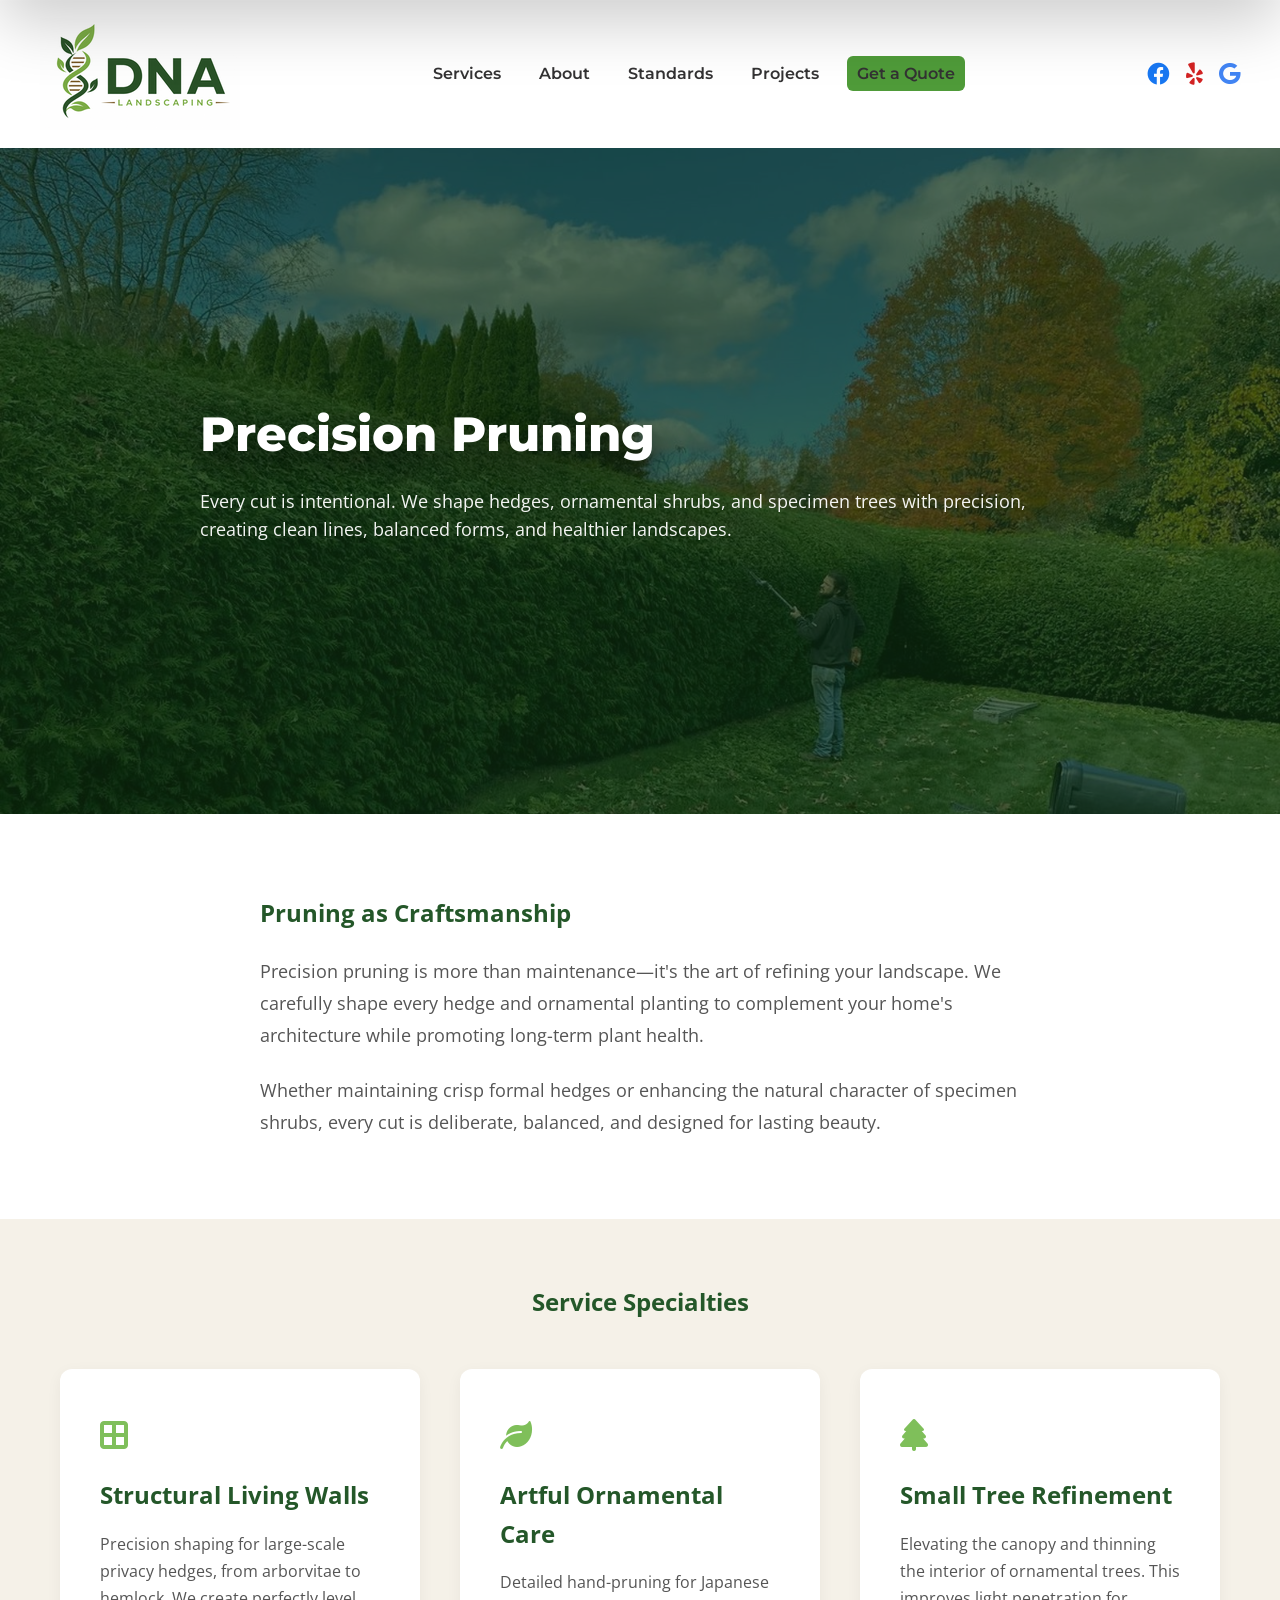
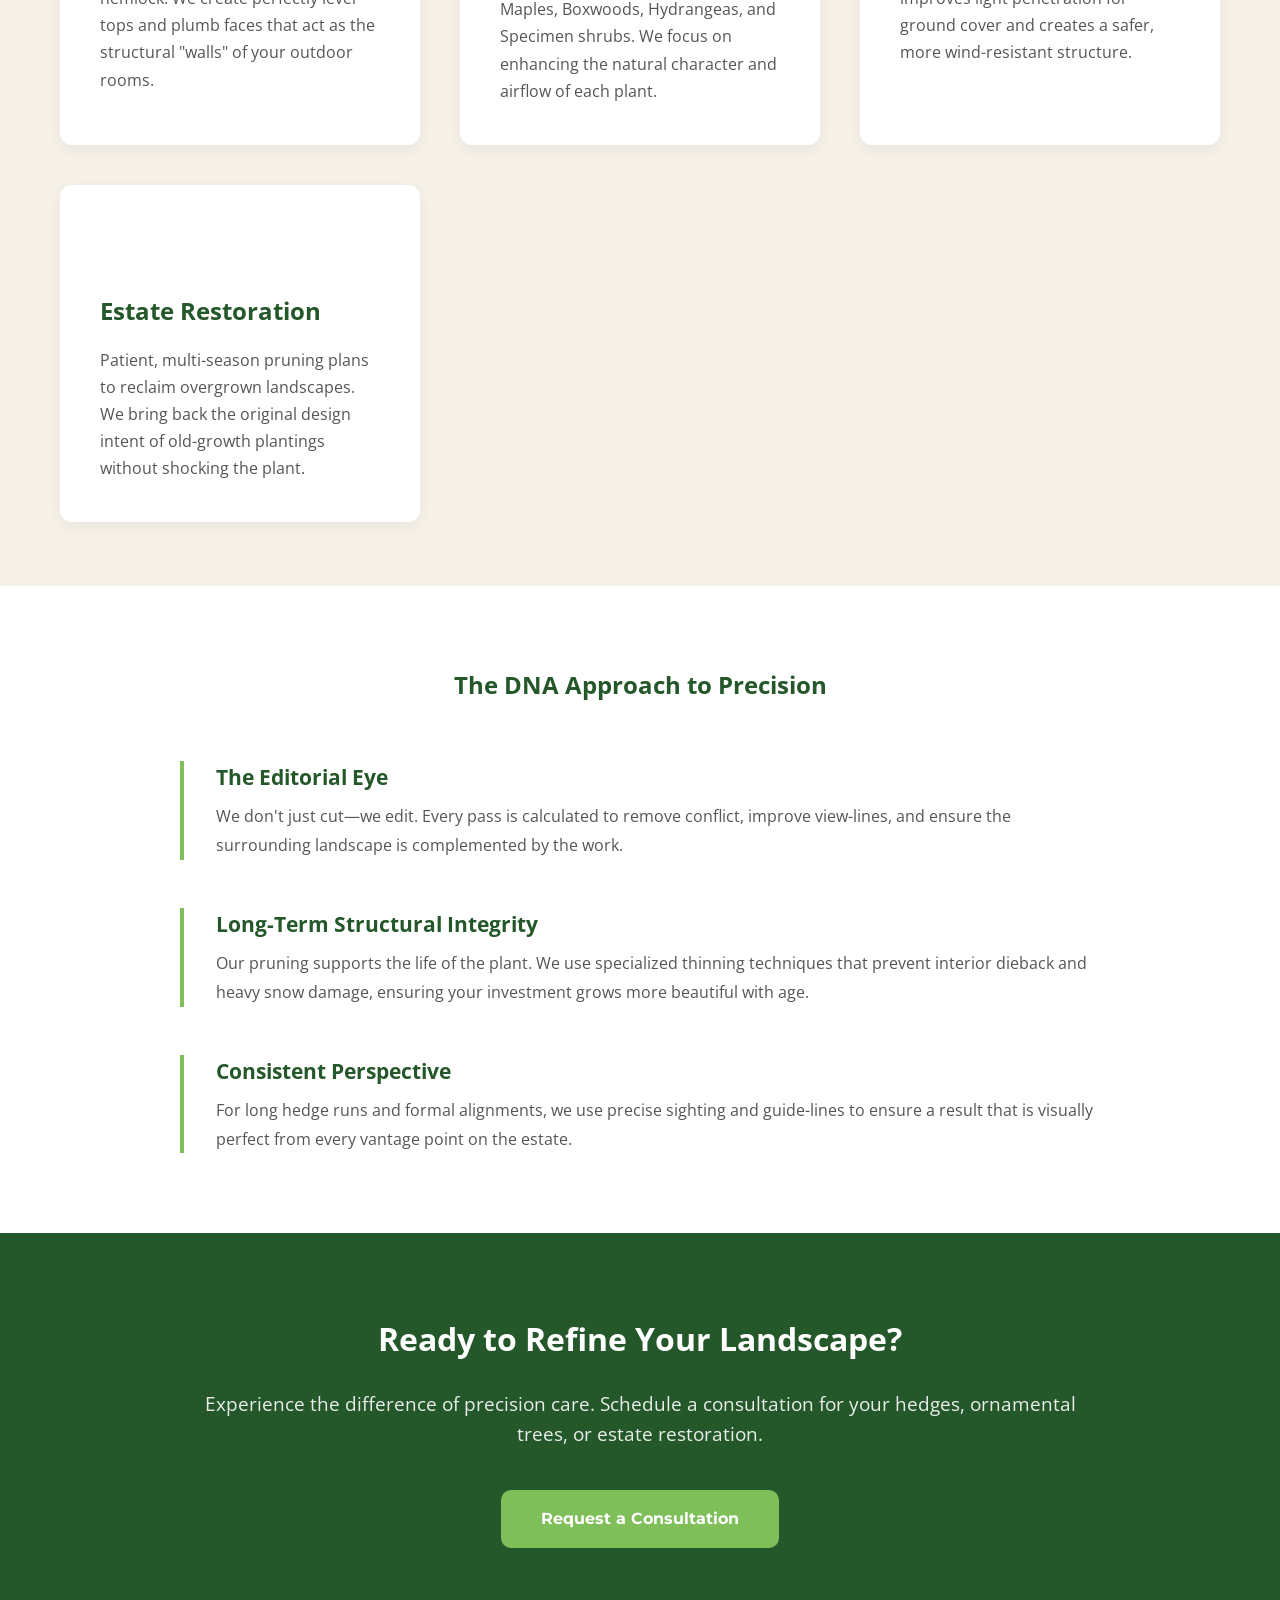
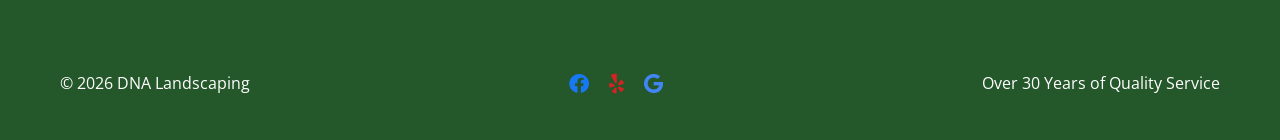
<file: services/hedge-sculpting.html>
<!doctype html>
<html lang="en" class="no-js">
<head>
  <meta charset="utf-8" />
  <meta name="viewport" content="width=device-width, initial-scale=1" />
  <script>document.documentElement.className = document.documentElement.className.replace('no-js','js');</script>
  <title>Privacy Hedge Sculpting in Westborough, MA | DNA Landscaping</title>
  <meta name="description" content="Expert privacy hedge trimming and sculpting in Central Massachusetts. Precision shaping for arborvitae, evergreens, and large-scale privacy screens. Free quotes available.">
  <meta name="keywords" content="Hedge Sculpting Westborough MA, Privacy Hedge Trimming Central MA, Arborvitae Trimming, Evergreen Hedge Shaping, Large Hedge Trimming Massachusetts">
  <meta name="author" content="DNA Landscaping">
  <meta name="robots" content="index, follow, max-image-preview:large, max-snippet:-1, max-video-preview:-1">
  <meta name="theme-color" content="#245729">
  <link rel="canonical" href="https://www.dnalandscapingco.com/services/hedge-sculpting.html">
  <meta property="og:type" content="website">
  <meta property="og:site_name" content="DNA Landscaping">
  <meta property="og:locale" content="en_US">
  <meta property="og:title" content="Privacy Hedge Sculpting in Westborough, MA | DNA Landscaping">
  <meta property="og:description" content="Expert privacy hedge trimming and sculpting in Central Massachusetts. Precision work on large-scale privacy screens.">
  <meta property="og:url" content="https://www.dnalandscapingco.com/services/hedge-sculpting.html">
  <meta property="og:image" content="https://www.dnalandscapingco.com/assets/images/og-cover.jpg">
  <meta property="og:image:width" content="1200">
  <meta property="og:image:height" content="630">
  <meta name="twitter:card" content="summary_large_image">
  <meta name="twitter:title" content="Privacy Hedge Sculpting in Westborough, MA | DNA Landscaping">
  <meta name="twitter:description" content="Expert privacy hedge trimming and sculpting in Central Massachusetts.">
  <meta name="twitter:image" content="https://www.dnalandscapingco.com/assets/images/og-cover.jpg">
  <link rel="icon" type="image/png" href="/favicons/favicon-96x96.png" sizes="96x96">
  <link rel="icon" type="image/svg+xml" href="/favicons/favicon.svg">
  <link rel="shortcut icon" href="/favicons/favicon.ico">
  <link rel="apple-touch-icon" sizes="180x180" href="/favicons/apple-touch-icon.png">
  <link rel="manifest" href="/favicons/site.webmanifest">
  <link rel="preconnect" href="https://fonts.googleapis.com">
  <link rel="preconnect" href="https://fonts.gstatic.com" crossorigin>
  <link href="https://fonts.googleapis.com/css2?family=Montserrat:wght@600;700;800&family=Open+Sans:wght@400;600&display=swap" rel="stylesheet">
  <link rel="stylesheet" href="https://cdnjs.cloudflare.com/ajax/libs/font-awesome/6.0.0/css/all.min.css">
  <link rel="stylesheet" href="/brand_styles.css" />
  <style>
    .social-icons { display:flex; align-items:center; gap:16px; }
    .social-icons a { color:var(--char); font-size:18px; transition:color 220ms; text-decoration:none; }
    .social-icons a:hover { color:var(--leaf-strong); }
    .social-icons a .fa-facebook { color:#1877F2; }
    .social-icons a .fa-yelp { color:#d32323; }
    .social-icons a .fa-google { color:#4285F4; }
    @media(max-width:640px){ .social-icons { display:none; } }
  </style>
  <script type="application/ld+json">
  {
    "@context": "https://schema.org",
    "@type": "Service",
    "@id": "https://www.dnalandscapingco.com/services/hedge-sculpting.html",
    "serviceType": "Privacy Hedge Sculpting",
    "name": "Privacy Hedge Sculpting & Trimming Services",
    "description": "Professional hedge trimming and sculpting services for large-scale privacy hedges, arborvitae, evergreens, and privacy screens throughout Central Massachusetts.",
    "provider": {
      "@type": "LandscapingBusiness",
      "@id": "https://www.dnalandscapingco.com/#business",
      "name": "DNA Landscaping",
      "telephone": "+1-508-366-7283",
      "email": "dnalandscapingco@gmail.com"
    },
    "areaServed": [
      {
        "@type": "City",
        "name": "Westborough",
        "containedInPlace": {"@type": "State", "name": "Massachusetts"}
      },
      {
        "@type": "GeoCircle",
        "geoMidpoint": {"@type": "GeoCoordinates", "latitude": "42.2695", "longitude": "-71.6162"},
        "geoRadius": "30000",
        "description": "Central Massachusetts"
      }
    ]
  }
  </script>
  <script type="application/ld+json">
  {
    "@context": "https://schema.org",
    "@type": "BreadcrumbList",
    "itemListElement": [
      {"@type": "ListItem", "position": 1, "name": "Home", "item": "https://www.dnalandscapingco.com/"},
      {"@type": "ListItem", "position": 2, "name": "Services", "item": "https://www.dnalandscapingco.com/services/"},
      {"@type": "ListItem", "position": 3, "name": "Privacy Hedge Sculpting", "item": "https://www.dnalandscapingco.com/services/hedge-sculpting.html"}
    ]
  }
  </script>
</head>
<body>
  <a class="skip-link" href="#main-content">Skip to main content</a>
  <header class="site-header" id="site-header">
    <div class="container header-row">
      <a class="brand" href="/" aria-label="DNA Landscaping Home">
        <img class="logo" src="/dna_landscaping_brand_assets/logos/dna_primary_horizontal_200.png" alt="DNA Landscaping logo" fetchpriority="high" decoding="async">
      </a>
      <nav class="main-nav" aria-label="Main navigation">
        <ul>
          <li><a href="/services/" class="nav-link">Services</a></li>
          <li><a href="/index.html#about" class="nav-link">About</a></li>
          <li><a href="/index.html#standards" class="nav-link">Standards</a></li>
          <li><a href="/projects.html" class="nav-link">Projects</a></li>
          <li><a class="contact-cta nav-link" href="/index.html#contact">Get a Quote</a></li>
        </ul>
      </nav>
      <div class="social-icons">
        <a href="https://www.facebook.com/DNAlandscapingco" target="_blank" aria-label="Facebook"><i class="fab fa-facebook fa-lg"></i></a>
        <a href="https://www.yelp.com/biz/dna-landscaping-westborough" target="_blank" aria-label="Yelp"><i class="fab fa-yelp fa-lg"></i></a>
        <a href="https://g.page/r/Cfc1ltPDd40gEBM/review" target="_blank" aria-label="Google Reviews"><i class="fab fa-google fa-lg"></i></a>
      </div>
      <button class="mobile-menu-button" id="mobile-menu-button" aria-controls="mobile-nav" aria-expanded="false" aria-label="Open menu">
        <svg width="28" height="28" viewBox="0 0 24 24" aria-hidden="true" focusable="false">
          <path class="ham-top" d="M3 7h18" stroke="currentColor" stroke-width="2" stroke-linecap="round"></path>
          <path class="ham-mid" d="M3 12h18" stroke="currentColor" stroke-width="2" stroke-linecap="round"></path>
          <path class="ham-btm" d="M3 17h18" stroke="currentColor" stroke-width="2" stroke-linecap="round"></path>
        </svg>
      </button>
    </div>
  </header>

  <div id="mobile-nav" class="mobile-nav" aria-hidden="true" role="dialog" aria-label="Mobile navigation">
    <div class="mobile-overlay" id="mobile-overlay" tabindex="-1" aria-hidden="true"></div>
    <div class="mobile-panel" role="document" aria-modal="true">
      <div class="mobile-panel-inner">
        <button class="mobile-close" id="mobile-close" aria-label="Close menu">&times;</button>
        <ul>
          <li><a href="/services/" class="mobile-nav-link">Services</a></li>
          <li><a href="/index.html#about" class="mobile-nav-link">About</a></li>
          <li><a href="/index.html#standards" class="mobile-nav-link">Standards</a></li>
          <li><a href="/projects.html" class="mobile-nav-link">Projects</a></li>
          <li><a class="mobile-contact" href="/index.html#contact">Get a Quote</a></li>
        </ul>
      </div>
    </div>
  </div>
  <main id="main-content">

    <!-- Hero Section -->
   <section class="hero" aria-label="Hero">
  <div class="hero-inner container">
    <div class="hero-text reveal-on-load">
      <h1 class="hero-title" data-text="Precision Pruning">Precision Pruning</h1>
      <p class="hero-sub">
        Every cut is intentional. We shape hedges, ornamental shrubs, and specimen trees with precision, creating clean lines, balanced forms, and healthier landscapes.
      </p>
    </div>
  </div>
</section>

    <!-- Broad Service Overview -->
    <section style="padding: 5rem 0; background: white;">
      <div class="container" style="max-width: 800px;">
        <h2 class="reveal-on-scroll" style="color: var(--forest); margin-bottom: 1.5rem;">Pruning as Craftsmanship</h2>
        <p class="reveal-on-scroll" style="line-height: 1.8; color: #555; font-size: 1.1rem; margin-bottom: 1.5rem;">
          Precision pruning is more than maintenance—it's the art of refining your landscape.
          We carefully shape every hedge and ornamental planting to complement your home's
          architecture while promoting long-term plant health.
        </p>
        <p class="reveal-on-scroll" style="line-height: 1.8; color: #555; font-size: 1.1rem;">
          Whether maintaining crisp formal hedges or enhancing the natural character of
          specimen shrubs, every cut is deliberate, balanced, and designed for lasting beauty.
        </p>
      </div>
    </section>
    <!-- Broad Services Grid -->
    <section style="padding: 4rem 0; background: var(--cream);">
      <div class="container">
        <h2 class="reveal-on-scroll" style="text-align: center; color: var(--forest); margin-bottom: 3rem;">Service Specialties</h2>
        
        <div style="display: grid; grid-template-columns: repeat(auto-fit, minmax(320px, 1fr)); gap: 2.5rem; max-width: 1200px; margin: 0 auto;">
          
          <!-- Hedges & Screens -->
          <div class="reveal-on-scroll" style="background: white; padding: 2.5rem; border-radius: 12px; box-shadow: 0 4px 15px rgba(0,0,0,0.05);">
            <div style="color: var(--leaf); font-size: 2rem; margin-bottom: 1rem;"><i class="fas fa-border-all"></i></div>
            <h3 style="color: var(--forest); margin-bottom: 1rem; font-size: 1.5rem;">Structural Living Walls</h3>
            <p style="line-height: 1.7; color: #555;">Precision shaping for large-scale privacy hedges, from arborvitae to hemlock. We create perfectly level tops and plumb faces that act as the structural "walls" of your outdoor rooms.</p>
          </div>

          <!-- Ornamental Pruning -->
          <div class="reveal-on-scroll" style="background: white; padding: 2.5rem; border-radius: 12px; box-shadow: 0 4px 15px rgba(0,0,0,0.05);">
            <div style="color: var(--leaf); font-size: 2rem; margin-bottom: 1rem;"><i class="fas fa-leaf"></i></div>
            <h3 style="color: var(--forest); margin-bottom: 1rem; font-size: 1.5rem;">Artful Ornamental Care</h3>
            <p style="line-height: 1.7; color: #555;">Detailed hand-pruning for Japanese Maples, Boxwoods, Hydrangeas, and Specimen shrubs. We focus on enhancing the natural character and airflow of each plant.</p>
          </div>

          <!-- Tree Thinning -->
          <div class="reveal-on-scroll" style="background: white; padding: 2.5rem; border-radius: 12px; box-shadow: 0 4px 15px rgba(0,0,0,0.05);">
            <div style="color: var(--leaf); font-size: 2rem; margin-bottom: 1rem;"><i class="fas fa-tree"></i></div>
            <h3 style="color: var(--forest); margin-bottom: 1rem; font-size: 1.5rem;">Small Tree Refinement</h3>
            <p style="line-height: 1.7; color: #555;">Elevating the canopy and thinning the interior of ornamental trees. This improves light penetration for ground cover and creates a safer, more wind-resistant structure.</p>
          </div>

          <!-- Restoration -->
          <div class="reveal-on-scroll" style="background: white; padding: 2.5rem; border-radius: 12px; box-shadow: 0 4px 15px rgba(0,0,0,0.05);">
            <div style="color: var(--leaf); font-size: 2rem; margin-bottom: 1rem;"><i class="fas fa-sparkles"></i></div>
            <h3 style="color: var(--forest); margin-bottom: 1rem; font-size: 1.5rem;">Estate Restoration</h3>
            <p style="line-height: 1.7; color: #555;">Patient, multi-season pruning plans to reclaim overgrown landscapes. We bring back the original design intent of old-growth plantings without shocking the plant.</p>
          </div>

        </div>
      </div>
    </section>

    <!-- The DNA Approach -->
    <section style="padding: 5rem 0; background: white;">
      <div class="container narrow">
        <h2 class="reveal-on-scroll" style="text-align: center; color: var(--forest); margin-bottom: 3.5rem;">The DNA Approach to Precision</h2>
        
        <div class="reveal-on-scroll" style="display: flex; flex-direction: column; gap: 3rem;">
          <div style="border-left: 4px solid var(--leaf); padding-left: 2rem;">
            <h4 style="color: var(--forest); font-size: 1.3rem; margin-bottom: 0.5rem;">The Editorial Eye</h4>
            <p style="line-height: 1.8; color: #555;">We don't just cut—we edit. Every pass is calculated to remove conflict, improve view-lines, and ensure the surrounding landscape is complemented by the work.</p>
          </div>

          <div style="border-left: 4px solid var(--leaf); padding-left: 2rem;">
            <h4 style="color: var(--forest); font-size: 1.3rem; margin-bottom: 0.5rem;">Long-Term Structural Integrity</h4>
            <p style="line-height: 1.8; color: #555;">Our pruning supports the life of the plant. We use specialized thinning techniques that prevent interior dieback and heavy snow damage, ensuring your investment grows more beautiful with age.</p>
          </div>

          <div style="border-left: 4px solid var(--leaf); padding-left: 2rem;">
            <h4 style="color: var(--forest); font-size: 1.3rem; margin-bottom: 0.5rem;">Consistent Perspective</h4>
            <p style="line-height: 1.8; color: #555;">For long hedge runs and formal alignments, we use precise sighting and guide-lines to ensure a result that is visually perfect from every vantage point on the estate.</p>
          </div>
        </div>
      </div>
    </section>

    <!-- CTA Section -->
    <section class="cta-section" style="background: var(--forest); color: white; padding: 5rem 0; text-align: center;">
      <div class="container narrow">
        <h2 class="reveal-on-scroll" style="color: white; margin-bottom: 1.5rem; font-size: 2rem;">Ready to Refine Your Landscape?</h2>
        <p class="reveal-on-scroll" style="font-size: 1.2rem; margin-bottom: 2.5rem; opacity: 0.9;">
          Experience the difference of precision care. Schedule a consultation for your hedges, ornamental trees, or estate restoration.
        </p>
        <div class="reveal-on-scroll">
          <a href="/index.html#contact" class="btn btn-primary" style="padding: 1rem 2.5rem;">Request a Consultation</a>
        </div>
      </div>
    </section>

  </main>
  <footer class="site-footer">
    <div class="container footer-row">
      <div class="footer-left">&copy; <span id="year"></span> DNA Landscaping</div>
      <div class="social-icons" style="gap:20px;">
        <a href="https://www.facebook.com/DNAlandscapingco" target="_blank" aria-label="Facebook" style="color:white;font-size:20px;"><i class="fab fa-facebook"></i></a>
        <a href="https://www.yelp.com/biz/dna-landscaping-westborough" target="_blank" aria-label="Yelp" style="color:white;font-size:20px;"><i class="fab fa-yelp"></i></a>
        <a href="https://g.page/r/Cfc1ltPDd40gEBM/review" target="_blank" aria-label="Google Reviews" style="color:white;font-size:20px;"><i class="fab fa-google"></i></a>
      </div>
      <div class="footer-right">Over 30 Years of Quality Service</div>
    </div>
  </footer>

  <script>
    document.getElementById('year').textContent = new Date().getFullYear();
    function scrollToTarget(targetId) {
      const target = document.getElementById(targetId);
      if (!target) return;
      const header = document.getElementById('site-header');
      const headerHeight = header ? header.getBoundingClientRect().height : 0;
      const offsetTop = target.getBoundingClientRect().top + window.pageYOffset - headerHeight - 24;
      window.scrollTo({ top: offsetTop, behavior: 'smooth' });
    }
    document.querySelectorAll('a[href^="#"]').forEach(anchor => {
      anchor.addEventListener('click', function(e) {
        const href = this.getAttribute('href');
        if (href && href.startsWith('#')) { e.preventDefault(); scrollToTarget(href.substring(1)); }
      });
    });
    window.addEventListener('load', () => {
      document.querySelectorAll('.reveal-on-load').forEach(el => el.classList.add('reveal'));
    });
    (function(){
      const observer = new IntersectionObserver((entries) => {
        entries.forEach(entry => { if (entry.isIntersecting) { entry.target.classList.add('reveal'); observer.unobserve(entry.target); } });
      }, { threshold: 0.1 });
      document.querySelectorAll('.reveal-on-scroll').forEach(el => observer.observe(el));
    })();
    (function(){
      const openClass = 'mobile-open';
      const button = document.getElementById('mobile-menu-button');
      const mobileNav = document.getElementById('mobile-nav');
      const overlay = document.getElementById('mobile-overlay');
      const closeBtn = document.getElementById('mobile-close');
      if (!button || !mobileNav) return;
      function setOpen(isOpen) {
        button.setAttribute('aria-expanded', String(isOpen));
        mobileNav.setAttribute('aria-hidden', String(!isOpen));
        document.documentElement.classList.toggle(openClass, isOpen);
        document.body.style.overflow = isOpen ? 'hidden' : '';
      }
      button.addEventListener('click', () => setOpen(button.getAttribute('aria-expanded') !== 'true'));
      closeBtn.addEventListener('click', () => setOpen(false));
      overlay.addEventListener('click', () => setOpen(false));
      mobileNav.querySelectorAll('a[href^="#"]').forEach(link => {
        link.addEventListener('click', function(e) {
          const href = this.getAttribute('href');
          if (href && href.startsWith('#')) { e.preventDefault(); setOpen(false); setTimeout(() => scrollToTarget(href.substring(1)), 260); }
        });
      });
    })();
  </script>
</body>
</html>
</file>
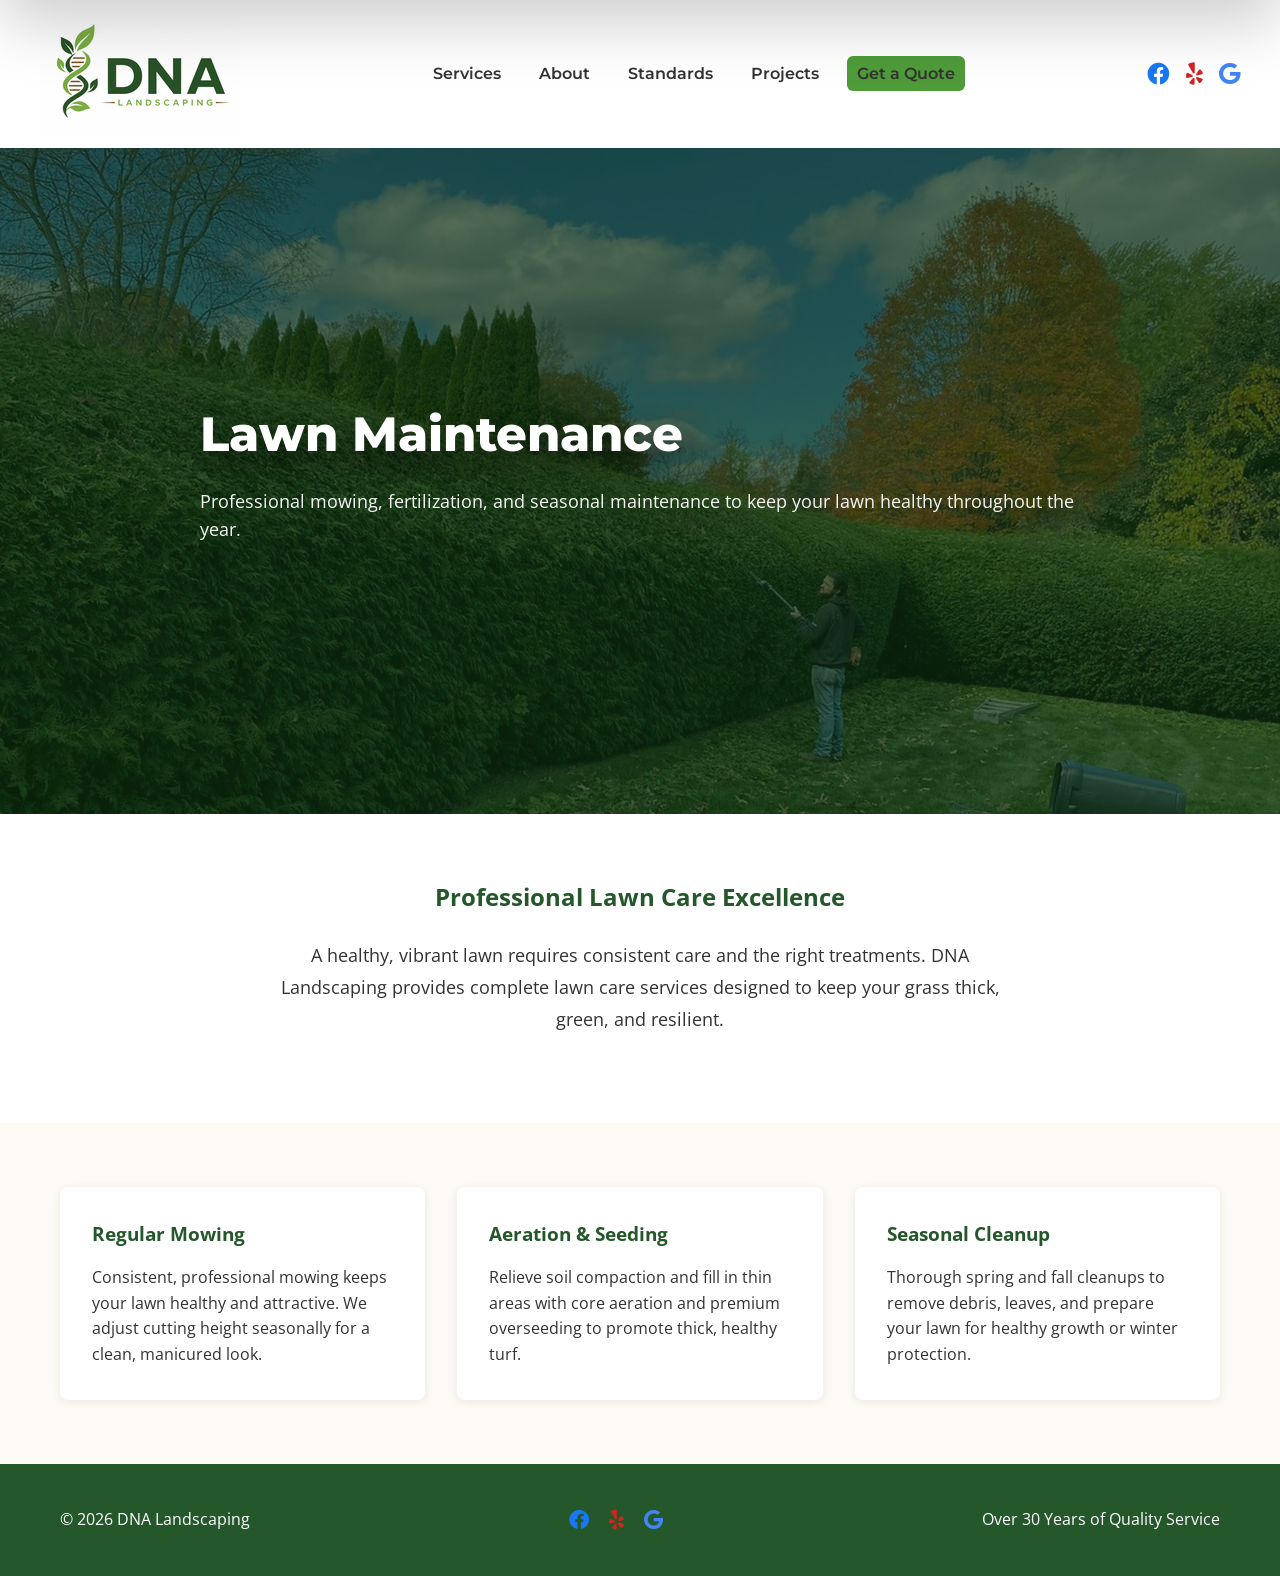
<file: services/lawn-care.html>
<!doctype html>
<html lang="en" class="no-js">
<head>
  <meta charset="utf-8" />
  <meta name="viewport" content="width=device-width, initial-scale=1" />
  <script>document.documentElement.className = document.documentElement.className.replace('no-js','js');</script>
  <title>Lawn Care & Maintenance | DNA Landscaping</title>
  <meta name="author" content="DNA Landscaping">
  <meta name="robots" content="index, follow, max-image-preview:large, max-snippet:-1, max-video-preview:-1">
  <meta name="theme-color" content="#245729">
  <meta property="og:type" content="website">
  <meta property="og:site_name" content="DNA Landscaping">
  <meta property="og:locale" content="en_US">
  <meta property="og:title" content="Lawn Care & Maintenance | DNA Landscaping">
  <meta property="og:image" content="https://www.dnalandscapingco.com/assets/images/og-cover.jpg">
  <meta property="og:image:width" content="1200">
  <meta property="og:image:height" content="630">
  <meta name="twitter:card" content="summary_large_image">
  <meta name="twitter:title" content="Lawn Care & Maintenance | DNA Landscaping">
  <meta name="twitter:image" content="https://www.dnalandscapingco.com/assets/images/og-cover.jpg">
  <link rel="icon" type="image/png" href="/favicons/favicon-96x96.png" sizes="96x96">
  <link rel="icon" type="image/svg+xml" href="/favicons/favicon.svg">
  <link rel="shortcut icon" href="/favicons/favicon.ico">
  <link rel="apple-touch-icon" sizes="180x180" href="/favicons/apple-touch-icon.png">
  <link rel="manifest" href="/favicons/site.webmanifest">
  <link rel="preconnect" href="https://fonts.googleapis.com">
  <link rel="preconnect" href="https://fonts.gstatic.com" crossorigin>
  <link href="https://fonts.googleapis.com/css2?family=Montserrat:wght@600;700;800&family=Open+Sans:wght@400;600&display=swap" rel="stylesheet">
  <link rel="stylesheet" href="https://cdnjs.cloudflare.com/ajax/libs/font-awesome/6.0.0/css/all.min.css">
  <link rel="stylesheet" href="/brand_styles.css" />
  <style>
    .social-icons { display:flex; align-items:center; gap:16px; }
    .social-icons a { color:var(--char); font-size:18px; transition:color 220ms; text-decoration:none; }
    .social-icons a:hover { color:var(--leaf-strong); }
    .social-icons a .fa-facebook { color:#1877F2; }
    .social-icons a .fa-yelp { color:#d32323; }
    .social-icons a .fa-google { color:#4285F4; }
    @media(max-width:640px){ .social-icons { display:none; } }
  </style>
</head>
<body>
  <a class="skip-link" href="#main-content">Skip to main content</a>
  <header class="site-header" id="site-header">
    <div class="container header-row">
      <a class="brand" href="/" aria-label="DNA Landscaping Home">
        <img class="logo" src="/dna_landscaping_brand_assets/logos/dna_primary_horizontal_200.png" alt="DNA Landscaping logo" fetchpriority="high" decoding="async">
      </a>
      <nav class="main-nav" aria-label="Main navigation">
        <ul>
          <li><a href="/services/" class="nav-link">Services</a></li>
          <li><a href="/index.html#about" class="nav-link">About</a></li>
          <li><a href="/index.html#standards" class="nav-link">Standards</a></li>
          <li><a href="/projects.html" class="nav-link">Projects</a></li>
          <li><a class="contact-cta nav-link" href="/index.html#contact">Get a Quote</a></li>
        </ul>
      </nav>
      <div class="social-icons">
        <a href="https://www.facebook.com/DNAlandscapingco" target="_blank" aria-label="Facebook"><i class="fab fa-facebook fa-lg"></i></a>
        <a href="https://www.yelp.com/biz/dna-landscaping-westborough" target="_blank" aria-label="Yelp"><i class="fab fa-yelp fa-lg"></i></a>
        <a href="https://g.page/r/Cfc1ltPDd40gEBM/review" target="_blank" aria-label="Google Reviews"><i class="fab fa-google fa-lg"></i></a>
      </div>
      <button class="mobile-menu-button" id="mobile-menu-button" aria-controls="mobile-nav" aria-expanded="false" aria-label="Open menu">
        <svg width="28" height="28" viewBox="0 0 24 24" aria-hidden="true" focusable="false">
          <path class="ham-top" d="M3 7h18" stroke="currentColor" stroke-width="2" stroke-linecap="round"></path>
          <path class="ham-mid" d="M3 12h18" stroke="currentColor" stroke-width="2" stroke-linecap="round"></path>
          <path class="ham-btm" d="M3 17h18" stroke="currentColor" stroke-width="2" stroke-linecap="round"></path>
        </svg>
      </button>
    </div>
  </header>

  <div id="mobile-nav" class="mobile-nav" aria-hidden="true" role="dialog" aria-label="Mobile navigation">
    <div class="mobile-overlay" id="mobile-overlay" tabindex="-1" aria-hidden="true"></div>
    <div class="mobile-panel" role="document" aria-modal="true">
      <div class="mobile-panel-inner">
        <button class="mobile-close" id="mobile-close" aria-label="Close menu">&times;</button>
        <ul>
          <li><a href="/services/" class="mobile-nav-link">Services</a></li>
          <li><a href="/index.html#about" class="mobile-nav-link">About</a></li>
          <li><a href="/index.html#standards" class="mobile-nav-link">Standards</a></li>
          <li><a href="/projects.html" class="mobile-nav-link">Projects</a></li>
          <li><a class="mobile-contact" href="/index.html#contact">Get a Quote</a></li>
        </ul>
      </div>
    </div>
  </div>

  <main id="main-content">
       <section class="hero" aria-label="Hero">
  <div class="hero-inner container">
    <div class="hero-text reveal-on-load">
      <h1 class="hero-title" data-text="Lawn Care">
  Lawn Maintenance
</h1>

<p class="hero-sub">
  Professional mowing, fertilization, and seasonal maintenance to keep your lawn healthy throughout the year.
</p>
    </div>
  </div>
</section>

        <section style="padding: 4rem 0; background: white; text-align: center;">
            <div class="container" style="max-width: 800px; margin* 0 auto;">
                <h2 style="color: #245729; margin-bottom: 1.5rem;">Professional Lawn Care Excellence</h2>
                <p style="font-size: 1.1rem; line-height: 1.8; margin-bottom: 1.5rem;">
                    A healthy, vibrant lawn requires consistent care and the right treatments. DNA Landscaping provides complete lawn care services designed to keep your grass thick, green, and resilient.
                </p>
            </div>
        </section>

        <section style="padding: 4rem 0; background: #fdfaf5;">
            <div class="container">
                <div style="display: grid; grid-template-columns: repeat(auto-fit, minmax(300px, 1fr)); gap: 2rem;">
                    <div style="background: white; padding: 2rem; border-radius: 8px; box-shadow: 0 2px 8px rgba(0,0,0,0.08);">
                        <h3 style="color: #245729; margin-bottom: 1rem;">Regular Mowing</h3>
                        <p>Consistent, professional mowing keeps your lawn healthy and attractive. We adjust cutting height seasonally for a clean, manicured look.</p>
                    </div>
                    <div style="background: white; padding: 2rem; border-radius: 8px; box-shadow: 0 2px 8px rgba(0,0,0,0.08);">
                        <h3 style="color: #245729; margin-bottom: 1rem;">Aeration & Seeding</h3>
                        <p>Relieve soil compaction and fill in thin areas with core aeration and premium overseeding to promote thick, healthy turf.</p>
                    </div>
                    <div style="background: white; padding: 2rem; border-radius: 8px; box-shadow: 0 2px 8px rgba(0,0,0,0.08);">
                        <h3 style="color: #245729; margin-bottom: 1rem;">Seasonal Cleanup</h3>
                        <p>Thorough spring and fall cleanups to remove debris, leaves, and prepare your lawn for healthy growth or winter protection.</p>
                    </div>
                </div>
            </div>
        </section>
    </main>

  <footer class="site-footer">
    <div class="container footer-row">
      <div class="footer-left">&copy; <span id="year"></span> DNA Landscaping</div>
      <div class="social-icons" style="gap:20px;">
        <a href="https://www.facebook.com/DNAlandscapingco" target="_blank" aria-label="Facebook" style="color:white;font-size:20px;"><i class="fab fa-facebook"></i></a>
        <a href="https://www.yelp.com/biz/dna-landscaping-westborough" target="_blank" aria-label="Yelp" style="color:white;font-size:20px;"><i class="fab fa-yelp"></i></a>
        <a href="https://g.page/r/Cfc1ltPDd40gEBM/review" target="_blank" aria-label="Google Reviews" style="color:white;font-size:20px;"><i class="fab fa-google"></i></a>
      </div>
      <div class="footer-right">Over 30 Years of Quality Service</div>
    </div>
  </footer>

  <script>
    document.getElementById('year').textContent = new Date().getFullYear();
    function scrollToTarget(targetId) {
      const target = document.getElementById(targetId);
      if (!target) return;
      const header = document.getElementById('site-header');
      const headerHeight = header ? header.getBoundingClientRect().height : 0;
      const offsetTop = target.getBoundingClientRect().top + window.pageYOffset - headerHeight - 24;
      window.scrollTo({ top: offsetTop, behavior: 'smooth' });
    }
    document.querySelectorAll('a[href^="#"]').forEach(anchor => {
      anchor.addEventListener('click', function(e) {
        const href = this.getAttribute('href');
        if (href && href.startsWith('#')) { e.preventDefault(); scrollToTarget(href.substring(1)); }
      });
    });
    window.addEventListener('load', () => {
      document.querySelectorAll('.reveal-on-load').forEach(el => el.classList.add('reveal'));
    });
    (function(){
      const observer = new IntersectionObserver((entries) => {
        entries.forEach(entry => { if (entry.isIntersecting) { entry.target.classList.add('reveal'); observer.unobserve(entry.target); } });
      }, { threshold: 0.1 });
      document.querySelectorAll('.reveal-on-scroll').forEach(el => observer.observe(el));
    })();
    (function(){
      const openClass = 'mobile-open';
      const button = document.getElementById('mobile-menu-button');
      const mobileNav = document.getElementById('mobile-nav');
      const overlay = document.getElementById('mobile-overlay');
      const closeBtn = document.getElementById('mobile-close');
      if (!button || !mobileNav) return;
      function setOpen(isOpen) {
        button.setAttribute('aria-expanded', String(isOpen));
        mobileNav.setAttribute('aria-hidden', String(!isOpen));
        document.documentElement.classList.toggle(openClass, isOpen);
        document.body.style.overflow = isOpen ? 'hidden' : '';
      }
      button.addEventListener('click', () => setOpen(button.getAttribute('aria-expanded') !== 'true'));
      closeBtn.addEventListener('click', () => setOpen(false));
      overlay.addEventListener('click', () => setOpen(false));
      mobileNav.querySelectorAll('a[href^="#"]').forEach(link => {
        link.addEventListener('click', function(e) {
          const href = this.getAttribute('href');
          if (href && href.startsWith('#')) { e.preventDefault(); setOpen(false); setTimeout(() => scrollToTarget(href.substring(1)), 260); }
        });
      });
    })();
  </script>
</body>
</html>
</file>
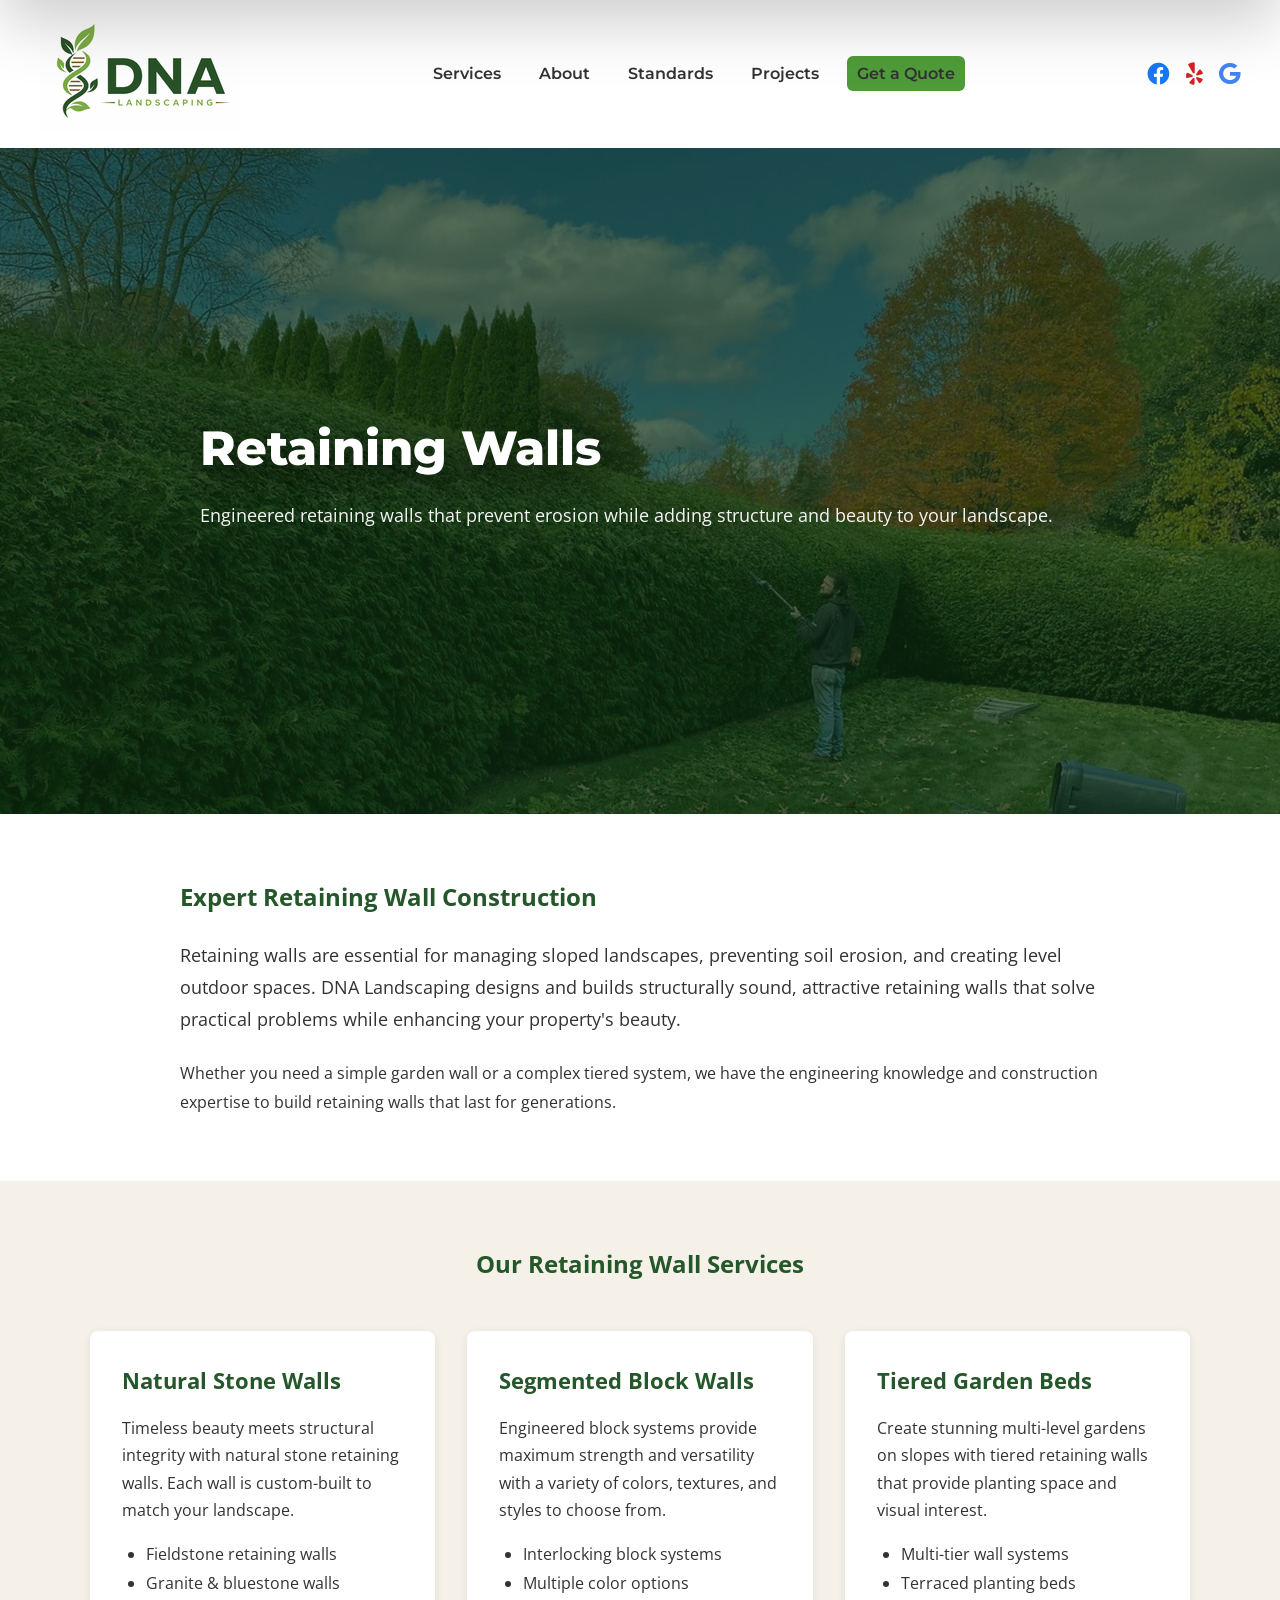
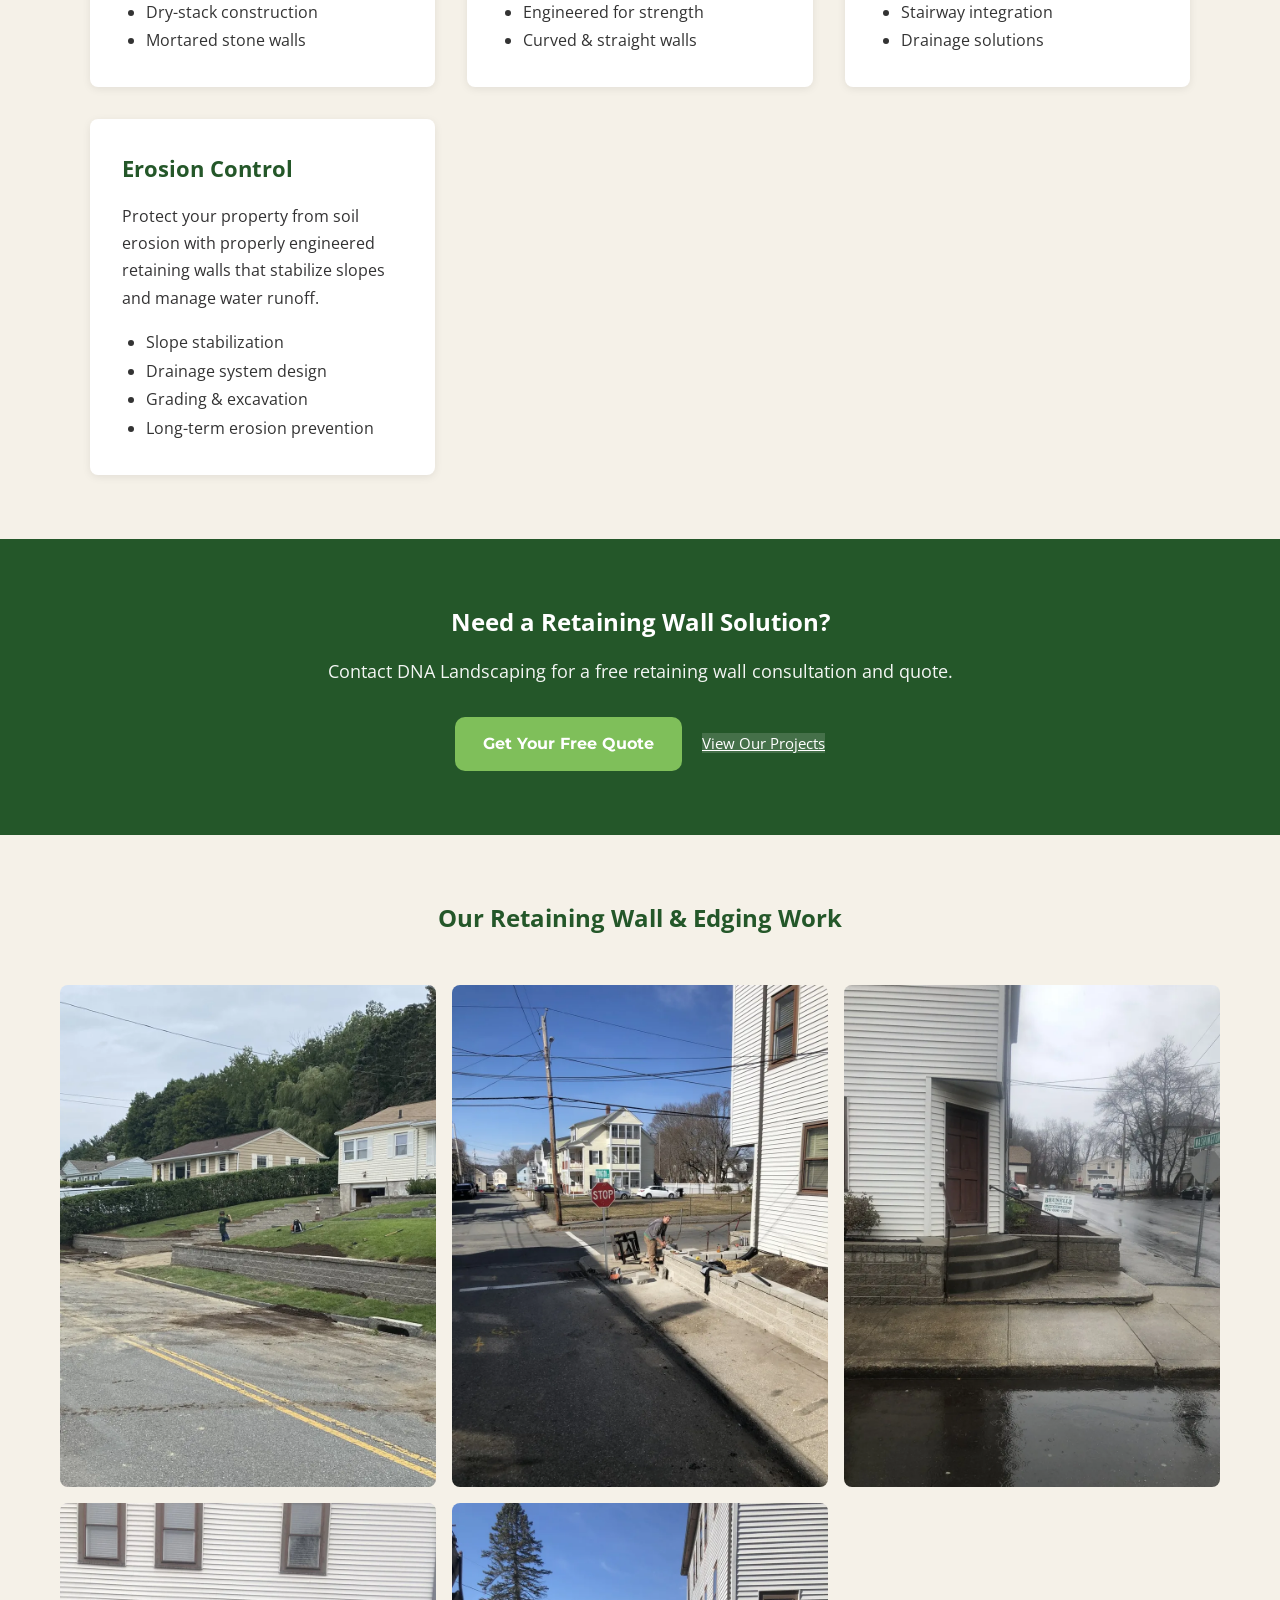
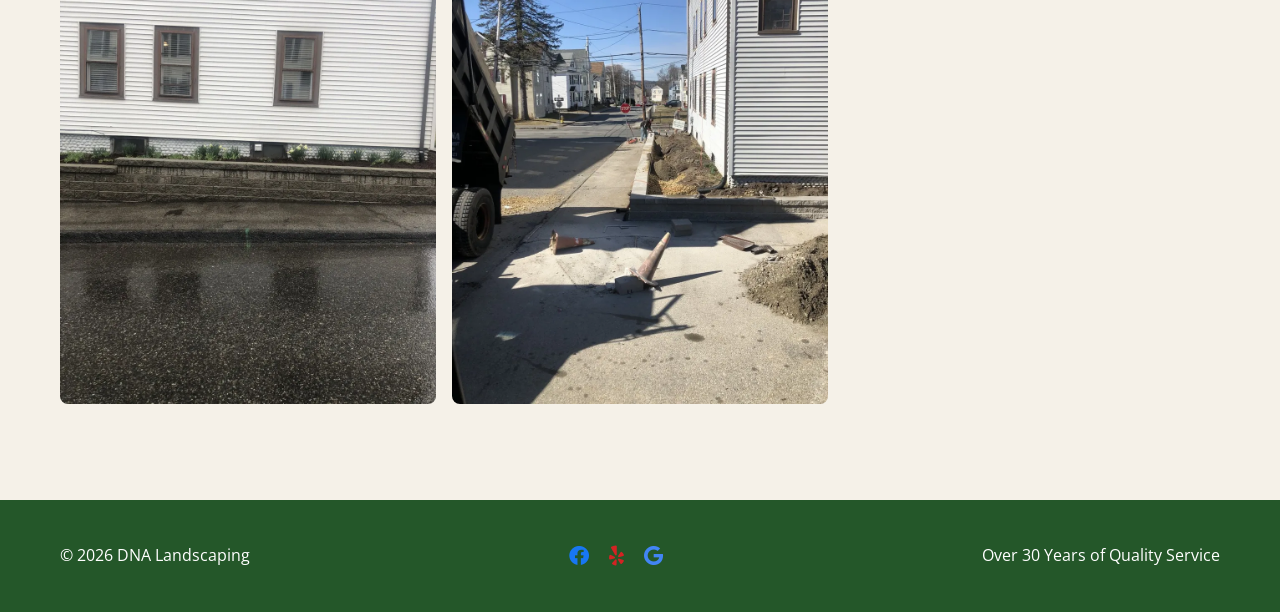
<file: services/retaining-walls.html>
<!doctype html>
<html lang="en" class="no-js">
<head>
  <meta charset="utf-8" />
  <meta name="viewport" content="width=device-width, initial-scale=1" />
  <script>document.documentElement.className = document.documentElement.className.replace('no-js','js');</script>
  <title>Retaining Walls in Westborough, MA | DNA Landscaping</title>
  <meta name="description" content="Expert retaining wall construction in Central Massachusetts. Natural stone walls, segmented block walls, tiered gardens, and erosion control solutions. Free quotes.">
  <meta name="keywords" content="Retaining Walls Westborough MA, Stone Retaining Walls Central MA, Block Walls, Erosion Control, Tiered Gardens Massachusetts">
  <meta name="author" content="DNA Landscaping">
  <meta name="robots" content="index, follow, max-image-preview:large, max-snippet:-1, max-video-preview:-1">
  <meta name="theme-color" content="#245729">
  <link rel="canonical" href="https://www.dnalandscapingco.com/services/retaining-walls.html">
  <meta property="og:type" content="website">
  <meta property="og:site_name" content="DNA Landscaping">
  <meta property="og:locale" content="en_US">
  <meta property="og:title" content="Retaining Walls in Westborough, MA | DNA Landscaping">
  <meta property="og:description" content="Expert retaining wall construction: stone walls, block walls, tiered gardens, and erosion control in Central Massachusetts.">
  <meta property="og:url" content="https://www.dnalandscapingco.com/services/retaining-walls.html">
  <meta property="og:image" content="https://www.dnalandscapingco.com/assets/images/og-cover.jpg">
  <meta property="og:image:width" content="1200">
  <meta property="og:image:height" content="630">
  <meta name="twitter:card" content="summary_large_image">
  <meta name="twitter:title" content="Retaining Walls in Westborough, MA | DNA Landscaping">
  <meta name="twitter:description" content="Expert retaining wall construction in Central Massachusetts.">
  <meta name="twitter:image" content="https://www.dnalandscapingco.com/assets/images/og-cover.jpg">
  <link rel="icon" type="image/png" href="/favicons/favicon-96x96.png" sizes="96x96">
  <link rel="icon" type="image/svg+xml" href="/favicons/favicon.svg">
  <link rel="shortcut icon" href="/favicons/favicon.ico">
  <link rel="apple-touch-icon" sizes="180x180" href="/favicons/apple-touch-icon.png">
  <link rel="manifest" href="/favicons/site.webmanifest">
  <link rel="preconnect" href="https://fonts.googleapis.com">
  <link rel="preconnect" href="https://fonts.gstatic.com" crossorigin>
  <link href="https://fonts.googleapis.com/css2?family=Montserrat:wght@600;700;800&family=Open+Sans:wght@400;600&display=swap" rel="stylesheet">
  <link rel="stylesheet" href="https://cdnjs.cloudflare.com/ajax/libs/font-awesome/6.0.0/css/all.min.css">
  <link rel="stylesheet" href="/brand_styles.css" />
  <style>
    .social-icons { display:flex; align-items:center; gap:16px; }
    .social-icons a { color:var(--char); font-size:18px; transition:color 220ms; text-decoration:none; }
    .social-icons a:hover { color:var(--leaf-strong); }
    .social-icons a .fa-facebook { color:#1877F2; }
    .social-icons a .fa-yelp { color:#d32323; }
    .social-icons a .fa-google { color:#4285F4; }
    @media(max-width:640px){ .social-icons { display:none; } }
  </style>
  <script type="application/ld+json">
  {"@context": "https://schema.org", "@type": "Service", "@id": "https://www.dnalandscapingco.com/services/retaining-walls.html", "serviceType": "Retaining Wall Construction", "name": "Retaining Walls", "description": "Professional retaining wall construction using natural stone, segmented blocks, and engineered solutions for erosion control and landscape design.", "provider": {"@type": "LandscapingBusiness", "@id": "https://www.dnalandscapingco.com/#business", "name": "DNA Landscaping", "telephone": "+1-508-366-7283"}}
  </script>
  <script type="application/ld+json">
  {"@context": "https://schema.org", "@type": "BreadcrumbList", "itemListElement": [{"@type": "ListItem", "position": 1, "name": "Home", "item": "https://www.dnalandscapingco.com/"}, {"@type": "ListItem", "position": 2, "name": "Services", "item": "https://www.dnalandscapingco.com/services/"}, {"@type": "ListItem", "position": 3, "name": "Retaining Walls", "item": "https://www.dnalandscapingco.com/services/retaining-walls.html"}]}
  </script>
</head>
<body>
  <a class="skip-link" href="#main-content">Skip to main content</a>
  <header class="site-header" id="site-header">
    <div class="container header-row">
      <a class="brand" href="/" aria-label="DNA Landscaping Home">
        <img class="logo" src="/dna_landscaping_brand_assets/logos/dna_primary_horizontal_200.png" alt="DNA Landscaping logo" fetchpriority="high" decoding="async">
      </a>
      <nav class="main-nav" aria-label="Main navigation">
        <ul>
          <li><a href="/services/" class="nav-link">Services</a></li>
          <li><a href="/index.html#about" class="nav-link">About</a></li>
          <li><a href="/index.html#standards" class="nav-link">Standards</a></li>
          <li><a href="/projects.html" class="nav-link">Projects</a></li>
          <li><a class="contact-cta nav-link" href="/index.html#contact">Get a Quote</a></li>
        </ul>
      </nav>
      <div class="social-icons">
        <a href="https://www.facebook.com/DNAlandscapingco" target="_blank" aria-label="Facebook"><i class="fab fa-facebook fa-lg"></i></a>
        <a href="https://www.yelp.com/biz/dna-landscaping-westborough" target="_blank" aria-label="Yelp"><i class="fab fa-yelp fa-lg"></i></a>
        <a href="https://g.page/r/Cfc1ltPDd40gEBM/review" target="_blank" aria-label="Google Reviews"><i class="fab fa-google fa-lg"></i></a>
      </div>
      <button class="mobile-menu-button" id="mobile-menu-button" aria-controls="mobile-nav" aria-expanded="false" aria-label="Open menu">
        <svg width="28" height="28" viewBox="0 0 24 24" aria-hidden="true" focusable="false">
          <path class="ham-top" d="M3 7h18" stroke="currentColor" stroke-width="2" stroke-linecap="round"></path>
          <path class="ham-mid" d="M3 12h18" stroke="currentColor" stroke-width="2" stroke-linecap="round"></path>
          <path class="ham-btm" d="M3 17h18" stroke="currentColor" stroke-width="2" stroke-linecap="round"></path>
        </svg>
      </button>
    </div>
  </header>

  <div id="mobile-nav" class="mobile-nav" aria-hidden="true" role="dialog" aria-label="Mobile navigation">
    <div class="mobile-overlay" id="mobile-overlay" tabindex="-1" aria-hidden="true"></div>
    <div class="mobile-panel" role="document" aria-modal="true">
      <div class="mobile-panel-inner">
        <button class="mobile-close" id="mobile-close" aria-label="Close menu">&times;</button>
        <ul>
          <li><a href="/services/" class="mobile-nav-link">Services</a></li>
          <li><a href="/index.html#about" class="mobile-nav-link">About</a></li>
          <li><a href="/index.html#standards" class="mobile-nav-link">Standards</a></li>
          <li><a href="/projects.html" class="mobile-nav-link">Projects</a></li>
          <li><a class="mobile-contact" href="/index.html#contact">Get a Quote</a></li>
        </ul>
      </div>
    </div>
  </div>

  <main id="main-content">
    <section class="hero" aria-label="Hero">
  <div class="hero-inner container">
    <div class="hero-text reveal-on-load">
      <h1 class="hero-title" data-text="Retaining Walls">Retaining Walls</h1>
      <p class="hero-sub">Engineered retaining walls that prevent erosion while adding structure and beauty to your landscape.</p>
    </div>
  </div>
</section>

    <section style="padding: 4rem 0; background: white;">
      <div class="container narrow">
        <div class="reveal-on-scroll">
          <h2 style="color: var(--forest); margin-bottom: 1.5rem;">Expert Retaining Wall Construction</h2>
          <p style="font-size: 1.1rem; line-height: 1.8; margin-bottom: 1.5rem;">
            Retaining walls are essential for managing sloped landscapes, preventing soil erosion, and creating level outdoor spaces. DNA Landscaping designs and builds structurally sound, attractive retaining walls that solve practical problems while enhancing your property's beauty.
          </p>
          <p style="line-height: 1.8;">
            Whether you need a simple garden wall or a complex tiered system, we have the engineering knowledge and construction expertise to build retaining walls that last for generations.
          </p>
        </div>
      </div>
    </section>

    <section style="padding: 4rem 0; background: var(--cream);">
      <div class="container">
        <h2 class="reveal-on-scroll" style="text-align: center; color: var(--forest); margin-bottom: 3rem;">Our Retaining Wall Services</h2>
        <div style="display: grid; grid-template-columns: repeat(auto-fit, minmax(300px, 1fr)); gap: 2rem; max-width: 1100px; margin: 0 auto;">
          
          <div class="reveal-on-scroll" style="background: white; padding: 2rem; border-radius: 8px; box-shadow: 0 2px 8px rgba(0,0,0,0.08);">
            <h3 style="color: var(--forest); margin-bottom: 1rem; font-size: 1.4rem;">Natural Stone Walls</h3>
            <p style="line-height: 1.7; margin-bottom: 1rem;">Timeless beauty meets structural integrity with natural stone retaining walls. Each wall is custom-built to match your landscape.</p>
            <ul style="padding-left: 1.5rem; line-height: 1.8; color: #333;">
              <li>Fieldstone retaining walls</li>
              <li>Granite & bluestone walls</li>
              <li>Dry-stack construction</li>
              <li>Mortared stone walls</li>
            </ul>
          </div>

          <div class="reveal-on-scroll" style="background: white; padding: 2rem; border-radius: 8px; box-shadow: 0 2px 8px rgba(0,0,0,0.08);">
            <h3 style="color: var(--forest); margin-bottom: 1rem; font-size: 1.4rem;">Segmented Block Walls</h3>
            <p style="line-height: 1.7; margin-bottom: 1rem;">Engineered block systems provide maximum strength and versatility with a variety of colors, textures, and styles to choose from.</p>
            <ul style="padding-left: 1.5rem; line-height: 1.8; color: #333;">
              <li>Interlocking block systems</li>
              <li>Multiple color options</li>
              <li>Engineered for strength</li>
              <li>Curved & straight walls</li>
            </ul>
          </div>

          <div class="reveal-on-scroll" style="background: white; padding: 2rem; border-radius: 8px; box-shadow: 0 2px 8px rgba(0,0,0,0.08);">
            <h3 style="color: var(--forest); margin-bottom: 1rem; font-size: 1.4rem;">Tiered Garden Beds</h3>
            <p style="line-height: 1.7; margin-bottom: 1rem;">Create stunning multi-level gardens on slopes with tiered retaining walls that provide planting space and visual interest.</p>
            <ul style="padding-left: 1.5rem; line-height: 1.8; color: #333;">
              <li>Multi-tier wall systems</li>
              <li>Terraced planting beds</li>
              <li>Stairway integration</li>
              <li>Drainage solutions</li>
            </ul>
          </div>

          <div class="reveal-on-scroll" style="background: white; padding: 2rem; border-radius: 8px; box-shadow: 0 2px 8px rgba(0,0,0,0.08);">
            <h3 style="color: var(--forest); margin-bottom: 1rem; font-size: 1.4rem;">Erosion Control</h3>
            <p style="line-height: 1.7; margin-bottom: 1rem;">Protect your property from soil erosion with properly engineered retaining walls that stabilize slopes and manage water runoff.</p>
            <ul style="padding-left: 1.5rem; line-height: 1.8; color: #333;">
              <li>Slope stabilization</li>
              <li>Drainage system design</li>
              <li>Grading & excavation</li>
              <li>Long-term erosion prevention</li>
            </ul>
          </div>

        </div>
      </div>
    </section>

    <section class="cta-section" style="background: var(--forest); color: white; padding: 4rem 0; text-align: center;">
      <div class="container narrow">
        <h2 class="reveal-on-scroll" style="color: white; margin-bottom: 1rem;">Need a Retaining Wall Solution?</h2>
        <p class="reveal-on-scroll" style="font-size: 1.1rem; margin-bottom: 2rem; opacity: 0.95;">Contact DNA Landscaping for a free retaining wall consultation and quote.</p>
        <div class="reveal-on-scroll">
          <a href="/#contact" class="btn btn-primary" style="margin-right: 1rem;">Get Your Free Quote</a>
          <a href="/projects.html" class="btn-secondary" style="background: rgba(255,255,255,0.15); color: white; border-color: white;">View Our Projects</a>
        </div>
      </div>
    </section>

    <!-- Project Gallery -->
    <section style="padding: 4rem 0; background: var(--cream);">
      <div class="container">
        <h2 class="reveal-on-scroll" style="text-align: center; color: var(--forest); margin-bottom: 3rem;">Our Retaining Wall & Edging Work</h2>

        <div class="reveal-on-scroll" style="margin-bottom: 2rem;">
          <div style="display: grid; grid-template-columns: repeat(auto-fit, minmax(280px, 1fr)); gap: 1rem;">
            <figure style="margin:0; border-radius: 8px; overflow: hidden;">
              <picture>
                <source type="image/webp" srcset="../assets/images/projects/dna_project_12.webp">
                <img src="../assets/images/projects/dna_project_12.jpg" alt="Retaining wall and landscape edging in Central Massachusetts (project 1)" width="1200" height="900" loading="lazy" decoding="async" style="width:100%;height:auto;display:block;">
              </picture>
            </figure>
            <figure style="margin:0; border-radius: 8px; overflow: hidden;">
              <picture>
                <source type="image/webp" srcset="../assets/images/projects/dna_project_31.webp">
                <img src="../assets/images/projects/dna_project_31.jpg" alt="Retaining wall and landscape edging in Central Massachusetts (project 2)" width="1200" height="900" loading="lazy" decoding="async" style="width:100%;height:auto;display:block;">
              </picture>
            </figure>
            <figure style="margin:0; border-radius: 8px; overflow: hidden;">
              <picture>
                <source type="image/webp" srcset="../assets/images/projects/dna_project_33.webp">
                <img src="../assets/images/projects/dna_project_33.jpg" alt="Retaining wall and landscape edging in Central Massachusetts (project 3)" width="1200" height="900" loading="lazy" decoding="async" style="width:100%;height:auto;display:block;">
              </picture>
            </figure>
            <figure style="margin:0; border-radius: 8px; overflow: hidden;">
              <picture>
                <source type="image/webp" srcset="../assets/images/projects/dna_project_34.webp">
                <img src="../assets/images/projects/dna_project_34.jpg" alt="Retaining wall and landscape edging in Central Massachusetts (project 4)" width="1200" height="900" loading="lazy" decoding="async" style="width:100%;height:auto;display:block;">
              </picture>
            </figure>
            <figure style="margin:0; border-radius: 8px; overflow: hidden;">
              <picture>
                <source type="image/webp" srcset="../assets/images/projects/dna_project_38.webp">
                <img src="../assets/images/projects/dna_project_38.jpg" alt="Retaining wall and landscape edging in Central Massachusetts (project 5)" width="1200" height="900" loading="lazy" decoding="async" style="width:100%;height:auto;display:block;">
              </picture>
            </figure>
          </div>
        </div>
      </div>
    </section>

  </main>

  <footer class="site-footer">
    <div class="container footer-row">
      <div class="footer-left">&copy; <span id="year"></span> DNA Landscaping</div>
      <div class="social-icons" style="gap:20px;">
        <a href="https://www.facebook.com/DNAlandscapingco" target="_blank" aria-label="Facebook" style="color:white;font-size:20px;"><i class="fab fa-facebook"></i></a>
        <a href="https://www.yelp.com/biz/dna-landscaping-westborough" target="_blank" aria-label="Yelp" style="color:white;font-size:20px;"><i class="fab fa-yelp"></i></a>
        <a href="https://g.page/r/Cfc1ltPDd40gEBM/review" target="_blank" aria-label="Google Reviews" style="color:white;font-size:20px;"><i class="fab fa-google"></i></a>
      </div>
      <div class="footer-right">Over 30 Years of Quality Service</div>
    </div>
  </footer>

  <script>
    document.getElementById('year').textContent = new Date().getFullYear();
    function scrollToTarget(targetId) {
      const target = document.getElementById(targetId);
      if (!target) return;
      const header = document.getElementById('site-header');
      const headerHeight = header ? header.getBoundingClientRect().height : 0;
      const offsetTop = target.getBoundingClientRect().top + window.pageYOffset - headerHeight - 24;
      window.scrollTo({ top: offsetTop, behavior: 'smooth' });
    }
    document.querySelectorAll('a[href^="#"]').forEach(anchor => {
      anchor.addEventListener('click', function(e) {
        const href = this.getAttribute('href');
        if (href && href.startsWith('#')) { e.preventDefault(); scrollToTarget(href.substring(1)); }
      });
    });
    window.addEventListener('load', () => {
      document.querySelectorAll('.reveal-on-load').forEach(el => el.classList.add('reveal'));
    });
    (function(){
      const observer = new IntersectionObserver((entries) => {
        entries.forEach(entry => { if (entry.isIntersecting) { entry.target.classList.add('reveal'); observer.unobserve(entry.target); } });
      }, { threshold: 0.1 });
      document.querySelectorAll('.reveal-on-scroll').forEach(el => observer.observe(el));
    })();
    (function(){
      const openClass = 'mobile-open';
      const button = document.getElementById('mobile-menu-button');
      const mobileNav = document.getElementById('mobile-nav');
      const overlay = document.getElementById('mobile-overlay');
      const closeBtn = document.getElementById('mobile-close');
      if (!button || !mobileNav) return;
      function setOpen(isOpen) {
        button.setAttribute('aria-expanded', String(isOpen));
        mobileNav.setAttribute('aria-hidden', String(!isOpen));
        document.documentElement.classList.toggle(openClass, isOpen);
        document.body.style.overflow = isOpen ? 'hidden' : '';
      }
      button.addEventListener('click', () => setOpen(button.getAttribute('aria-expanded') !== 'true'));
      closeBtn.addEventListener('click', () => setOpen(false));
      overlay.addEventListener('click', () => setOpen(false));
      mobileNav.querySelectorAll('a[href^="#"]').forEach(link => {
        link.addEventListener('click', function(e) {
          const href = this.getAttribute('href');
          if (href && href.startsWith('#')) { e.preventDefault(); setOpen(false); setTimeout(() => scrollToTarget(href.substring(1)), 260); }
        });
      });
    })();
  </script>
</body>
</html>
</file>
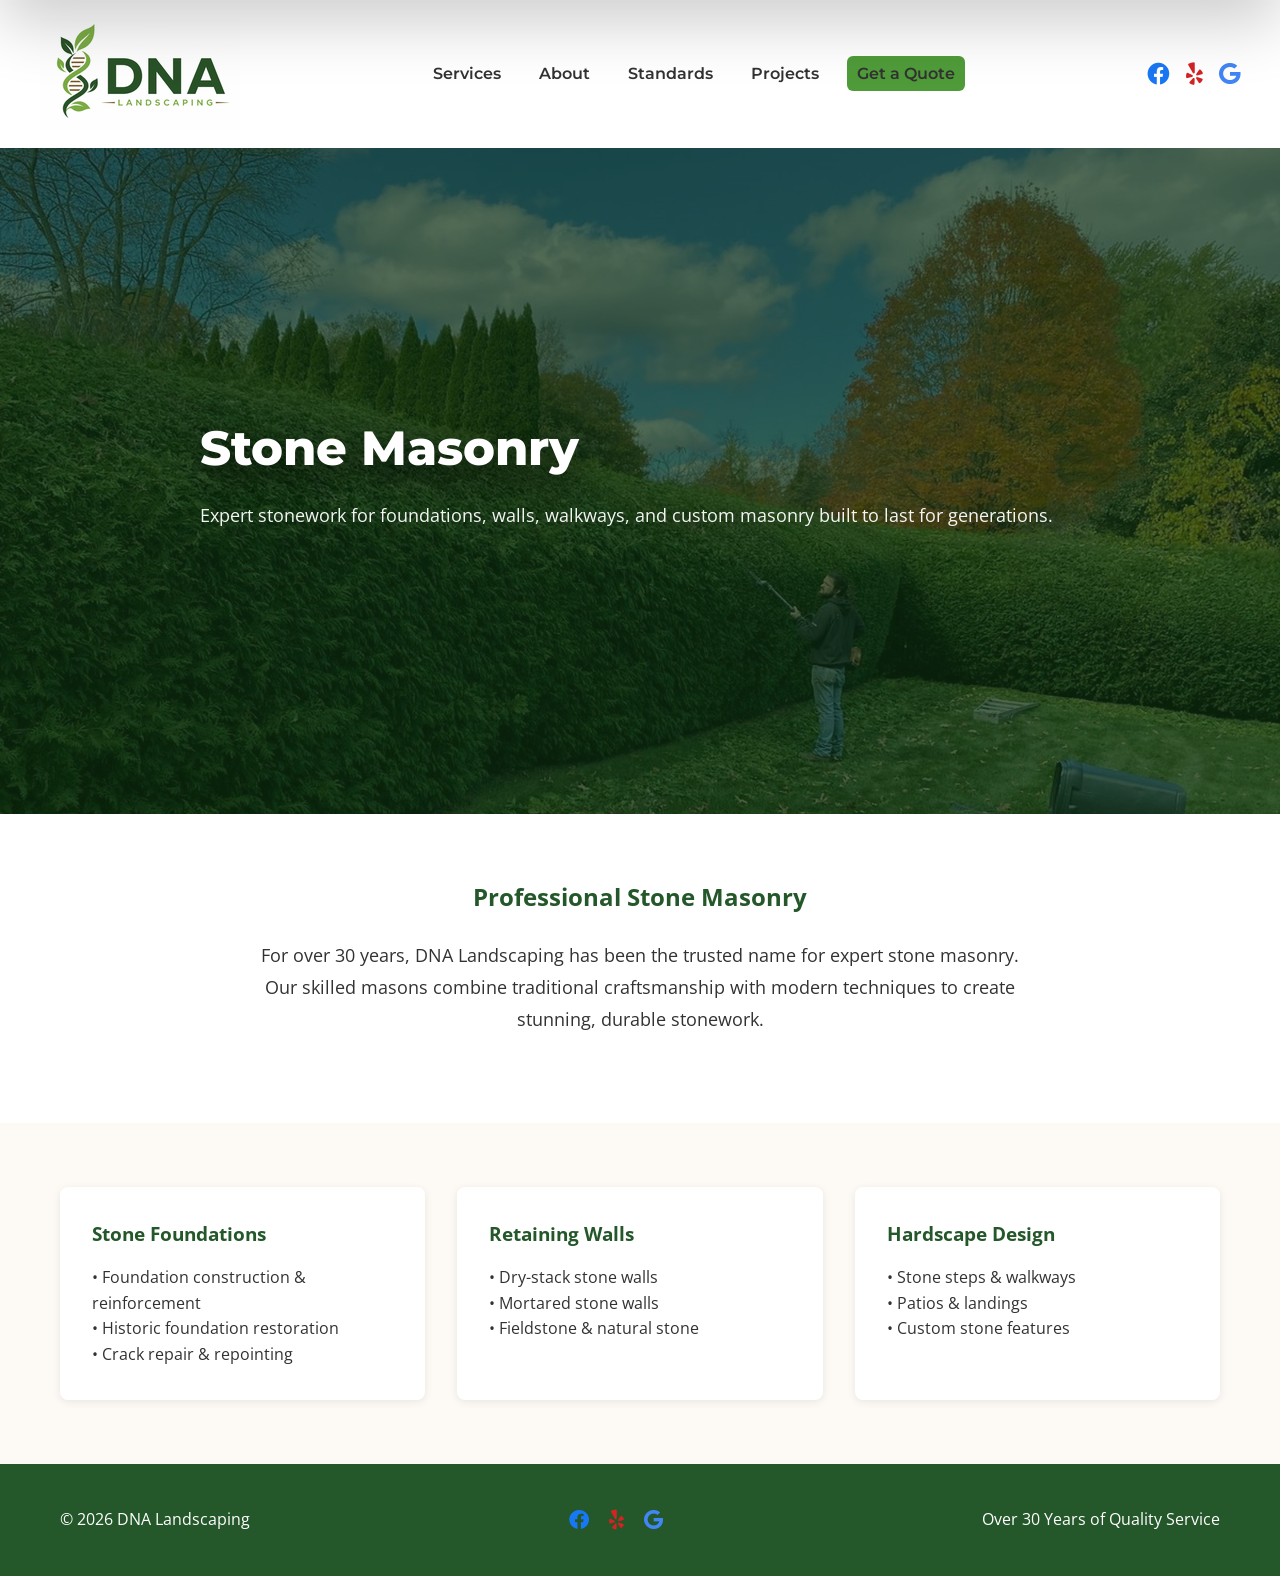
<file: services/stone-masonry.html>
<!doctype html>
<html lang="en" class="no-js">
<head>
  <meta charset="utf-8" />
  <meta name="viewport" content="width=device-width, initial-scale=1" />
  <script>document.documentElement.className = document.documentElement.className.replace('no-js','js');</script>
  <title>Stone Masonry Services | DNA Landscaping</title>
  <meta name="author" content="DNA Landscaping">
  <meta name="robots" content="index, follow, max-image-preview:large, max-snippet:-1, max-video-preview:-1">
  <meta name="theme-color" content="#245729">
  <meta property="og:type" content="website">
  <meta property="og:site_name" content="DNA Landscaping">
  <meta property="og:locale" content="en_US">
  <meta property="og:title" content="Stone Masonry Services | DNA Landscaping">
  <meta property="og:image" content="https://www.dnalandscapingco.com/assets/images/og-cover.jpg">
  <meta property="og:image:width" content="1200">
  <meta property="og:image:height" content="630">
  <meta name="twitter:card" content="summary_large_image">
  <meta name="twitter:title" content="Stone Masonry Services | DNA Landscaping">
  <meta name="twitter:image" content="https://www.dnalandscapingco.com/assets/images/og-cover.jpg">
  <link rel="icon" type="image/png" href="/favicons/favicon-96x96.png" sizes="96x96">
  <link rel="icon" type="image/svg+xml" href="/favicons/favicon.svg">
  <link rel="shortcut icon" href="/favicons/favicon.ico">
  <link rel="apple-touch-icon" sizes="180x180" href="/favicons/apple-touch-icon.png">
  <link rel="manifest" href="/favicons/site.webmanifest">
  <link rel="preconnect" href="https://fonts.googleapis.com">
  <link rel="preconnect" href="https://fonts.gstatic.com" crossorigin>
  <link href="https://fonts.googleapis.com/css2?family=Montserrat:wght@600;700;800&family=Open+Sans:wght@400;600&display=swap" rel="stylesheet">
  <link rel="stylesheet" href="https://cdnjs.cloudflare.com/ajax/libs/font-awesome/6.0.0/css/all.min.css">
  <link rel="stylesheet" href="/brand_styles.css" />
  <style>
    .social-icons { display:flex; align-items:center; gap:16px; }
    .social-icons a { color:var(--char); font-size:18px; transition:color 220ms; text-decoration:none; }
    .social-icons a:hover { color:var(--leaf-strong); }
    .social-icons a .fa-facebook { color:#1877F2; }
    .social-icons a .fa-yelp { color:#d32323; }
    .social-icons a .fa-google { color:#4285F4; }
    @media(max-width:640px){ .social-icons { display:none; } }
  </style>
</head>
<body>
  <a class="skip-link" href="#main-content">Skip to main content</a>
  <header class="site-header" id="site-header">
    <div class="container header-row">
      <a class="brand" href="/" aria-label="DNA Landscaping Home">
        <img class="logo" src="/dna_landscaping_brand_assets/logos/dna_primary_horizontal_200.png" alt="DNA Landscaping logo" fetchpriority="high" decoding="async">
      </a>
      <nav class="main-nav" aria-label="Main navigation">
        <ul>
          <li><a href="/services/" class="nav-link">Services</a></li>
          <li><a href="/index.html#about" class="nav-link">About</a></li>
          <li><a href="/index.html#standards" class="nav-link">Standards</a></li>
          <li><a href="/projects.html" class="nav-link">Projects</a></li>
          <li><a class="contact-cta nav-link" href="/index.html#contact">Get a Quote</a></li>
        </ul>
      </nav>
      <div class="social-icons">
        <a href="https://www.facebook.com/DNAlandscapingco" target="_blank" aria-label="Facebook"><i class="fab fa-facebook fa-lg"></i></a>
        <a href="https://www.yelp.com/biz/dna-landscaping-westborough" target="_blank" aria-label="Yelp"><i class="fab fa-yelp fa-lg"></i></a>
        <a href="https://g.page/r/Cfc1ltPDd40gEBM/review" target="_blank" aria-label="Google Reviews"><i class="fab fa-google fa-lg"></i></a>
      </div>
      <button class="mobile-menu-button" id="mobile-menu-button" aria-controls="mobile-nav" aria-expanded="false" aria-label="Open menu">
        <svg width="28" height="28" viewBox="0 0 24 24" aria-hidden="true" focusable="false">
          <path class="ham-top" d="M3 7h18" stroke="currentColor" stroke-width="2" stroke-linecap="round"></path>
          <path class="ham-mid" d="M3 12h18" stroke="currentColor" stroke-width="2" stroke-linecap="round"></path>
          <path class="ham-btm" d="M3 17h18" stroke="currentColor" stroke-width="2" stroke-linecap="round"></path>
        </svg>
      </button>
    </div>
  </header>

  <div id="mobile-nav" class="mobile-nav" aria-hidden="true" role="dialog" aria-label="Mobile navigation">
    <div class="mobile-overlay" id="mobile-overlay" tabindex="-1" aria-hidden="true"></div>
    <div class="mobile-panel" role="document" aria-modal="true">
      <div class="mobile-panel-inner">
        <button class="mobile-close" id="mobile-close" aria-label="Close menu">&times;</button>
        <ul>
          <li><a href="/services/" class="mobile-nav-link">Services</a></li>
          <li><a href="/index.html#about" class="mobile-nav-link">About</a></li>
          <li><a href="/index.html#standards" class="mobile-nav-link">Standards</a></li>
          <li><a href="/projects.html" class="mobile-nav-link">Projects</a></li>
          <li><a class="mobile-contact" href="/index.html#contact">Get a Quote</a></li>
        </ul>
      </div>
    </div>
  </div>

  <main id="main-content">
        <section class="hero" aria-label="Hero">
  <div class="hero-inner container">
    <div class="hero-text reveal-on-load">
      <h1 class="hero-title" data-text="Stone Masonry">
        Stone Masonry
      </h1>
      <p class="hero-sub">
        Expert stonework for foundations, walls, walkways, and custom masonry built to last for generations.
      </p>
    </div>
  </div>
</section>

        <section style="padding: 4rem 0; background: white; text-align: center;">
            <div class="container" style="max-width: 800px; margin: 0 auto;">
                <h2 style="color: #245729; margin-bottom: 1.5rem;">Professional Stone Masonry</h2>
                <p style="font-size: 1.1rem; line-height: 1.8; margin-bottom: 1.5rem;">
                    For over 30 years, DNA Landscaping has been the trusted name for expert stone masonry. Our skilled masons combine traditional craftsmanship with modern techniques to create stunning, durable stonework.
                </p>
            </div>
        </section>

        <section style="padding: 4rem 0; background: #fdfaf5;">
            <div class="container">
                <div style="display: grid; grid-template-columns: repeat(auto-fit, minmax(300px, 1fr)); gap: 2rem;">
                    <div style="background: white; padding: 2rem; border-radius: 8px; box-shadow: 0 2px 8px rgba(0,0,0,0.08);">
                        <h3 style="color: #245729; margin-bottom: 1rem;">Stone Foundations</h3>
                        <ul style="list-style: none; padding: 0;">
                            <li>• Foundation construction & reinforcement</li>
                            <li>• Historic foundation restoration</li>
                            <li>• Crack repair & repointing</li>
                        </ul>
                    </div>
                    <div style="background: white; padding: 2rem; border-radius: 8px; box-shadow: 0 2px 8px rgba(0,0,0,0.08);">
                        <h3 style="color: #245729; margin-bottom: 1rem;">Retaining Walls</h3>
                        <ul style="list-style: none; padding: 0;">
                            <li>• Dry-stack stone walls</li>
                            <li>• Mortared stone walls</li>
                            <li>• Fieldstone & natural stone</li>
                        </ul>
                    </div>
                    <div style="background: white; padding: 2rem; border-radius: 8px; box-shadow: 0 2px 8px rgba(0,0,0,0.08);">
                        <h3 style="color: #245729; margin-bottom: 1rem;">Hardscape Design</h3>
                        <ul style="list-style: none; padding: 0;">
                            <li>• Stone steps & walkways</li>
                            <li>• Patios & landings</li>
                            <li>• Custom stone features</li>
                        </ul>
                    </div>
                </div>
            </div>
        </section>
    </main>

  <footer class="site-footer">
    <div class="container footer-row">
      <div class="footer-left">&copy; <span id="year"></span> DNA Landscaping</div>
      <div class="social-icons" style="gap:20px;">
        <a href="https://www.facebook.com/DNAlandscapingco" target="_blank" aria-label="Facebook" style="color:white;font-size:20px;"><i class="fab fa-facebook"></i></a>
        <a href="https://www.yelp.com/biz/dna-landscaping-westborough" target="_blank" aria-label="Yelp" style="color:white;font-size:20px;"><i class="fab fa-yelp"></i></a>
        <a href="https://g.page/r/Cfc1ltPDd40gEBM/review" target="_blank" aria-label="Google Reviews" style="color:white;font-size:20px;"><i class="fab fa-google"></i></a>
      </div>
      <div class="footer-right">Over 30 Years of Quality Service</div>
    </div>
  </footer>

  <script>
    document.getElementById('year').textContent = new Date().getFullYear();
    function scrollToTarget(targetId) {
      const target = document.getElementById(targetId);
      if (!target) return;
      const header = document.getElementById('site-header');
      const headerHeight = header ? header.getBoundingClientRect().height : 0;
      const offsetTop = target.getBoundingClientRect().top + window.pageYOffset - headerHeight - 24;
      window.scrollTo({ top: offsetTop, behavior: 'smooth' });
    }
    document.querySelectorAll('a[href^="#"]').forEach(anchor => {
      anchor.addEventListener('click', function(e) {
        const href = this.getAttribute('href');
        if (href && href.startsWith('#')) { e.preventDefault(); scrollToTarget(href.substring(1)); }
      });
    });
    window.addEventListener('load', () => {
      document.querySelectorAll('.reveal-on-load').forEach(el => el.classList.add('reveal'));
    });
    (function(){
      const observer = new IntersectionObserver((entries) => {
        entries.forEach(entry => { if (entry.isIntersecting) { entry.target.classList.add('reveal'); observer.unobserve(entry.target); } });
      }, { threshold: 0.1 });
      document.querySelectorAll('.reveal-on-scroll').forEach(el => observer.observe(el));
    })();
    (function(){
      const openClass = 'mobile-open';
      const button = document.getElementById('mobile-menu-button');
      const mobileNav = document.getElementById('mobile-nav');
      const overlay = document.getElementById('mobile-overlay');
      const closeBtn = document.getElementById('mobile-close');
      if (!button || !mobileNav) return;
      function setOpen(isOpen) {
        button.setAttribute('aria-expanded', String(isOpen));
        mobileNav.setAttribute('aria-hidden', String(!isOpen));
        document.documentElement.classList.toggle(openClass, isOpen);
        document.body.style.overflow = isOpen ? 'hidden' : '';
      }
      button.addEventListener('click', () => setOpen(button.getAttribute('aria-expanded') !== 'true'));
      closeBtn.addEventListener('click', () => setOpen(false));
      overlay.addEventListener('click', () => setOpen(false));
      mobileNav.querySelectorAll('a[href^="#"]').forEach(link => {
        link.addEventListener('click', function(e) {
          const href = this.getAttribute('href');
          if (href && href.startsWith('#')) { e.preventDefault(); setOpen(false); setTimeout(() => scrollToTarget(href.substring(1)), 260); }
        });
      });
    })();
  </script>
</body>
</html>
</file>
<file: brand_styles.css>
:root{
  --forest: #245729;
  --leaf: #7fbf5a;
  --leaf-strong: #4f9b39;
  --earth: #8B6F47;
  --cream: #F5F1E8;
  --char: #333233;
  --white: #ffffff;
  --container-max: 1200px;
  --transition-fast: 220ms;
}
*{box-sizing:border-box;margin:0;padding:0}
body{ font-family: "Open Sans", sans-serif; color:var(--char); background:var(--cream); line-height:1.6; }
.container{max-width:var(--container-max);margin:0 auto;padding:0 20px}
.narrow{max-width:960px;margin-left:auto;margin-right:auto}
.site-header{background:var(--white);position:sticky;top:0;z-index:60}
.header-row{display:flex;align-items:center;justify-content:space-between;padding:18px 0}
.site-header .container{display:flex;align-items:center;justify-content:space-between;padding-top:18px;padding-bottom:18px}
.logo{height:112px;width:auto;display:block}
.logo img{height:112px;width:auto;display:block}
.main-nav ul{list-style:none;display:flex;gap:18px;align-items:center;margin:0}
.main-nav a{font-family:"Montserrat",sans-serif;font-weight:600;color:var(--char);text-decoration:none;padding:8px 10px;border-radius:6px;transition:var(--transition-fast)}
.main-nav a:hover{color:var(--leaf);background:rgba(127,191,90,0.07)}
.contact-cta{background:var(--leaf-strong);color:var(--white);padding:8px 12px;border-radius:6px}
.mobile-menu-button{display:none;background:transparent;border:0;padding:8px;color:var(--char)}
.mobile-nav{position:fixed;inset:0;z-index:200;pointer-events:none}
.mobile-overlay{position:absolute;inset:0;background:rgba(0,0,0,0);opacity:0;transition:300ms ease;pointer-events:none}
.mobile-panel{position:fixed;left:0;right:0;top:0;transform: translateY(-100%); transition:360ms cubic-bezier(.2,.9,.2,1); background:#fff; box-shadow:0 22px 60px rgba(0,0,0,0.2)}
.mobile-panel-inner{padding:28px 20px;position:relative}
.mobile-close{background:transparent;border:0;font-size:36px;position:absolute;top:12px;right:12px}
.mobile-panel ul{list-style:none;display:flex;flex-direction:column;gap:18px}
.mobile-panel a{text-decoration:none;color:var(--char);font-family:"Montserrat",sans-serif;font-weight:600}
html.mobile-open .mobile-overlay{opacity:0.46;pointer-events:auto;background:rgba(0,0,0,0.46)}
html.mobile-open .mobile-panel{transform: translateY(0);pointer-events:auto;}
.hero{background-image:url('dna_landscaping_brand_assets/web_optimized/hero_1600.jpg');background-size:cover;background-position:center;position:relative;min-height:74vh;display:flex;align-items:center;background-blend-mode:multiply}
.hero::before{content:"";position:absolute;inset:0;background:rgba(12,44,12,0.7)}
.hero-inner{position:relative;z-index:2;width:100%}
.hero-text{max-width:920px;margin:0 auto;color:var(--white);padding:48px 20px}
.hero-title{font-family:"Montserrat",sans-serif;font-weight:800;font-size:3rem;margin-bottom:14px;text-shadow:0 12px 32px rgba(0,0,0,0.7)}
.hero-sub{font-size:1.12rem;margin-bottom:22px;color:rgba(255,255,255,0.95)}
.btn{display:inline-block;padding:14px 28px;border-radius:10px;font-weight:700;text-decoration:none;font-family:"Montserrat",sans-serif;transition:220ms ease}
.btn-primary{background:var(--leaf);color:var(--white)}
.btn-primary:hover{transform:translateY(-4px);box-shadow:0 20px 44px rgba(127,191,90,0.18)}
.btn-ghost{background:transparent;border:2px solid rgba(255,255,255,0.18);color:var(--white)}
.btn-secondary{background:var(--forest);color:var(--white);font-size:0.95rem}
.btn-secondary:hover{background:var(--leaf-strong);transform:translateY(-2px);box-shadow:0 12px 24px rgba(36,87,41,0.15)}
.content-section{padding:80px 0}
.bg-soft{background:var(--white)}
.bg-accent{background:linear-gradient(90deg,var(--white),#fbfbfa)}
.content-section h2{font-family:"Montserrat",sans-serif;margin-bottom:12px;font-size:1.5rem;color:var(--forest)}
.service-cards{display:grid;grid-template-columns:repeat(auto-fit, minmax(280px, 1fr));gap:24px;margin-top:32px}
.service-card{background:var(--white);border-radius:12px;padding:24px;box-shadow:0 8px 22px rgba(0,0,0,0.06);transition:300ms cubic-bezier(.2,.9,.2,1)}
.service-card:hover{transform:translateY(-8px);box-shadow:0 28px 60px rgba(18,54,18,0.12)}
.service-card h3{font-family:"Montserrat",sans-serif;font-size:1.1rem;color:var(--forest);margin-bottom:10px}
.reveal-on-load, .reveal-on-scroll { opacity:0; transform: translateY(14px); transition: 520ms cubic-bezier(.2,.9,.2,1) }
.reveal-on-load.reveal, .reveal-on-scroll.reveal { opacity:1; transform: translateY(0) }
.site-footer{background:var(--forest);color:var(--white);padding:40px 0}
.footer-row{display:flex;justify-content:space-between;align-items:center;flex-wrap:wrap;gap:12px}
@media (max-width:640px){
  .main-nav{display:none}
  .mobile-menu-button{display:block}
  .logo{height:84px}
  .logo img{height:84px}
  .hero-title{font-size:2rem;text-align:center}
  .hero-text{text-align:center}
}

/* Phone input - same visual treatment as other inputs */
input[type="tel"] {
  -webkit-text-security: none;
}

/* Accessibility: visually hidden labels (kept in the accessibility tree) */
.visually-hidden{
  position:absolute !important;
  width:1px;height:1px;
  padding:0;margin:-1px;
  overflow:hidden;clip:rect(0,0,0,0);
  white-space:nowrap;border:0;
}

/* Accessibility: skip link */
.skip-link{
  position:absolute;left:-999px;top:0;z-index:1000;
  background:var(--forest);color:#fff;padding:10px 16px;border-radius:0 0 8px 0;
  font-family:"Montserrat",sans-serif;font-weight:600;text-decoration:none;
}
.skip-link:focus{left:0}

/* Visible focus styles for keyboard users (a11y) */
a:focus-visible, button:focus-visible, input:focus-visible,
select:focus-visible, textarea:focus-visible{
  outline:3px solid var(--leaf-strong);
  outline-offset:2px;
}

/* No-JS / pre-render fallback: never hide content if scripts fail to run */
.no-js .reveal-on-load,
.no-js .reveal-on-scroll{opacity:1 !important;transform:none !important}

/* Respect users who prefer reduced motion */
@media (prefers-reduced-motion: reduce){
  .reveal-on-load, .reveal-on-scroll{transition:none !important;opacity:1 !important;transform:none !important}
  .btn-primary:hover, .service-card:hover{transform:none !important}
  html{scroll-behavior:auto}
}

/* Mobile menu toggle button (hamburger) for service pages */
.menu-toggle{
  display:none;
  background:transparent;
  border:0;
  padding:8px;
  cursor:pointer;
  flex-direction:column;
  gap:5px;
}
.menu-toggle span{
  display:block;
  width:28px;
  height:3px;
  background:var(--char);
  transition:all 0.3s ease;
  border-radius:2px;
}
.menu-toggle.active span:nth-child(1){
  transform:rotate(45deg) translate(7px, 7px);
}
.menu-toggle.active span:nth-child(2){
  opacity:0;
}
.menu-toggle.active span:nth-child(3){
  transform:rotate(-45deg) translate(7px, -7px);
}

/* Mobile navigation menu for service pages */
.mobile-menu{
  position:fixed;
  top:0;
  right:-100%;
  width:280px;
  height:100vh;
  background:var(--white);
  box-shadow:-4px 0 20px rgba(0,0,0,0.1);
  z-index:100;
  transition:right 0.3s ease;
  padding:80px 20px 20px;
}
.mobile-menu.active{
  right:0;
}
.mobile-menu ul{
  list-style:none;
  display:flex;
  flex-direction:column;
  gap:20px;
}
.mobile-menu a{
  font-family:"Montserrat",sans-serif;
  font-weight:600;
  color:var(--char);
  text-decoration:none;
  display:block;
  padding:12px 16px;
  border-radius:8px;
  transition:all 0.3s ease;
}
.mobile-menu a:hover,
.mobile-menu a.active{
  background:var(--leaf);
  color:var(--white);
}

@media (max-width:768px){
  .menu-toggle{display:flex}
  .main-nav{display:none}
}
</file>
